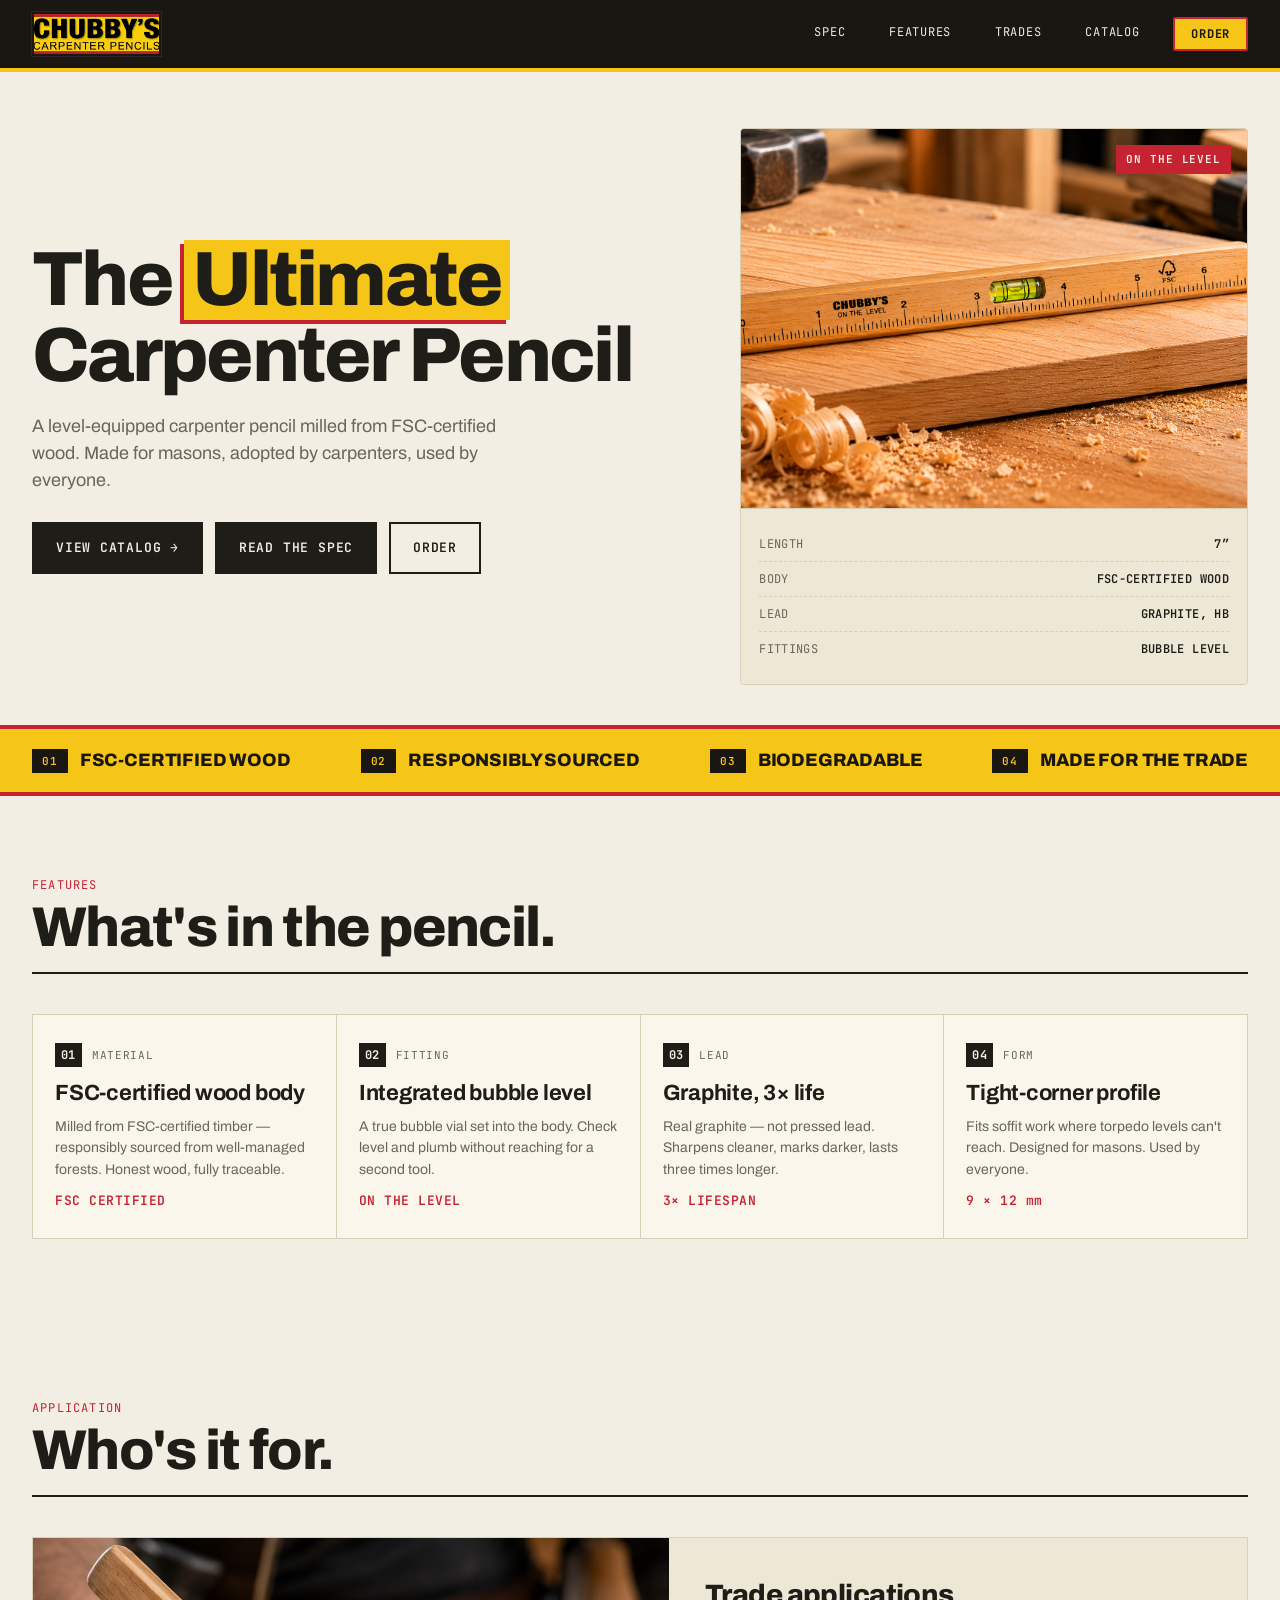
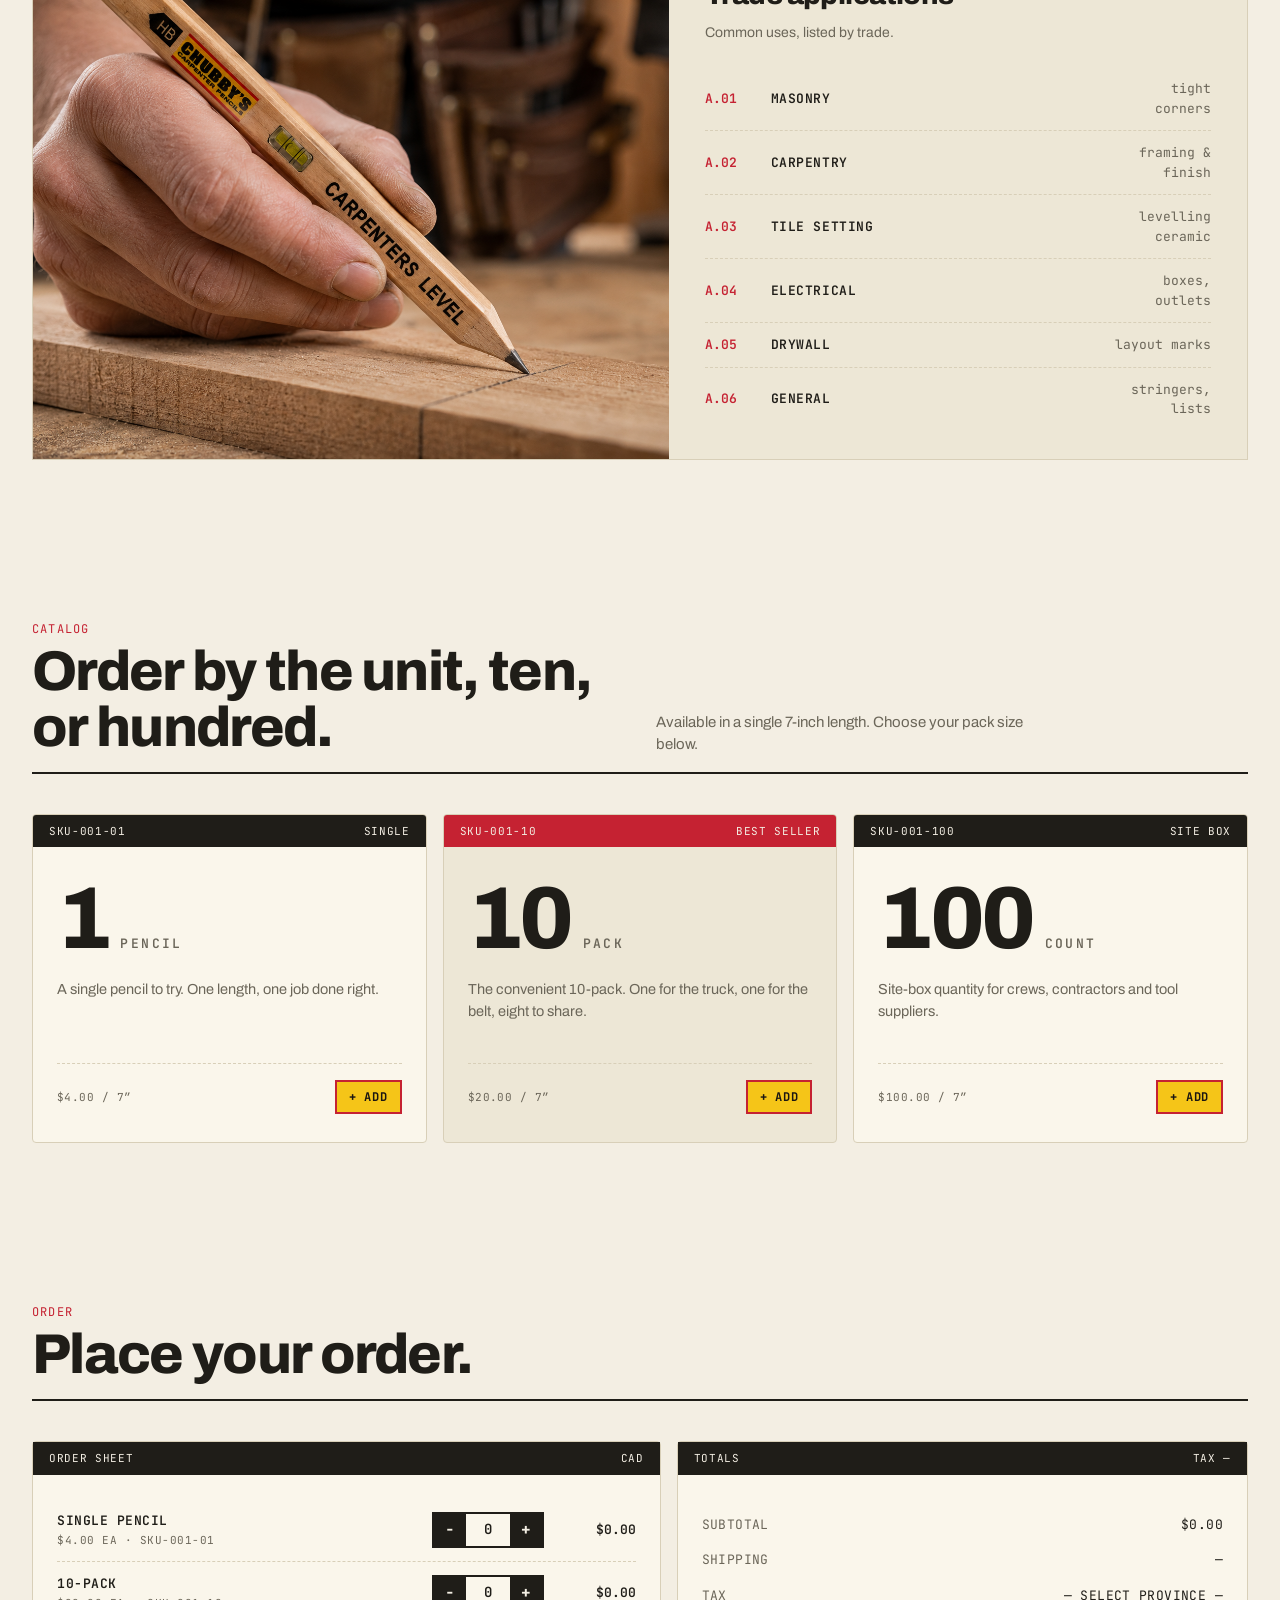
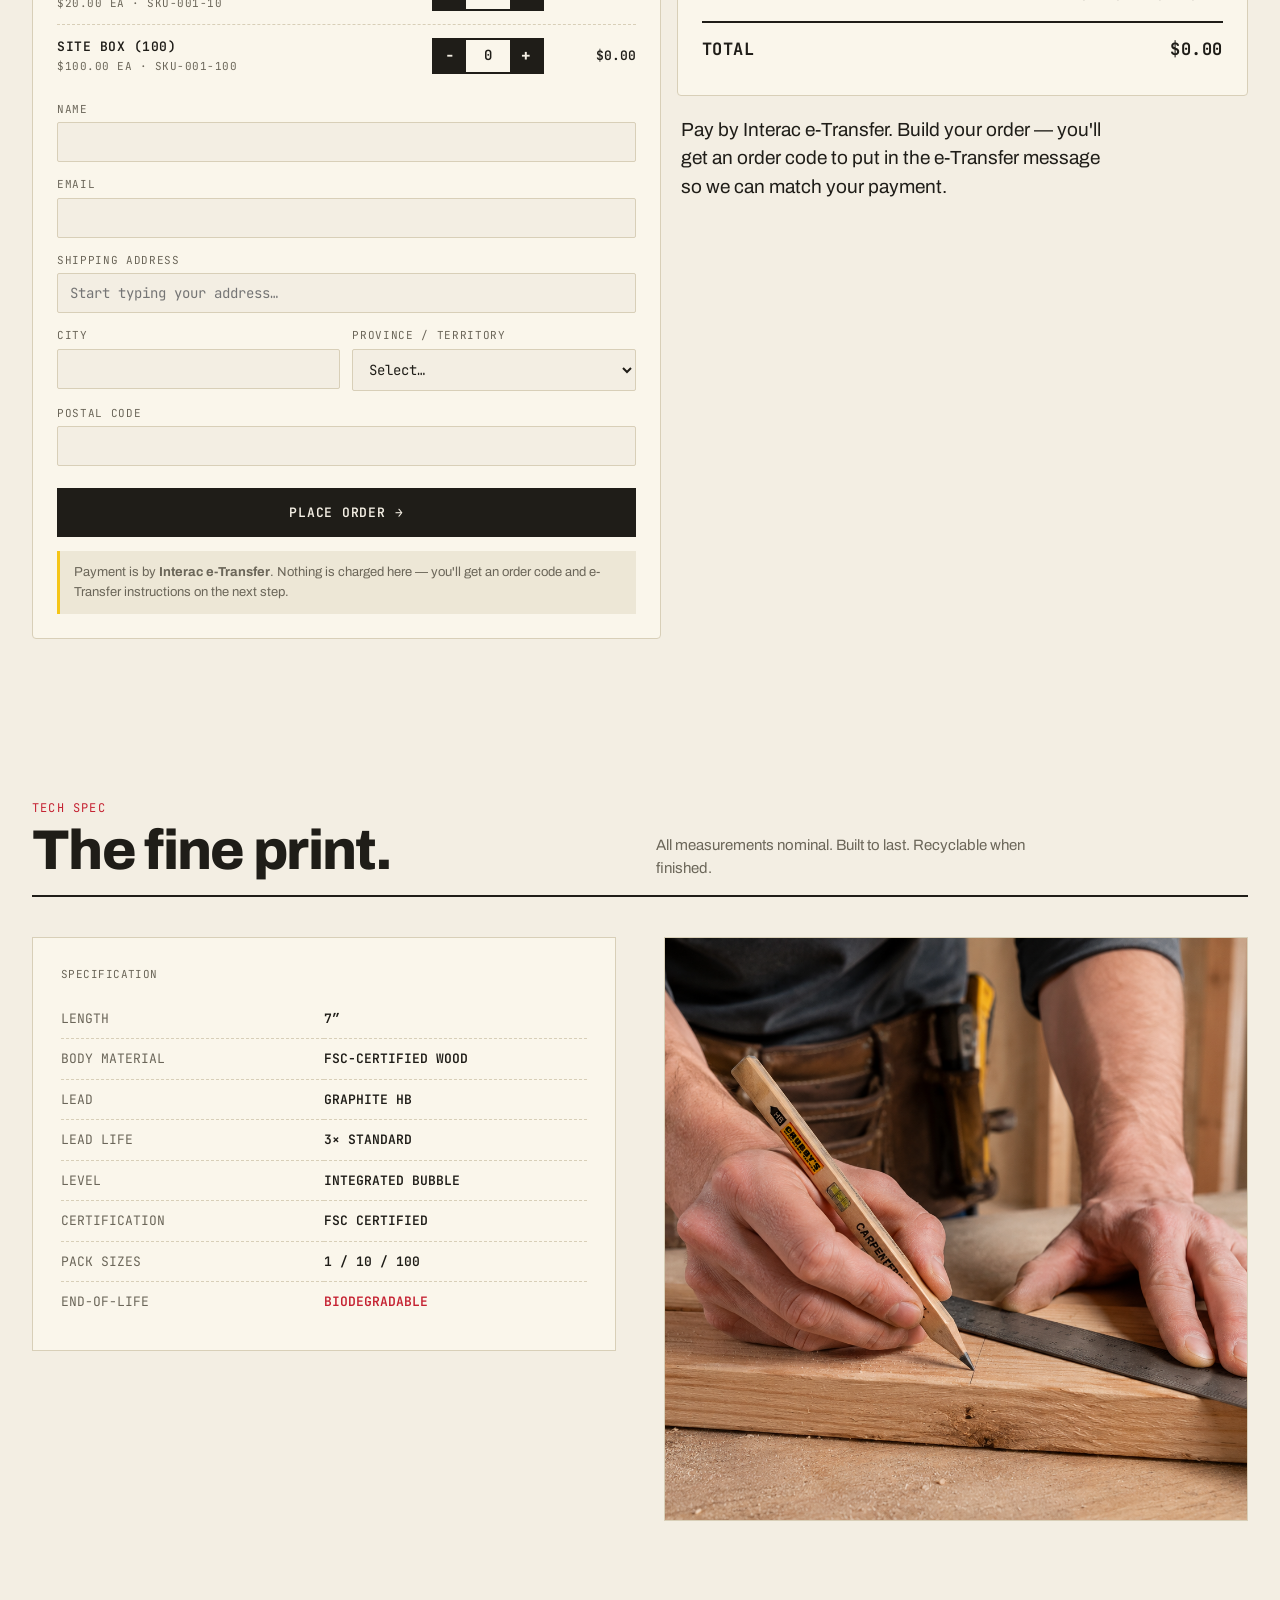
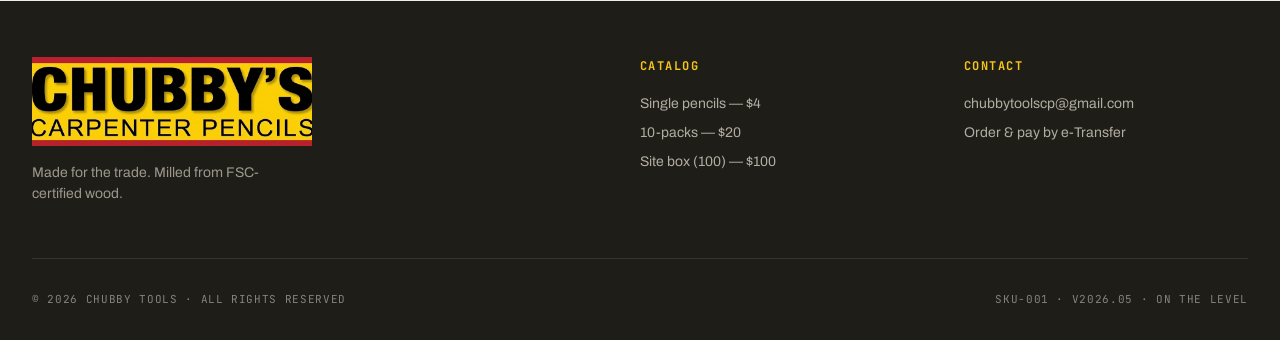
<file: index.html>
<!doctype html>
<html lang="en">
<head>
<meta charset="utf-8" />
<title>Chubby's Carpenter Pencils — The Ultimate Carpenter Pencil</title>
<meta name="viewport" content="width=device-width, initial-scale=1" />
<meta name="description" content="Chubby's Carpenter Pencils — FSC-certified wood, integrated bubble level, 3× graphite life. Made for the trade." />
<link rel="preconnect" href="https://fonts.googleapis.com" />
<link rel="preconnect" href="https://fonts.gstatic.com" crossorigin />
<link href="https://fonts.googleapis.com/css2?family=Archivo:wght@400;500;600;700;800&family=JetBrains+Mono:wght@400;500;600&display=swap" rel="stylesheet" />
<style>
  :root {
    --bg: #f3eee3;
    --paper: #faf6eb;
    --card: #ede7d6;
    --ink: #1f1d18;
    --ink-soft: #6b6659;
    --rule: #d8cfb8;
    --red: #c52232;
    --yellow: #f5c518;
    --yellow-soft: #fce58a;
    --tag-stitch: #1f1d18;
  }
  * { box-sizing: border-box; }
  html, body { margin: 0; padding: 0; }
  body {
    font-family: 'Archivo', system-ui, sans-serif;
    background: var(--bg); color: var(--ink);
    -webkit-font-smoothing: antialiased;
    line-height: 1.5;
  }
  .wrap { max-width: 1280px; margin: 0 auto; padding: 0 32px; }
  .mono { font-family: 'JetBrains Mono', monospace; }
  .micro {
    font-family: 'JetBrains Mono', monospace;
    font-size: 11px; letter-spacing: .04em; text-transform: uppercase;
    color: var(--ink-soft);
  }

  /* Header — always dark bg, always light text */
  header {
    background: #1a1612; color: #f0eadb;
    border-bottom: 4px solid var(--yellow);
    position: sticky; top: 0; z-index: 30;
  }
  .nav { display: grid; grid-template-columns: auto 1fr; gap: 32px; align-items: center; padding-top: 12px; padding-bottom: 12px; }
  .brand { display: flex; align-items: center; gap: 12px; color: #f0eadb; text-decoration: none; }
  .brand img.logo {
    display: block; height: 44px; width: auto;
    border: 2px solid #1a1612;
    box-shadow: 0 0 0 1px rgba(255,255,255,.08);
  }
  /* Footer-only inline brand tag (kept for the footer copy) */
  .brand-tag {
    display: flex; align-items: stretch; height: 36px;
    border: 2px solid var(--red); background: var(--yellow);
    color: #1a1612; font-family: 'Archivo', sans-serif; font-weight: 800;
    overflow: hidden;
  }
  .brand-tag .a { padding: 0 10px; display: grid; place-items: center; font-size: 17px; letter-spacing: -0.02em; }
  .brand-tag .b { padding: 0 8px; display: grid; place-items: center; font-size: 9px; line-height: 1.05; text-align: left; border-left: 2px solid var(--red); }
  nav.links { display: flex; gap: 24px; justify-content: flex-end; }
  nav.links a {
    color: #f0eadb; text-decoration: none;
    font-family: 'JetBrains Mono', monospace; font-size: 12px;
    letter-spacing: .06em; text-transform: uppercase;
    padding: 6px 10px; border-radius: 2px;
  }
  nav.links a:hover { background: rgba(255,255,255,.08); color: #fff; }
  nav.links a.order-btn {
    background: var(--yellow); color: #1a1612; font-weight: 700;
    border: 2px solid var(--red); border-radius: 2px; padding: 6px 16px;
  }
  nav.links a.order-btn:hover { background: var(--red); color: #fff; border-color: var(--red); }

  /* Hero */
  .hero { padding: 56px 0 40px; }
  .hero-grid { display: grid; grid-template-columns: 1.3fr 1fr; gap: 48px; align-items: center; }
  .hero h1 {
    font-family: 'Archivo', sans-serif; font-weight: 800;
    font-size: clamp(48px, 6vw, 84px); line-height: .95;
    letter-spacing: -0.035em; margin: 0 0 20px;
    text-wrap: balance; text-transform: none;
  }
  .hero h1 span.hi {
    background: var(--yellow); padding: 0 8px; box-shadow: -4px 4px 0 var(--red);
    display: inline-block; line-height: 1.05;
  }
  .hero p.lede { font-size: 18px; color: var(--ink-soft); max-width: 50ch; margin: 0 0 28px; }
  .cta-row { display: flex; gap: 12px; align-items: center; flex-wrap: wrap; }
  .btn {
    display: inline-flex; align-items: center; gap: 10px;
    padding: 14px 22px; border: 2px solid var(--ink); background: var(--ink); color: var(--bg);
    font-family: 'JetBrains Mono', monospace; font-weight: 600; font-size: 13px;
    letter-spacing: .06em; text-transform: uppercase; text-decoration: none;
    transition: background .15s, color .15s;
  }
  .btn:hover { background: var(--red); border-color: var(--red); color: #fff; }
  .btn.ghost { background: transparent; color: var(--ink); }
  .btn.ghost:hover { background: var(--ink); color: var(--bg); }
  .btn.ghost.order:hover { background: var(--yellow); border-color: var(--ink); color: var(--ink); }

  /* Hero image with spec callouts */
  .product-card {
    background: var(--paper); border: 1px solid var(--rule); border-radius: 4px;
    padding: 0; position: relative; overflow: hidden;
  }
  .product-photo { aspect-ratio: 4/3; overflow: hidden; position: relative; }
  .product-photo img { width: 100%; height: 100%; object-fit: cover; display: block; }
  .product-photo .stamp {
    position: absolute; top: 16px; right: 16px;
    background: var(--red); color: var(--paper);
    padding: 6px 10px;
    font-family: 'JetBrains Mono', monospace; font-size: 11px;
    letter-spacing: .08em; text-transform: uppercase; font-weight: 600;
  }
  .product-spec {
    padding: 18px; border-top: 1px solid var(--rule);
    background: var(--card);
  }
  .product-spec-row {
    display: flex; justify-content: space-between; padding: 8px 0;
    font-family: 'JetBrains Mono', monospace; font-size: 12px;
    letter-spacing: .03em; text-transform: uppercase;
    border-bottom: 1px dashed var(--rule);
  }
  .product-spec-row:last-child { border-bottom: none; }
  .product-spec-row .k { color: var(--ink-soft); }
  .product-spec-row .v { color: var(--ink); font-weight: 600; }

  /* Sustain Strip */
  .sus-band {
    background: var(--yellow); color: #1a1612;
    border-top: 4px solid var(--red); border-bottom: 4px solid var(--red);
    padding: 18px 0;
  }
  .sus-row {
    display: flex; gap: 32px; flex-wrap: wrap;
    font-family: 'Archivo', sans-serif; font-weight: 800;
    font-size: 18px; letter-spacing: -0.01em;
    justify-content: space-between; align-items: center;
  }
  .sus-row .item { display: inline-flex; align-items: center; gap: 12px; }
  .sus-row .pill {
    background: #1a1612; color: var(--yellow);
    padding: 4px 10px; font-family: 'JetBrains Mono', monospace;
    font-size: 11px; letter-spacing: .08em; text-transform: uppercase;
    font-weight: 600;
  }

  /* Section */
  section { padding: 80px 0; }
  .sec-head {
    display: grid; grid-template-columns: 1fr 1fr; gap: 32px;
    align-items: end; margin-bottom: 40px;
    padding-bottom: 16px; border-bottom: 2px solid var(--ink);
  }
  .sec-head .left .label { font-family: 'JetBrains Mono', monospace; font-size: 12px; letter-spacing: .1em; text-transform: uppercase; color: var(--red); margin-bottom: 6px; }
  .sec-head h2 {
    font-family: 'Archivo', sans-serif; font-weight: 800;
    font-size: clamp(34px, 4.4vw, 56px); line-height: 1; letter-spacing: -0.03em; margin: 0;
  }
  .sec-head .right { color: var(--ink-soft); font-size: 15px; max-width: 44ch; }

  /* Feature grid */
  .feature-grid {
    display: grid; grid-template-columns: repeat(4, 1fr); gap: 0;
    border: 1px solid var(--rule); background: var(--rule);
    gap: 1px;
  }
  .feature {
    background: var(--paper); padding: 28px 22px;
    display: flex; flex-direction: column; gap: 10px;
    min-height: 200px;
  }
  .feature .head {
    display: flex; align-items: center; gap: 10px;
    margin-bottom: 4px;
  }
  .feature .head .num {
    background: var(--ink); color: var(--bg);
    font-family: 'JetBrains Mono', monospace; font-weight: 700;
    font-size: 12px; padding: 3px 6px; letter-spacing: .04em;
  }
  .feature .head .tag {
    font-family: 'JetBrains Mono', monospace; font-size: 11px;
    letter-spacing: .06em; text-transform: uppercase; color: var(--ink-soft);
  }
  .feature h3 {
    font-family: 'Archivo', sans-serif; font-weight: 700;
    font-size: 22px; letter-spacing: -0.01em; margin: 0; line-height: 1.1;
  }
  .feature p { color: var(--ink-soft); font-size: 14px; margin: 0; line-height: 1.55; }
  .feature .val {
    margin-top: auto;
    font-family: 'JetBrains Mono', monospace; font-size: 13px;
    color: var(--red); letter-spacing: .04em; font-weight: 600;
  }

  /* Trades two-col */
  .trades-block {
    background: var(--card);
    margin-top: 32px; padding: 0;
    border: 1px solid var(--rule);
  }
  .trades-grid { display: grid; grid-template-columns: 1.1fr 1fr; align-items: stretch; }
  .trades-photo img { width: 100%; height: 100%; object-fit: cover; display: block; }
  .trades-list { padding: 36px 36px 28px; }
  .trades-list h3 { font-family: 'Archivo', sans-serif; font-weight: 800; font-size: 28px; margin: 0 0 6px; letter-spacing: -0.02em; }
  .trades-list .sub { color: var(--ink-soft); font-size: 14px; margin-bottom: 24px; }
  .trades-list ol { list-style: none; padding: 0; margin: 0; }
  .trades-list ol li {
    display: grid; grid-template-columns: 50px 1fr 100px;
    align-items: center; gap: 16px;
    padding: 12px 0; border-bottom: 1px dashed var(--rule);
    font-family: 'JetBrains Mono', monospace; font-size: 13px;
  }
  .trades-list ol li:last-child { border-bottom: none; }
  .trades-list ol li .idx { color: var(--red); font-weight: 600; }
  .trades-list ol li .who { color: var(--ink); font-weight: 600; text-transform: uppercase; letter-spacing: .04em; }
  .trades-list ol li .use { color: var(--ink-soft); text-align: right; }

  /* Catalog */
  .catalog-grid { display: grid; grid-template-columns: repeat(3, 1fr); gap: 16px; }
  .sku-card {
    background: var(--paper); border: 1px solid var(--rule); border-radius: 4px;
    position: relative; overflow: hidden;
    transition: transform .15s ease, border-color .15s ease;
  }
  .sku-card:hover { transform: translateY(-3px); border-color: var(--red); }
  .sku-card .tag-band {
    background: var(--ink); color: var(--bg);
    padding: 8px 16px; display: flex; justify-content: space-between;
    font-family: 'JetBrains Mono', monospace; font-size: 11px;
    letter-spacing: .06em; text-transform: uppercase;
  }
  .sku-card .body { padding: 28px 24px; }
  .sku-card .qty {
    font-family: 'Archivo', sans-serif; font-weight: 800;
    font-size: 88px; line-height: 1; letter-spacing: -0.04em; color: var(--ink);
    display: flex; align-items: baseline; gap: 12px;
  }
  .sku-card .qty .unit {
    font-family: 'JetBrains Mono', monospace;
    font-size: 13px; color: var(--ink-soft); font-weight: 600;
    letter-spacing: .18em; text-transform: uppercase;
  }
  .sku-card .desc { font-size: 14.5px; color: var(--ink-soft); margin: 16px 0 24px; min-height: 60px; }
  .sku-card .row { display: flex; justify-content: space-between; align-items: center; padding-top: 16px; border-top: 1px dashed var(--rule); }
  .sku-card .row .sku-no { font-family: 'JetBrains Mono', monospace; font-size: 11px; letter-spacing: .04em; color: var(--ink-soft); text-transform: uppercase; }
  .sku-card .row .add {
    background: var(--yellow); color: #1a1612;
    border: 2px solid var(--red); padding: 6px 12px;
    font-family: 'JetBrains Mono', monospace; font-size: 12px;
    font-weight: 700; letter-spacing: .06em; text-transform: uppercase;
    text-decoration: none;
  }
  .sku-card.featured { background: var(--card); }
  .sku-card.featured .tag-band { background: var(--red); }

  /* Order / checkout */
  .order-grid { display: grid; grid-template-columns: 1.1fr 1fr; gap: 16px; align-items: start; }
  .order-panel { background: var(--paper); border: 1px solid var(--rule); border-radius: 4px; }
  .order-panel .panel-band {
    background: var(--ink); color: var(--bg);
    padding: 8px 16px; display: flex; justify-content: space-between;
    font-family: 'JetBrains Mono', monospace; font-size: 11px;
    letter-spacing: .06em; text-transform: uppercase;
  }
  .order-panel .panel-body { padding: 24px; }
  .order-line {
    display: grid; grid-template-columns: 1fr auto auto; gap: 16px; align-items: center;
    padding: 12px 0; border-bottom: 1px dashed var(--rule);
    font-family: 'JetBrains Mono', monospace; font-size: 13px;
  }
  .order-line .name { text-transform: uppercase; letter-spacing: .04em; font-weight: 600; }
  .order-line .name .ea { display: block; color: var(--ink-soft); font-weight: 400; font-size: 11px; margin-top: 2px; }
  .order-line .amt { font-weight: 600; min-width: 76px; text-align: right; }
  .stepper { display: inline-flex; align-items: center; border: 2px solid var(--ink); }
  .stepper button {
    width: 32px; height: 32px; border: none; background: var(--ink); color: var(--bg);
    font-family: 'JetBrains Mono', monospace; font-size: 16px; font-weight: 700; cursor: pointer;
  }
  .stepper button:hover { background: var(--red); }
  .stepper .n { width: 44px; text-align: center; font-family: 'JetBrains Mono', monospace; font-weight: 600; font-size: 14px; }
  .totals { margin-top: 8px; }
  .totals .t-row {
    display: flex; justify-content: space-between; padding: 8px 0;
    font-family: 'JetBrains Mono', monospace; font-size: 13px;
    letter-spacing: .03em; text-transform: uppercase;
  }
  .totals .t-row .k { color: var(--ink-soft); }
  .totals .t-row.grand {
    border-top: 2px solid var(--ink); margin-top: 8px; padding-top: 14px;
    font-size: 17px; font-weight: 700;
  }
  .order-form label {
    display: block; font-family: 'JetBrains Mono', monospace; font-size: 11px;
    letter-spacing: .06em; text-transform: uppercase; color: var(--ink-soft);
    margin: 14px 0 5px;
  }
  .order-form input, .order-form select, .order-form textarea {
    width: 100%; padding: 10px 12px;
    border: 1px solid var(--rule); border-radius: 2px; background: var(--bg);
    font-family: 'JetBrains Mono', monospace; font-size: 14px; color: var(--ink);
  }
  .order-form input:focus, .order-form select:focus, .order-form textarea:focus {
    outline: 2px solid var(--yellow); border-color: var(--ink);
  }
  .order-form .two { display: grid; grid-template-columns: 1fr 1fr; gap: 12px; }
  .order-form button.btn { width: 100%; justify-content: center; margin-top: 22px; cursor: pointer; }
  .order-form button.btn:disabled { opacity: .5; cursor: not-allowed; }
  .order-note {
    margin-top: 14px; padding: 12px 14px; background: var(--card);
    border-left: 3px solid var(--yellow);
    font-size: 13px; color: var(--ink-soft); line-height: 1.5;
  }
  .addr-wrap { position: relative; }
  .addr-suggest {
    position: absolute; top: 100%; left: 0; right: 0; z-index: 20;
    background: var(--paper); border: 2px solid var(--ink); border-top: none;
    max-height: 240px; overflow-y: auto;
    box-shadow: 0 8px 16px rgba(0,0,0,.12);
  }
  .addr-suggest .opt {
    padding: 10px 12px; cursor: pointer;
    font-family: 'JetBrains Mono', monospace; font-size: 13px;
    border-bottom: 1px dashed var(--rule);
  }
  .addr-suggest .opt:last-child { border-bottom: none; }
  .addr-suggest .opt:hover, .addr-suggest .opt.active { background: var(--yellow); }
  .addr-suggest .opt .sub { display: block; font-size: 11px; color: var(--ink-soft); margin-top: 2px; }
  .order-intro {
    margin: 20px 4px 0; font-size: 19px; line-height: 1.5;
    color: var(--ink); max-width: 40ch;
  }
  /* Confirmation */
  .confirm-panel { display: none; }
  .confirm-panel.show { display: block; }
  .order-code-box {
    background: var(--yellow); border: 2px solid var(--red);
    padding: 18px; text-align: center; margin: 18px 0;
  }
  .order-code-box .lbl { font-family: 'JetBrains Mono', monospace; font-size: 11px; letter-spacing: .1em; text-transform: uppercase; color: #1a1612; }
  .order-code-box .code {
    font-family: 'Archivo', sans-serif; font-weight: 800; font-size: 42px;
    letter-spacing: .04em; color: #1a1612; line-height: 1.1;
  }
  .etransfer-steps { list-style: none; padding: 0; margin: 16px 0 0; }
  .etransfer-steps li {
    display: grid; grid-template-columns: 34px 1fr; gap: 12px; align-items: start;
    padding: 10px 0; border-bottom: 1px dashed var(--rule); font-size: 14px;
  }
  .etransfer-steps li:last-child { border-bottom: none; }
  .etransfer-steps li .stp {
    background: var(--ink); color: var(--bg); font-family: 'JetBrains Mono', monospace;
    font-size: 12px; font-weight: 700; padding: 3px 0; text-align: center;
  }
  .etransfer-steps li strong.mono { font-family: 'JetBrains Mono', monospace; }

  /* Footer */
  footer {
    background: var(--ink); color: var(--paper);
    padding: 56px 0 32px;
  }
  .foot-grid { display: grid; grid-template-columns: 2fr 1fr 1fr; gap: 40px; }
  .foot-grid h4 { font-family: 'JetBrains Mono', monospace; font-size: 12px; letter-spacing: .12em; text-transform: uppercase; color: var(--yellow); margin: 0 0 14px; }
  .foot-grid a { display: block; color: rgba(240,234,219,.7); text-decoration: none; padding: 4px 0; font-size: 14px; }
  .foot-grid a:hover { color: var(--paper); }
  .foot-bottom { display: flex; justify-content: space-between; padding-top: 32px; margin-top: 40px; border-top: 1px solid rgba(255,255,255,.1); font-family: 'JetBrains Mono', monospace; font-size: 11px; letter-spacing: .06em; text-transform: uppercase; color: rgba(240,234,219,.5); }

  @media (max-width: 900px) {
    .hero-grid { grid-template-columns: 1fr; }
    .order-grid { grid-template-columns: 1fr; }
    .feature-grid { grid-template-columns: 1fr; }
    .trades-grid { grid-template-columns: 1fr; }
    .catalog-grid { grid-template-columns: 1fr; }
    .sec-head { grid-template-columns: 1fr; }
    .foot-grid { grid-template-columns: 1fr 1fr; }
    nav.links { display: none; }
    .nav { grid-template-columns: 1fr; }
  }
</style>
</head>
<body>

<header>
  <div class="wrap nav">
    <a href="#" class="brand" aria-label="Chubby's Carpenter Pencils">
      <img class="logo" src="assets/logo.jpg" alt="Chubby's Carpenter Pencils" />
    </a>
    <nav class="links">
      <a href="#spec">Spec</a>
      <a href="#features">Features</a>
      <a href="#trades">Trades</a>
      <a href="#catalog">Catalog</a>
      <a href="#order" class="order-btn">Order</a>
    </nav>
  </div>
</header>

<div class="wrap">

  <section class="hero">
    <div class="hero-grid">
      <div>
        <h1>The <span class="hi">Ultimate</span> Carpenter Pencil</h1>
        <p class="lede">A level-equipped carpenter pencil milled from FSC-certified wood. Made for masons, adopted by carpenters, used by everyone.</p>
        <div class="cta-row">
          <a class="btn" href="#catalog">View catalog →</a>
          <a class="btn" href="#spec">Read the spec</a>
          <a class="btn ghost order" href="#order">Order</a>
        </div>
      </div>
      <div class="product-card">
        <div class="product-photo">
          <span class="stamp">On the Level</span>
          <img src="assets/pencil-hero.png" alt="Chubby's carpenter pencil with level and ruler" />
        </div>
        <div class="product-spec">
          <div class="product-spec-row"><span class="k">Length</span><span class="v">7&Prime;</span></div>
          <div class="product-spec-row"><span class="k">Body</span><span class="v">FSC-CERTIFIED WOOD</span></div>
          <div class="product-spec-row"><span class="k">Lead</span><span class="v">GRAPHITE, HB</span></div>
          <div class="product-spec-row"><span class="k">Fittings</span><span class="v">BUBBLE LEVEL</span></div>
        </div>
      </div>
    </div>
  </section>

</div>

<div class="sus-band">
  <div class="wrap sus-row">
    <div class="item"><span class="pill">01</span> FSC-CERTIFIED WOOD</div>
    <div class="item"><span class="pill">02</span> RESPONSIBLY SOURCED</div>
    <div class="item"><span class="pill">03</span> BIODEGRADABLE</div>
    <div class="item"><span class="pill">04</span> MADE FOR THE TRADE</div>
  </div>
</div>

<div class="wrap">
  <section id="features">
    <div class="sec-head">
      <div class="left">
        <div class="label">Features</div>
        <h2>What's in the pencil.</h2>
      </div>
    </div>

    <div class="feature-grid">
      <div class="feature">
        <div class="head"><span class="num">01</span><span class="tag">Material</span></div>
        <h3>FSC-certified wood body</h3>
        <p>Milled from FSC-certified timber — responsibly sourced from well-managed forests. Honest wood, fully traceable.</p>
        <div class="val">FSC CERTIFIED</div>
      </div>
      <div class="feature">
        <div class="head"><span class="num">02</span><span class="tag">Fitting</span></div>
        <h3>Integrated bubble level</h3>
        <p>A true bubble vial set into the body. Check level and plumb without reaching for a second tool.</p>
        <div class="val">ON THE LEVEL</div>
      </div>
      <div class="feature">
        <div class="head"><span class="num">03</span><span class="tag">Lead</span></div>
        <h3>Graphite, 3× life</h3>
        <p>Real graphite — not pressed lead. Sharpens cleaner, marks darker, lasts three times longer.</p>
        <div class="val">3× LIFESPAN</div>
      </div>
      <div class="feature">
        <div class="head"><span class="num">04</span><span class="tag">Form</span></div>
        <h3>Tight-corner profile</h3>
        <p>Fits soffit work where torpedo levels can't reach. Designed for masons. Used by everyone.</p>
        <div class="val">9 × 12 mm</div>
      </div>
    </div>
  </section>

  <section id="trades">
    <div class="sec-head">
      <div class="left">
        <div class="label">Application</div>
        <h2>Who's it for.</h2>
      </div>
    </div>

    <div class="trades-block">
      <div class="trades-grid">
        <div class="trades-photo">
          <img src="assets/pencil-hand.png" alt="Hand marking timber with Chubby's pencil" />
        </div>
        <div class="trades-list">
          <h3>Trade applications</h3>
          <div class="sub">Common uses, listed by trade.</div>
          <ol>
            <li><span class="idx">A.01</span><span class="who">Masonry</span><span class="use">tight corners</span></li>
            <li><span class="idx">A.02</span><span class="who">Carpentry</span><span class="use">framing &amp; finish</span></li>
            <li><span class="idx">A.03</span><span class="who">Tile setting</span><span class="use">levelling ceramic</span></li>
            <li><span class="idx">A.04</span><span class="who">Electrical</span><span class="use">boxes, outlets</span></li>
            <li><span class="idx">A.05</span><span class="who">Drywall</span><span class="use">layout marks</span></li>
            <li><span class="idx">A.06</span><span class="who">General</span><span class="use">stringers, lists</span></li>
          </ol>
        </div>
      </div>
    </div>
  </section>

  <section id="catalog">
    <div class="sec-head">
      <div class="left">
        <div class="label">Catalog</div>
        <h2>Order by the unit, ten, or hundred.</h2>
      </div>
      <div class="right">Available in a single 7-inch length. Choose your pack size below.</div>
    </div>

    <div class="catalog-grid">
      <div class="sku-card">
        <div class="tag-band"><span>SKU-001-01</span><span>SINGLE</span></div>
        <div class="body">
          <div class="qty">1<span class="unit">pencil</span></div>
          <p class="desc">A single pencil to try. One length, one job done right.</p>
          <div class="row"><span class="sku-no">$4.00 / 7&Prime;</span><a class="add" href="#order" data-add="single">+ ADD</a></div>
        </div>
      </div>
      <div class="sku-card featured">
        <div class="tag-band"><span>SKU-001-10</span><span>BEST SELLER</span></div>
        <div class="body">
          <div class="qty">10<span class="unit">pack</span></div>
          <p class="desc">The convenient 10-pack. One for the truck, one for the belt, eight to share.</p>
          <div class="row"><span class="sku-no">$20.00 / 7&Prime;</span><a class="add" href="#order" data-add="ten">+ ADD</a></div>
        </div>
      </div>
      <div class="sku-card">
        <div class="tag-band"><span>SKU-001-100</span><span>SITE BOX</span></div>
        <div class="body">
          <div class="qty">100<span class="unit">count</span></div>
          <p class="desc">Site-box quantity for crews, contractors and tool suppliers.</p>
          <div class="row"><span class="sku-no">$100.00 / 7&Prime;</span><a class="add" href="#order" data-add="hundred">+ ADD</a></div>
        </div>
      </div>
    </div>
  </section>

  <section id="order">
    <div class="sec-head">
      <div class="left">
        <div class="label">Order</div>
        <h2>Place your order.</h2>
      </div>
    </div>

    <div class="order-grid">
      <!-- Left: cart + customer details -->
      <div class="order-panel" id="order-build">
        <div class="panel-band"><span>ORDER SHEET</span><span>CAD</span></div>
        <div class="panel-body">
          <div class="order-line">
            <span class="name">Single pencil<span class="ea">$4.00 ea · SKU-001-01</span></span>
            <span class="stepper"><button type="button" data-step="single" data-dir="-1" aria-label="Fewer singles">−</button><span class="n" id="qty-single">0</span><button type="button" data-step="single" data-dir="1" aria-label="More singles">+</button></span>
            <span class="amt" id="amt-single">$0.00</span>
          </div>
          <div class="order-line">
            <span class="name">10-pack<span class="ea">$20.00 ea · SKU-001-10</span></span>
            <span class="stepper"><button type="button" data-step="ten" data-dir="-1" aria-label="Fewer 10-packs">−</button><span class="n" id="qty-ten">0</span><button type="button" data-step="ten" data-dir="1" aria-label="More 10-packs">+</button></span>
            <span class="amt" id="amt-ten">$0.00</span>
          </div>
          <div class="order-line" style="border-bottom:none;">
            <span class="name">Site box (100)<span class="ea">$100.00 ea · SKU-001-100</span></span>
            <span class="stepper"><button type="button" data-step="hundred" data-dir="-1" aria-label="Fewer site boxes">−</button><span class="n" id="qty-hundred">0</span><button type="button" data-step="hundred" data-dir="1" aria-label="More site boxes">+</button></span>
            <span class="amt" id="amt-hundred">$0.00</span>
          </div>

          <form class="order-form" id="order-form" novalidate>
            <label for="of-name">Name</label>
            <input id="of-name" name="name" type="text" autocomplete="name" required />
            <label for="of-email">Email</label>
            <input id="of-email" name="email" type="email" autocomplete="email" required />
            <label for="of-address">Shipping address</label>
            <div class="addr-wrap">
              <input id="of-address" name="address" type="text" autocomplete="street-address" placeholder="Start typing your address…" required />
              <div class="addr-suggest" id="addr-suggest" hidden></div>
            </div>
            <div class="two">
              <div>
                <label for="of-city">City</label>
                <input id="of-city" name="city" type="text" autocomplete="address-level2" required />
              </div>
              <div>
                <label for="of-province">Province / Territory</label>
                <select id="of-province" name="province" required>
                  <option value="" selected disabled>Select…</option>
                  <option value="AB">Alberta</option>
                  <option value="BC">British Columbia</option>
                  <option value="MB">Manitoba</option>
                  <option value="NB">New Brunswick</option>
                  <option value="NL">Newfoundland and Labrador</option>
                  <option value="NS">Nova Scotia</option>
                  <option value="NT">Northwest Territories</option>
                  <option value="NU">Nunavut</option>
                  <option value="ON">Ontario</option>
                  <option value="PE">Prince Edward Island</option>
                  <option value="QC">Quebec</option>
                  <option value="SK">Saskatchewan</option>
                  <option value="YT">Yukon</option>
                </select>
              </div>
            </div>
            <label for="of-postal">Postal code</label>
            <input id="of-postal" name="postal" type="text" autocomplete="postal-code" required />
            <button class="btn" type="submit" id="place-order">Place order →</button>
            <div class="order-note">Payment is by <strong>Interac e-Transfer</strong>. Nothing is charged here — you'll get an order code and e-Transfer instructions on the next step.</div>
          </form>
        </div>
      </div>

      <!-- Right: totals, then confirmation after ordering -->
      <div>
        <div class="order-panel">
          <div class="panel-band"><span>TOTALS</span><span id="tax-label">TAX —</span></div>
          <div class="panel-body totals">
            <div class="t-row"><span class="k">Subtotal</span><span id="t-sub">$0.00</span></div>
            <div class="t-row"><span class="k">Shipping</span><span id="t-ship">—</span></div>
            <div class="t-row"><span class="k" id="t-tax-k">Tax</span><span id="t-tax">—</span></div>
            <div class="t-row grand"><span>Total</span><span id="t-total">$0.00</span></div>
          </div>
        </div>

        <div class="order-panel confirm-panel" id="confirm" style="margin-top:16px;">
          <div class="panel-band" style="background: var(--red);"><span>ORDER PLACED</span><span>PAY BY E-TRANSFER</span></div>
          <div class="panel-body">
            <div class="order-code-box">
              <div class="lbl">Your order code</div>
              <div class="code" id="confirm-code">CHB-00000</div>
            </div>
            <ol class="etransfer-steps">
              <li><span class="stp">1</span><span>Open your banking app and send an <strong>Interac e-Transfer</strong> for <strong class="mono" id="confirm-total">$0.00</strong> to <strong class="mono">chubbytoolscp@gmail.com</strong></span></li>
              <li><span class="stp">2</span><span>Put your order code <strong class="mono" id="confirm-code2">CHB-00000</strong> in the e-Transfer <strong>message</strong> — that's how we match your payment to your order.</span></li>
              <li><span class="stp">3</span><span>We ship within 48h of payment and confirm to your email.</span></li>
            </ol>
            <div class="order-note" id="confirm-note">Your order details have been sent to us.</div>
          </div>
        </div>

        <p class="order-intro">Pay by Interac e-Transfer. Build your order — you'll get an order code to put in the e-Transfer message so we can match your payment.</p>
      </div>
    </div>
  </section>

  <section id="spec">
    <div class="sec-head">
      <div class="left">
        <div class="label">Tech Spec</div>
        <h2>The fine print.</h2>
      </div>
      <div class="right">All measurements nominal. Built to last. Recyclable when finished.</div>
    </div>

    <div style="display:grid; grid-template-columns: 1fr 1fr; gap: 48px; align-items: start;">
      <div style="background: var(--paper); border: 1px solid var(--rule); padding: 28px;">
        <div class="micro" style="margin-bottom: 16px;">Specification</div>
        <table style="width:100%; border-collapse: collapse; font-family: 'JetBrains Mono', monospace; font-size: 13px;">
          <tr><td style="padding: 10px 0; color:var(--ink-soft); width: 50%;">LENGTH</td><td style="padding: 10px 0; font-weight:600;">7&Prime;</td></tr>
          <tr><td style="padding: 10px 0; color:var(--ink-soft); border-top: 1px dashed var(--rule);">BODY MATERIAL</td><td style="padding: 10px 0; font-weight:600; border-top: 1px dashed var(--rule);">FSC-CERTIFIED WOOD</td></tr>
          <tr><td style="padding: 10px 0; color:var(--ink-soft); border-top: 1px dashed var(--rule);">LEAD</td><td style="padding: 10px 0; font-weight:600; border-top: 1px dashed var(--rule);">GRAPHITE HB</td></tr>
          <tr><td style="padding: 10px 0; color:var(--ink-soft); border-top: 1px dashed var(--rule);">LEAD LIFE</td><td style="padding: 10px 0; font-weight:600; border-top: 1px dashed var(--rule);">3× STANDARD</td></tr>
          <tr><td style="padding: 10px 0; color:var(--ink-soft); border-top: 1px dashed var(--rule);">LEVEL</td><td style="padding: 10px 0; font-weight:600; border-top: 1px dashed var(--rule);">INTEGRATED BUBBLE</td></tr>
          <tr><td style="padding: 10px 0; color:var(--ink-soft); border-top: 1px dashed var(--rule);">CERTIFICATION</td><td style="padding: 10px 0; font-weight:600; border-top: 1px dashed var(--rule);">FSC CERTIFIED</td></tr>
          <tr><td style="padding: 10px 0; color:var(--ink-soft); border-top: 1px dashed var(--rule);">PACK SIZES</td><td style="padding: 10px 0; font-weight:600; border-top: 1px dashed var(--rule);">1 / 10 / 100</td></tr>
          <tr><td style="padding: 10px 0; color:var(--ink-soft); border-top: 1px dashed var(--rule);">END-OF-LIFE</td><td style="padding: 10px 0; font-weight:600; color: var(--red); border-top: 1px dashed var(--rule);">BIODEGRADABLE</td></tr>
        </table>
      </div>
      <div style="aspect-ratio: 1/1; overflow: hidden; border: 1px solid var(--rule);">
        <img src="assets/pencil-square.png" alt="Chubby's pencil with steel square" style="width:100%; height:100%; object-fit:cover;" />
      </div>
    </div>
  </section>

</div>

<footer id="contact">
  <div class="wrap">
    <div class="foot-grid">
      <div>
        <img src="assets/logo.jpg" alt="Chubby's Carpenter Pencils" style="display:block; width:100%; max-width:280px; height:auto; margin-bottom:16px;" />
        <p style="color: rgba(240,234,219,.6); font-size: 14px; margin-top: 16px; max-width: 32ch;">Made for the trade. Milled from FSC-certified wood.</p>
      </div>
      <div>
        <h4>Catalog</h4>
        <a href="#catalog">Single pencils — $4</a>
        <a href="#catalog">10-packs — $20</a>
        <a href="#catalog">Site box (100) — $100</a>
      </div>
      <div>
        <h4>Contact</h4>
        <a href="mailto:chubbytoolscp@gmail.com">chubbytoolscp@gmail.com</a>
        <a href="#order">Order &amp; pay by e-Transfer</a>
      </div>
    </div>
    <div class="foot-bottom">
      <span>© 2026 CHUBBY TOOLS · ALL RIGHTS RESERVED</span>
      <span>SKU-001 · v2026.05 · ON THE LEVEL</span>
    </div>
  </div>
</footer>

<script src="main.js" defer></script>
</body>
</html>
</file>
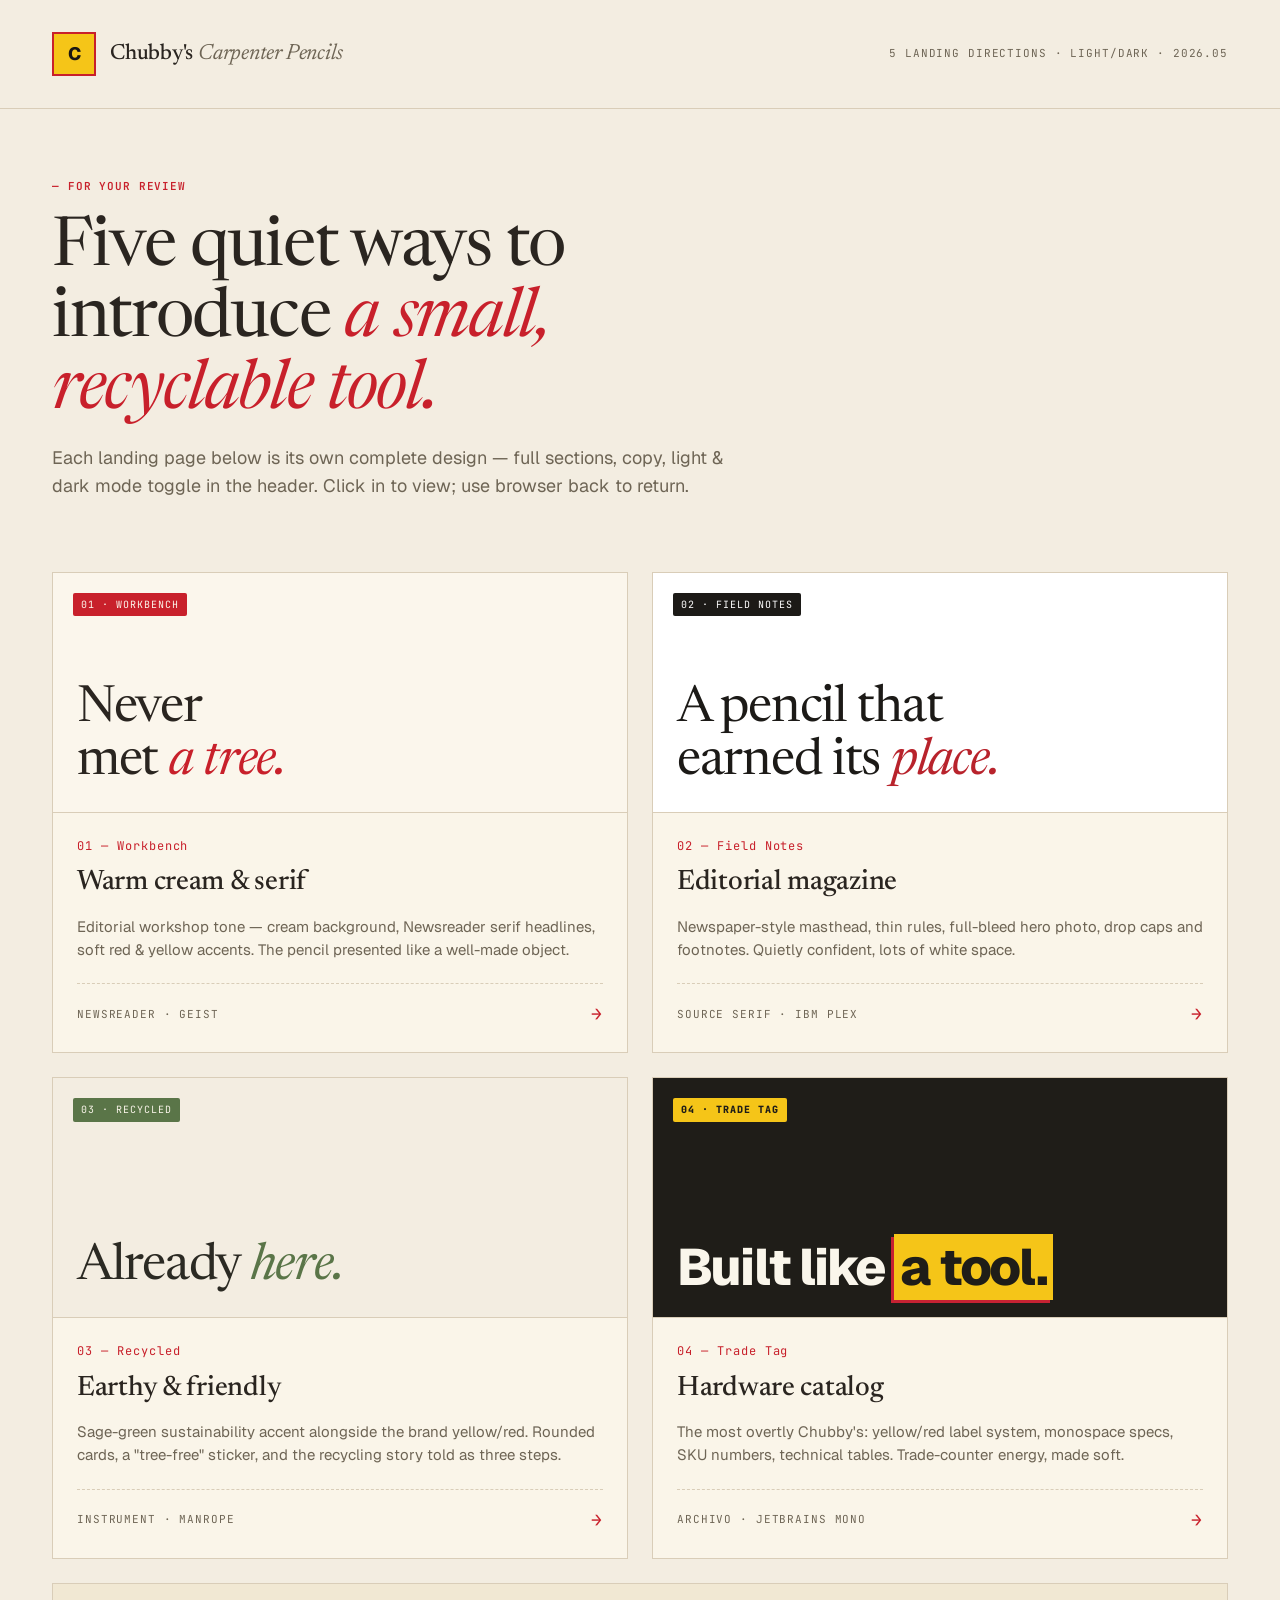
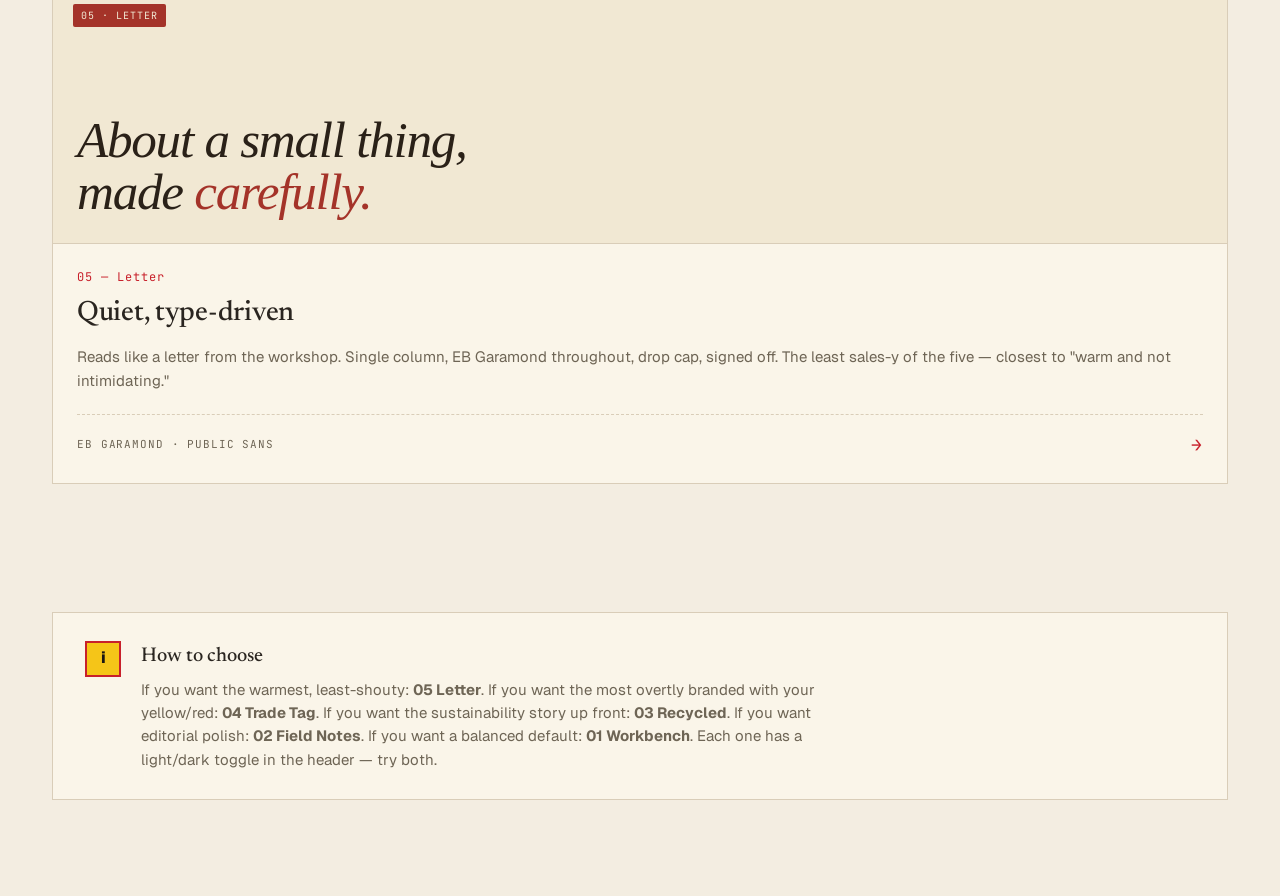
<file: project/index.html>
<!doctype html>
<html lang="en">
<head>
<meta charset="utf-8" />
<title>Chubby's — Five Landing Page Directions</title>
<meta name="viewport" content="width=device-width, initial-scale=1" />
<link rel="preconnect" href="https://fonts.googleapis.com" />
<link rel="preconnect" href="https://fonts.gstatic.com" crossorigin />
<link href="https://fonts.googleapis.com/css2?family=Newsreader:opsz,wght@6..72,400;6..72,500&family=Geist:wght@400;500;600;700&family=JetBrains+Mono:wght@400;500&display=swap" rel="stylesheet" />
<style>
  :root {
    --bg: #f3ede1;
    --paper: #faf5e9;
    --ink: #2a2520;
    --ink-soft: #6e6555;
    --rule: #d9cdb8;
    --red: #c8202b;
    --yellow: #f5c518;
  }
  * { box-sizing: border-box; }
  html, body { margin: 0; padding: 0; }
  body {
    font-family: 'Geist', system-ui, sans-serif;
    background: var(--bg); color: var(--ink);
    -webkit-font-smoothing: antialiased;
    line-height: 1.55;
  }
  .wrap { max-width: 1240px; margin: 0 auto; padding: 0 32px; }
  .mono { font-family: 'JetBrains Mono', monospace; font-size: 11px; letter-spacing: .08em; text-transform: uppercase; color: var(--ink-soft); }

  header {
    padding: 32px 0;
    border-bottom: 1px solid var(--rule);
  }
  .head-row { display: flex; align-items: center; justify-content: space-between; gap: 24px; flex-wrap: wrap; }
  .brand { display: flex; align-items: center; gap: 14px; }
  .brand-mark {
    width: 44px; height: 44px;
    background: var(--yellow); border: 2px solid var(--red);
    display: grid; place-items: center; font-weight: 800;
    font-size: 18px; color: #1a1612;
  }
  .brand-name { font-family: 'Newsreader', serif; font-size: 22px; font-weight: 500; letter-spacing: -0.01em; }
  .brand-name em { font-style: italic; color: var(--ink-soft); font-weight: 400; }

  .intro { padding: 64px 0 48px; }
  .intro h1 {
    font-family: 'Newsreader', serif; font-weight: 400;
    font-size: clamp(40px, 5.5vw, 68px); line-height: 1.05; letter-spacing: -0.02em;
    margin: 16px 0 16px; text-wrap: balance; max-width: 18ch;
  }
  .intro h1 em { font-style: italic; color: var(--red); }
  .intro p {
    font-size: 18px; color: var(--ink-soft);
    max-width: 56ch; margin: 0;
  }

  .grid {
    display: grid; grid-template-columns: repeat(2, 1fr);
    gap: 24px; padding: 24px 0 96px;
  }

  .card {
    background: var(--paper); border: 1px solid var(--rule);
    text-decoration: none; color: var(--ink);
    display: flex; flex-direction: column;
    transition: transform .2s ease, border-color .2s ease, box-shadow .2s ease;
    overflow: hidden;
    position: relative;
  }
  .card:hover {
    transform: translateY(-4px);
    border-color: var(--red);
    box-shadow: 0 30px 50px -30px rgba(60,40,20,.3);
  }
  .card .preview {
    height: 240px; padding: 24px;
    display: flex; align-items: end; justify-content: space-between; gap: 16px;
    border-bottom: 1px solid var(--rule);
    position: relative; overflow: hidden;
  }
  .card .preview .preview-title {
    font-size: clamp(36px, 4vw, 52px); line-height: 1.02; letter-spacing: -0.025em;
    max-width: 11ch; text-wrap: balance;
  }
  .card .preview .preview-tag {
    font-family: 'JetBrains Mono', monospace; font-size: 10px;
    letter-spacing: .1em; text-transform: uppercase;
    padding: 4px 8px; border-radius: 2px;
    align-self: flex-start; position: absolute; top: 20px; left: 20px;
  }
  .card .body { padding: 24px; display: flex; flex-direction: column; gap: 6px; flex: 1; }
  .card .body .num { font-family: 'JetBrains Mono', monospace; font-size: 12px; letter-spacing: .08em; color: var(--red); }
  .card .body h3 { font-family: 'Newsreader', serif; font-weight: 500; font-size: 28px; letter-spacing: -0.01em; margin: 0; }
  .card .body p { font-size: 15px; color: var(--ink-soft); margin: 4px 0 0; }
  .card .body .meta {
    margin-top: 16px; padding-top: 16px;
    border-top: 1px dashed var(--rule);
    display: flex; justify-content: space-between; align-items: center;
    font-family: 'JetBrains Mono', monospace; font-size: 11px;
    letter-spacing: .08em; text-transform: uppercase; color: var(--ink-soft);
  }
  .card .body .meta .arrow { color: var(--red); font-size: 18px; }

  /* Per-card preview themes */
  .card.c1 .preview { background: #fbf6ec; color: #2a2520; font-family: 'Newsreader', serif; }
  .card.c1 .preview-title em { font-style: italic; color: #c8202b; }
  .card.c1 .preview .preview-tag { background: #c8202b; color: #fbf6ec; }

  .card.c2 .preview { background: #ffffff; color: #1c1a17; font-family: 'Newsreader', serif; }
  .card.c2 .preview-title em { font-style: italic; color: #b8232c; }
  .card.c2 .preview .preview-tag { background: #1c1a17; color: #fff; }

  .card.c3 .preview { background: #f3ede1; color: #2b2a23; font-family: 'Newsreader', serif; }
  .card.c3 .preview-title em { font-style: italic; color: #5a7548; }
  .card.c3 .preview .preview-tag { background: #5a7548; color: #faf5ea; }

  .card.c4 .preview { background: #1f1d18; color: #faf6eb; font-family: 'Geist', sans-serif; font-weight: 800; }
  .card.c4 .preview-title { letter-spacing: -0.035em; }
  .card.c4 .preview-title em { font-style: normal; background: #f5c518; color: #1f1d18; padding: 0 6px; box-shadow: -3px 3px 0 #c52232; }
  .card.c4 .preview .preview-tag { background: #f5c518; color: #1f1d18; }

  .card.c5 .preview { background: #f1e8d3; color: #2a2118; font-family: 'EB Garamond', serif; font-style: italic; }
  .card.c5 .preview-title em { color: #a43329; }
  .card.c5 .preview .preview-tag { background: #a43329; color: #f1e8d3; font-style: normal; }

  /* Notes */
  .notes {
    margin: 32px 0 96px;
    padding: 28px 32px;
    background: var(--paper); border: 1px solid var(--rule);
    display: grid; grid-template-columns: auto 1fr; gap: 20px; align-items: start;
  }
  .notes .icon {
    width: 36px; height: 36px;
    background: var(--yellow); border: 2px solid var(--red);
    display: grid; place-items: center; font-weight: 800; color: #1a1612;
    flex-shrink: 0;
  }
  .notes h4 { font-family: 'Newsreader', serif; font-weight: 500; font-size: 20px; margin: 0 0 6px; }
  .notes p { color: var(--ink-soft); font-size: 15px; margin: 0; max-width: 70ch; }

  @media (max-width: 800px) {
    .grid { grid-template-columns: 1fr; }
    .card .preview { height: 200px; }
  }
</style>
</head>
<body>

<header>
  <div class="wrap head-row">
    <div class="brand">
      <span class="brand-mark">C</span>
      <span class="brand-name">Chubby's <em>Carpenter Pencils</em></span>
    </div>
    <span class="mono">5 Landing Directions · Light/Dark · 2026.05</span>
  </div>
</header>

<div class="wrap">

  <section class="intro">
    <span class="mono" style="color: var(--red); font-weight: 600;">— For your review</span>
    <h1>Five quiet ways to introduce <em>a small, recyclable tool.</em></h1>
    <p>Each landing page below is its own complete design — full sections, copy, light &amp; dark mode toggle in the header. Click in to view; use browser back to return.</p>
  </section>

  <div class="grid">

    <a class="card c1" href="01-workbench.html">
      <div class="preview">
        <span class="preview-tag">01 · Workbench</span>
        <span class="preview-title">Never met <em>a tree.</em></span>
      </div>
      <div class="body">
        <span class="num">01 — Workbench</span>
        <h3>Warm cream &amp; serif</h3>
        <p>Editorial workshop tone — cream background, Newsreader serif headlines, soft red &amp; yellow accents. The pencil presented like a well-made object.</p>
        <div class="meta"><span>Newsreader · Geist</span><span class="arrow">→</span></div>
      </div>
    </a>

    <a class="card c2" href="02-field-notes.html">
      <div class="preview">
        <span class="preview-tag">02 · Field Notes</span>
        <span class="preview-title">A pencil that earned its <em>place.</em></span>
      </div>
      <div class="body">
        <span class="num">02 — Field Notes</span>
        <h3>Editorial magazine</h3>
        <p>Newspaper-style masthead, thin rules, full-bleed hero photo, drop caps and footnotes. Quietly confident, lots of white space.</p>
        <div class="meta"><span>Source Serif · IBM Plex</span><span class="arrow">→</span></div>
      </div>
    </a>

    <a class="card c3" href="03-recycled.html">
      <div class="preview">
        <span class="preview-tag">03 · Recycled</span>
        <span class="preview-title">Already <em>here.</em></span>
      </div>
      <div class="body">
        <span class="num">03 — Recycled</span>
        <h3>Earthy &amp; friendly</h3>
        <p>Sage-green sustainability accent alongside the brand yellow/red. Rounded cards, a "tree-free" sticker, and the recycling story told as three steps.</p>
        <div class="meta"><span>Instrument · Manrope</span><span class="arrow">→</span></div>
      </div>
    </a>

    <a class="card c4" href="04-trade-tag.html">
      <div class="preview">
        <span class="preview-tag">04 · Trade Tag</span>
        <span class="preview-title">Built like <em>a tool.</em></span>
      </div>
      <div class="body">
        <span class="num">04 — Trade Tag</span>
        <h3>Hardware catalog</h3>
        <p>The most overtly Chubby's: yellow/red label system, monospace specs, SKU numbers, technical tables. Trade-counter energy, made soft.</p>
        <div class="meta"><span>Archivo · JetBrains Mono</span><span class="arrow">→</span></div>
      </div>
    </a>

    <a class="card c5" href="05-letter.html" style="grid-column: span 2;">
      <div class="preview" style="height: 260px;">
        <span class="preview-tag">05 · Letter</span>
        <span class="preview-title" style="max-width: 24ch;">About a small thing, made <em>carefully.</em></span>
      </div>
      <div class="body">
        <span class="num">05 — Letter</span>
        <h3>Quiet, type-driven</h3>
        <p>Reads like a letter from the workshop. Single column, EB Garamond throughout, drop cap, signed off. The least sales-y of the five — closest to "warm and not intimidating."</p>
        <div class="meta"><span>EB Garamond · Public Sans</span><span class="arrow">→</span></div>
      </div>
    </a>

  </div>

  <div class="notes">
    <div class="icon">i</div>
    <div>
      <h4>How to choose</h4>
      <p>If you want the warmest, least-shouty: <strong>05 Letter</strong>. If you want the most overtly branded with your yellow/red: <strong>04 Trade Tag</strong>. If you want the sustainability story up front: <strong>03 Recycled</strong>. If you want editorial polish: <strong>02 Field Notes</strong>. If you want a balanced default: <strong>01 Workbench</strong>. Each one has a light/dark toggle in the header — try both.</p>
    </div>
  </div>

</div>

</body>
</html>
</file>
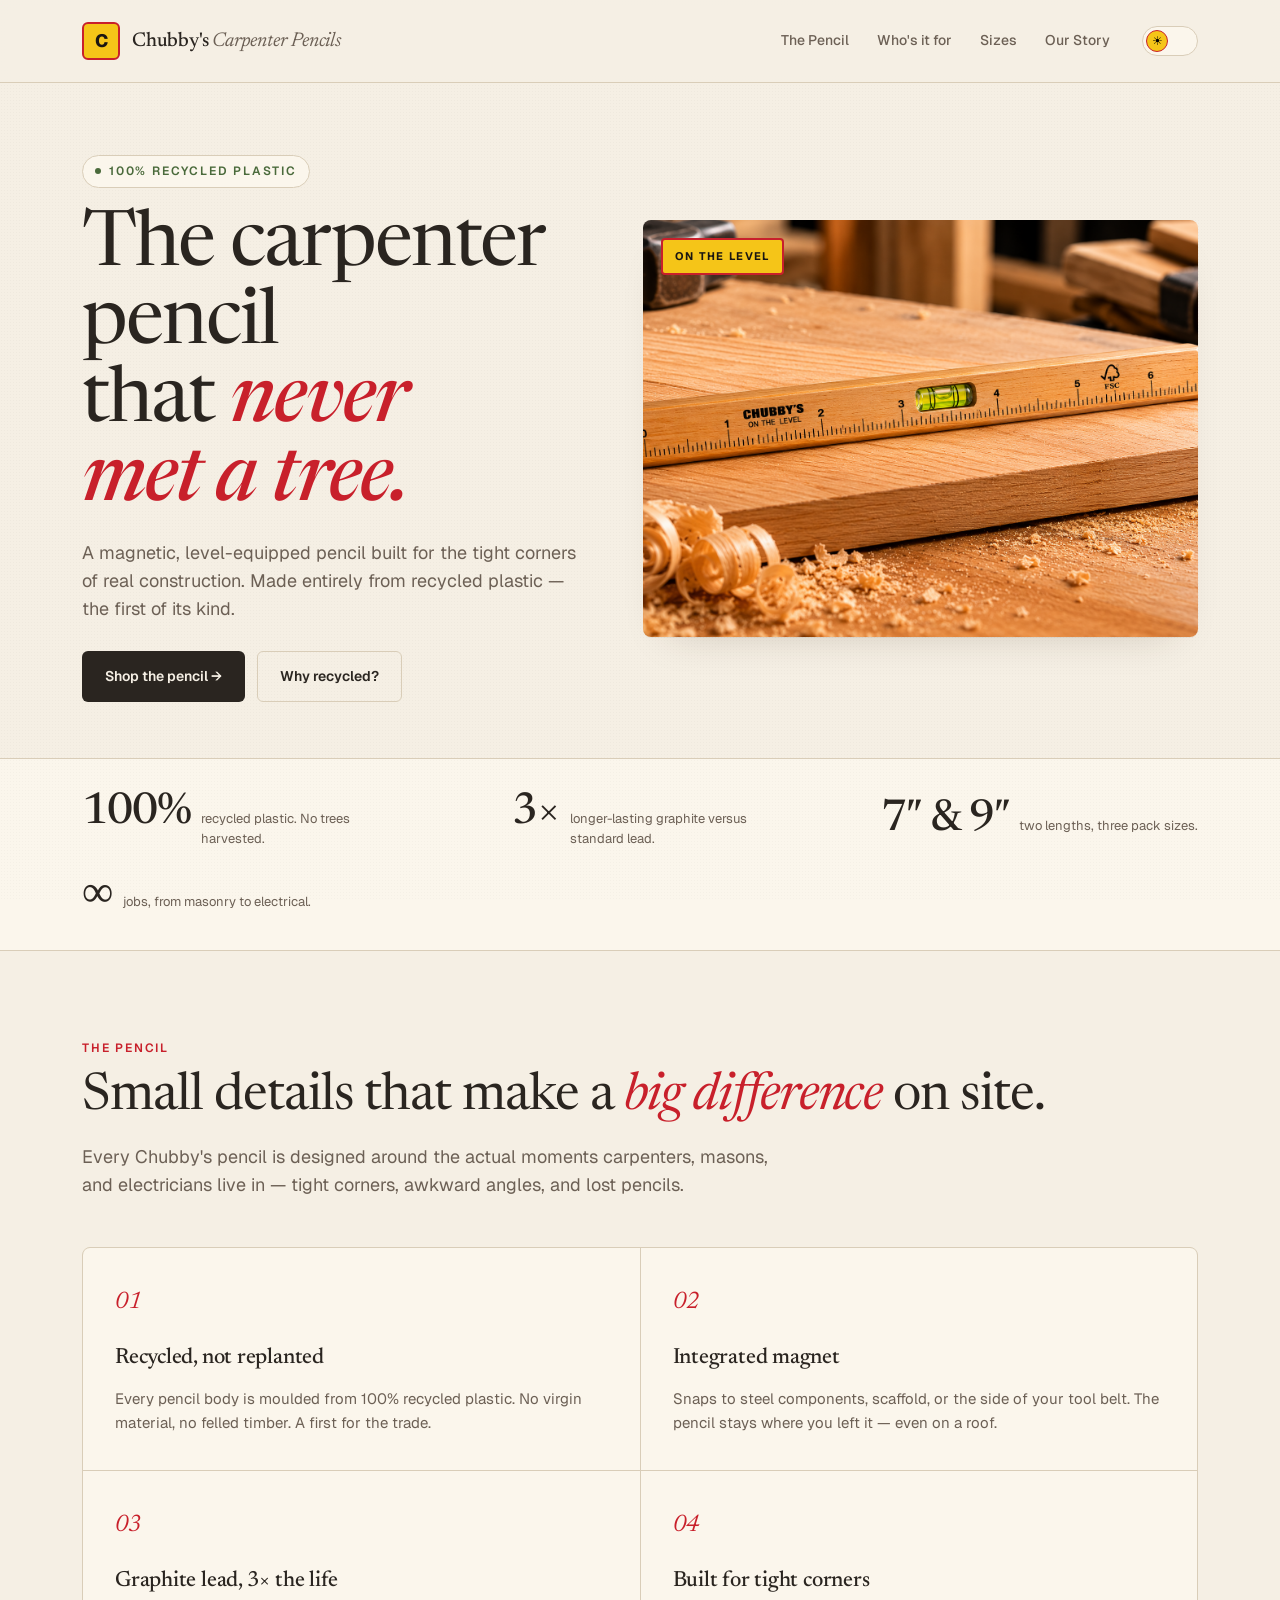
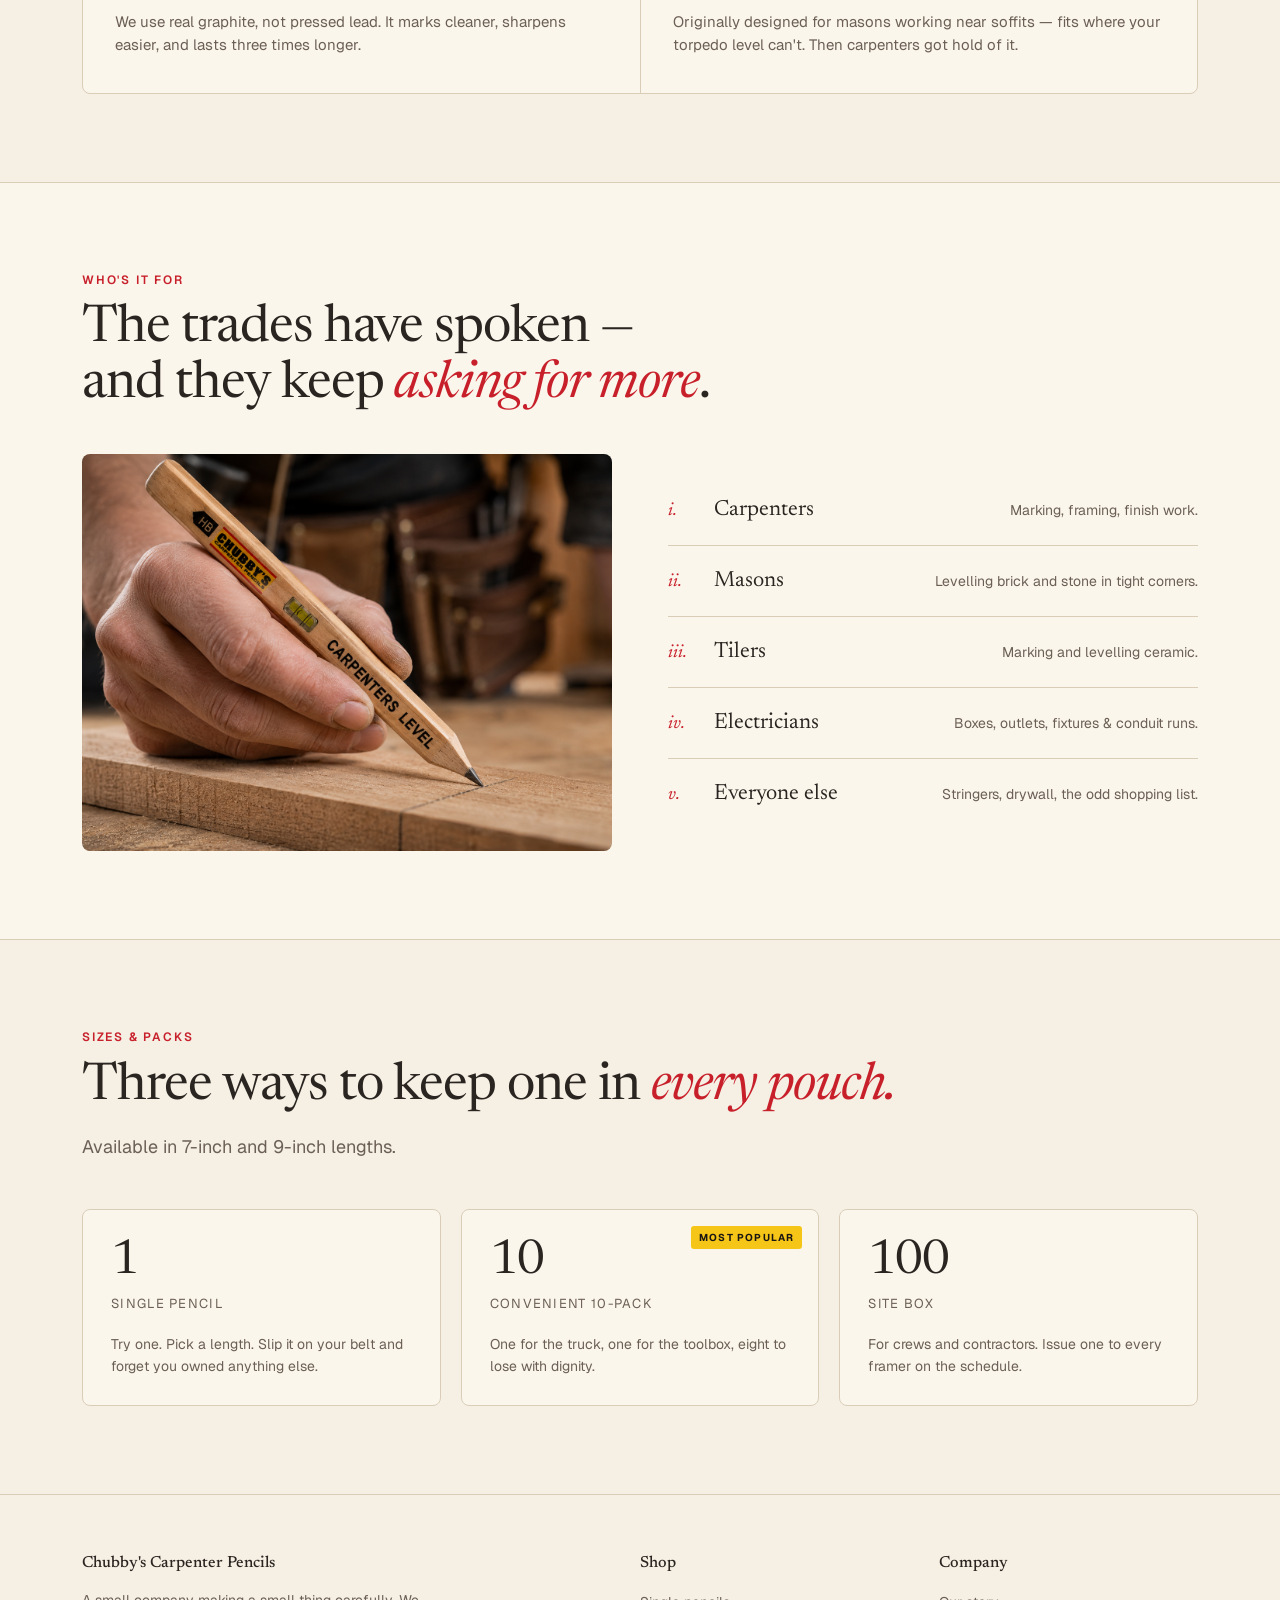
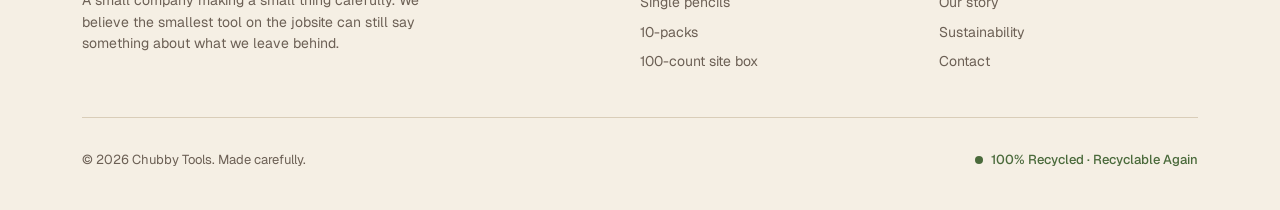
<file: project/01-workbench.html>
<!doctype html>
<html lang="en" data-theme="light">
<head>
<meta charset="utf-8" />
<title>Chubby's Carpenter Pencils — On the Level</title>
<meta name="viewport" content="width=device-width, initial-scale=1" />
<link rel="preconnect" href="https://fonts.googleapis.com" />
<link rel="preconnect" href="https://fonts.gstatic.com" crossorigin />
<link href="https://fonts.googleapis.com/css2?family=Newsreader:opsz,wght@6..72,300;6..72,400;6..72,500;6..72,600;6..72,700&family=Geist:wght@400;500;600;700&display=swap" rel="stylesheet" />
<style>
  :root {
    --bg: #f5efe4;
    --surface: #fbf6ec;
    --ink: #2a2520;
    --ink-soft: #6c6055;
    --rule: #d9cdb8;
    --red: #c8202b;
    --yellow: #f5c518;
    --green: #4a6a3b;
    --shadow: 0 1px 0 rgba(0,0,0,.04), 0 20px 40px -28px rgba(60,40,20,.25);
  }
  [data-theme="dark"] {
    --bg: #1a1612;
    --surface: #221d18;
    --ink: #f1ead9;
    --ink-soft: #b8ad99;
    --rule: #3a322a;
    --red: #e8434d;
    --yellow: #f5c518;
    --green: #8ab07a;
    --shadow: 0 1px 0 rgba(255,255,255,.02), 0 20px 40px -20px rgba(0,0,0,.6);
  }
  * { box-sizing: border-box; }
  html, body { margin: 0; padding: 0; }
  body {
    font-family: 'Geist', system-ui, sans-serif;
    background: var(--bg);
    color: var(--ink);
    line-height: 1.55;
    -webkit-font-smoothing: antialiased;
    transition: background .35s ease, color .35s ease;
  }
  body::before {
    content: "";
    position: fixed; inset: 0;
    background-image: radial-gradient(rgba(0,0,0,.025) 1px, transparent 1px);
    background-size: 3px 3px;
    pointer-events: none;
    z-index: 0;
  }
  [data-theme="dark"] body::before,
  [data-theme="dark"] ::before {
    background-image: radial-gradient(rgba(255,255,255,.02) 1px, transparent 1px) !important;
  }

  .wrap { max-width: 1180px; margin: 0 auto; padding: 0 32px; position: relative; z-index: 1; }

  /* Header */
  header {
    padding: 22px 0;
    border-bottom: 1px solid var(--rule);
    position: sticky; top: 0;
    background: color-mix(in srgb, var(--bg) 92%, transparent);
    backdrop-filter: blur(8px);
    z-index: 20;
  }
  .nav { display: flex; align-items: center; gap: 32px; }
  .brand { display: flex; align-items: center; gap: 12px; text-decoration: none; color: var(--ink); }
  .brand-mark {
    width: 38px; height: 38px;
    border-radius: 6px;
    background: var(--yellow);
    border: 2px solid var(--red);
    display: grid; place-items: center;
    font-family: 'Geist', sans-serif; font-weight: 800; font-size: 18px; color: #1a1612;
    letter-spacing: -0.02em;
  }
  .brand-name { font-family: 'Newsreader', serif; font-weight: 500; font-size: 20px; letter-spacing: -0.01em; }
  .brand-name em { font-style: italic; color: var(--ink-soft); font-weight: 400; }
  nav.links { display: flex; gap: 28px; margin-left: auto; }
  nav.links a {
    color: var(--ink-soft); text-decoration: none;
    font-size: 14px; font-weight: 500;
    transition: color .15s ease;
  }
  nav.links a:hover { color: var(--ink); }

  /* Theme toggle */
  .theme-toggle {
    width: 56px; height: 30px; border-radius: 999px;
    background: var(--surface); border: 1px solid var(--rule);
    position: relative; cursor: pointer; padding: 0;
    transition: background .25s ease;
  }
  .theme-toggle .knob {
    position: absolute; top: 3px; left: 3px;
    width: 22px; height: 22px; border-radius: 999px;
    background: var(--yellow); border: 1px solid var(--red);
    transition: transform .3s cubic-bezier(.4,1.4,.6,1);
    display: grid; place-items: center;
    font-size: 12px;
  }
  [data-theme="dark"] .theme-toggle .knob { transform: translateX(26px); background: var(--ink); border-color: var(--rule); color: var(--yellow); }

  /* Hero */
  .hero { padding: 72px 0 56px; display: grid; grid-template-columns: 1fr 1.1fr; gap: 56px; align-items: center; }
  .hero-eyebrow {
    display: inline-flex; align-items: center; gap: 8px;
    font-size: 12px; letter-spacing: .15em; text-transform: uppercase;
    color: var(--green); font-weight: 600;
    padding: 6px 12px; border: 1px solid var(--rule); border-radius: 999px;
    background: var(--surface);
  }
  .hero-eyebrow .dot { width: 6px; height: 6px; border-radius: 50%; background: var(--green); }
  .hero h1 {
    font-family: 'Newsreader', serif;
    font-weight: 400;
    font-size: clamp(44px, 6vw, 78px);
    line-height: 1.02;
    letter-spacing: -0.025em;
    margin: 20px 0 18px;
    text-wrap: balance;
  }
  .hero h1 em { font-style: italic; color: var(--red); font-weight: 500; }
  .hero p.lede {
    font-size: 18px; color: var(--ink-soft); max-width: 46ch; margin: 0 0 28px;
  }
  .cta-row { display: flex; gap: 12px; align-items: center; }
  .btn {
    display: inline-flex; align-items: center; gap: 8px;
    padding: 14px 22px; border-radius: 6px;
    font-family: 'Geist', sans-serif; font-weight: 600; font-size: 14px;
    text-decoration: none; border: 1px solid transparent;
    transition: transform .15s ease, background .15s ease;
  }
  .btn-primary { background: var(--ink); color: var(--bg); }
  .btn-primary:hover { transform: translateY(-1px); }
  .btn-ghost { background: transparent; color: var(--ink); border-color: var(--rule); }
  .hero-image {
    position: relative;
    border-radius: 8px; overflow: hidden;
    box-shadow: var(--shadow);
    aspect-ratio: 4/3;
  }
  .hero-image img { width: 100%; height: 100%; object-fit: cover; display: block; }
  .hero-image .badge {
    position: absolute; top: 18px; left: 18px;
    background: var(--yellow); color: #1a1612;
    padding: 8px 12px; border-radius: 4px;
    font-family: 'Geist'; font-weight: 700; font-size: 11px; letter-spacing: .12em; text-transform: uppercase;
    border: 2px solid var(--red);
  }

  /* Pledge band */
  .pledge {
    border-top: 1px solid var(--rule);
    border-bottom: 1px solid var(--rule);
    padding: 32px 0;
    background: var(--surface);
  }
  .pledge-row { display: flex; align-items: center; gap: 24px; justify-content: space-between; flex-wrap: wrap; }
  .pledge-stat { display: flex; align-items: baseline; gap: 10px; }
  .pledge-stat .num {
    font-family: 'Newsreader', serif; font-weight: 500;
    font-size: 44px; line-height: 1; letter-spacing: -0.02em; color: var(--ink);
  }
  .pledge-stat .lbl { font-size: 13px; color: var(--ink-soft); max-width: 22ch; }

  /* Section heading */
  section { padding: 88px 0; }
  .eyebrow {
    font-size: 12px; letter-spacing: .15em; text-transform: uppercase;
    color: var(--red); font-weight: 600; margin-bottom: 12px;
  }
  h2 {
    font-family: 'Newsreader', serif; font-weight: 400;
    font-size: clamp(34px, 4.4vw, 52px); line-height: 1.08;
    letter-spacing: -0.02em; margin: 0 0 16px;
    text-wrap: balance;
  }
  h2 em { font-style: italic; color: var(--red); }
  .section-lede { font-size: 18px; color: var(--ink-soft); max-width: 60ch; }

  /* Features */
  .features-grid {
    display: grid; grid-template-columns: repeat(2, 1fr);
    gap: 1px; background: var(--rule);
    margin-top: 48px; border: 1px solid var(--rule);
    border-radius: 8px; overflow: hidden;
  }
  .feature {
    background: var(--surface); padding: 36px 32px;
    display: flex; flex-direction: column; gap: 8px;
  }
  .feature .num {
    font-family: 'Newsreader', serif; font-style: italic;
    font-size: 24px; color: var(--red); margin-bottom: 12px;
  }
  .feature h3 {
    font-family: 'Newsreader', serif; font-weight: 500;
    font-size: 22px; letter-spacing: -0.01em; margin: 0;
  }
  .feature p { color: var(--ink-soft); font-size: 15px; margin: 4px 0 0; }

  /* Trades */
  .trades { background: var(--surface); border-top: 1px solid var(--rule); border-bottom: 1px solid var(--rule); }
  .trades-list {
    display: grid; grid-template-columns: 1fr 1fr; gap: 56px; margin-top: 40px; align-items: center;
  }
  .trades-image { aspect-ratio: 4/3; border-radius: 8px; overflow: hidden; }
  .trades-image img { width: 100%; height: 100%; object-fit: cover; }
  .trades ol { list-style: none; padding: 0; margin: 0; }
  .trades ol li {
    display: flex; gap: 18px; align-items: baseline;
    padding: 18px 0; border-bottom: 1px solid var(--rule);
  }
  .trades ol li:last-child { border-bottom: none; }
  .trades ol li .idx {
    font-family: 'Newsreader', serif; font-style: italic;
    color: var(--red); font-size: 18px; width: 28px;
  }
  .trades ol li .name { font-family: 'Newsreader', serif; font-size: 22px; }
  .trades ol li .desc { color: var(--ink-soft); font-size: 14px; margin-left: auto; max-width: 30ch; text-align: right; }

  /* Sizes */
  .sizes-grid { display: grid; grid-template-columns: repeat(3, 1fr); gap: 20px; margin-top: 48px; }
  .size-card {
    background: var(--surface); border: 1px solid var(--rule); border-radius: 8px;
    padding: 28px; display: flex; flex-direction: column; gap: 8px;
    position: relative; overflow: hidden;
    transition: transform .2s ease, border-color .2s ease;
  }
  .size-card:hover { transform: translateY(-3px); border-color: var(--red); }
  .size-card .qty { font-family: 'Newsreader', serif; font-size: 48px; line-height: 1; letter-spacing: -0.02em; }
  .size-card .qty-sub { font-size: 13px; color: var(--ink-soft); text-transform: uppercase; letter-spacing: .1em; }
  .size-card .desc { color: var(--ink-soft); font-size: 14px; margin-top: 12px; }
  .size-card .tag {
    position: absolute; top: 16px; right: 16px;
    background: var(--yellow); color: #1a1612;
    padding: 4px 8px; border-radius: 3px;
    font-size: 10px; font-weight: 700; letter-spacing: .12em; text-transform: uppercase;
  }

  /* Footer */
  footer { padding: 56px 0 40px; border-top: 1px solid var(--rule); }
  .foot-grid { display: grid; grid-template-columns: 2fr 1fr 1fr; gap: 40px; }
  .foot-grid h4 { font-family: 'Newsreader', serif; font-weight: 500; font-size: 16px; margin: 0 0 12px; }
  .foot-grid a { display: block; color: var(--ink-soft); text-decoration: none; padding: 4px 0; font-size: 14px; }
  .foot-grid a:hover { color: var(--ink); }
  .foot-bottom { display: flex; justify-content: space-between; align-items: center; padding-top: 32px; margin-top: 40px; border-top: 1px solid var(--rule); font-size: 13px; color: var(--ink-soft); }
  .foot-bottom .eco { display: inline-flex; align-items: center; gap: 8px; color: var(--green); font-weight: 500; }
  .foot-bottom .eco .leaf { width: 8px; height: 8px; border-radius: 50%; background: var(--green); }

  @media (max-width: 860px) {
    .hero { grid-template-columns: 1fr; gap: 36px; padding: 48px 0; }
    .features-grid { grid-template-columns: 1fr; }
    .trades-list { grid-template-columns: 1fr; }
    .sizes-grid { grid-template-columns: 1fr; }
    .foot-grid { grid-template-columns: 1fr; }
    nav.links { display: none; }
  }
</style>
</head>
<body>

<header>
  <div class="wrap nav">
    <a href="#" class="brand">
      <span class="brand-mark">C</span>
      <span class="brand-name">Chubby's <em>Carpenter Pencils</em></span>
    </a>
    <nav class="links">
      <a href="#product">The Pencil</a>
      <a href="#trades">Who's it for</a>
      <a href="#sizes">Sizes</a>
      <a href="#story">Our Story</a>
    </nav>
    <button class="theme-toggle" id="themeToggle" aria-label="Toggle theme">
      <span class="knob">☀</span>
    </button>
  </div>
</header>

<div class="wrap">

  <section class="hero">
    <div>
      <span class="hero-eyebrow"><span class="dot"></span>100% Recycled Plastic</span>
      <h1>The carpenter pencil that <em>never met a tree.</em></h1>
      <p class="lede">A magnetic, level-equipped pencil built for the tight corners of real construction. Made entirely from recycled plastic — the first of its kind.</p>
      <div class="cta-row">
        <a class="btn btn-primary" href="#sizes">Shop the pencil →</a>
        <a class="btn btn-ghost" href="#story">Why recycled?</a>
      </div>
    </div>
    <div class="hero-image">
      <span class="badge">On the Level</span>
      <img src="assets/pencil-hero.png" alt="Chubby's carpenter pencil with integrated level on a workbench" />
    </div>
  </section>

</div>

<div class="pledge">
  <div class="wrap pledge-row">
    <div class="pledge-stat"><div class="num">100%</div><div class="lbl">recycled plastic. No trees harvested.</div></div>
    <div class="pledge-stat"><div class="num">3×</div><div class="lbl">longer-lasting graphite versus standard lead.</div></div>
    <div class="pledge-stat"><div class="num">7″ &amp; 9″</div><div class="lbl">two lengths, three pack sizes.</div></div>
    <div class="pledge-stat"><div class="num">∞</div><div class="lbl">jobs, from masonry to electrical.</div></div>
  </div>
</div>

<div class="wrap">
  <section id="product">
    <div class="eyebrow">The Pencil</div>
    <h2>Small details that make a <em>big difference</em> on site.</h2>
    <p class="section-lede">Every Chubby's pencil is designed around the actual moments carpenters, masons, and electricians live in — tight corners, awkward angles, and lost pencils.</p>

    <div class="features-grid">
      <div class="feature">
        <div class="num">01</div>
        <h3>Recycled, not replanted</h3>
        <p>Every pencil body is moulded from 100% recycled plastic. No virgin material, no felled timber. A first for the trade.</p>
      </div>
      <div class="feature">
        <div class="num">02</div>
        <h3>Integrated magnet</h3>
        <p>Snaps to steel components, scaffold, or the side of your tool belt. The pencil stays where you left it — even on a roof.</p>
      </div>
      <div class="feature">
        <div class="num">03</div>
        <h3>Graphite lead, 3× the life</h3>
        <p>We use real graphite, not pressed lead. It marks cleaner, sharpens easier, and lasts three times longer.</p>
      </div>
      <div class="feature">
        <div class="num">04</div>
        <h3>Built for tight corners</h3>
        <p>Originally designed for masons working near soffits — fits where your torpedo level can't. Then carpenters got hold of it.</p>
      </div>
    </div>
  </section>
</div>

<section class="trades" id="trades">
  <div class="wrap">
    <div class="eyebrow">Who's it for</div>
    <h2>The trades have spoken — and they keep <em>asking for more</em>.</h2>

    <div class="trades-list">
      <div class="trades-image"><img src="assets/pencil-hand.png" alt="Carpenter marking timber with Chubby's pencil" /></div>
      <ol>
        <li><span class="idx">i.</span><span class="name">Carpenters</span><span class="desc">Marking, framing, finish work.</span></li>
        <li><span class="idx">ii.</span><span class="name">Masons</span><span class="desc">Levelling brick and stone in tight corners.</span></li>
        <li><span class="idx">iii.</span><span class="name">Tilers</span><span class="desc">Marking and levelling ceramic.</span></li>
        <li><span class="idx">iv.</span><span class="name">Electricians</span><span class="desc">Boxes, outlets, fixtures &amp; conduit runs.</span></li>
        <li><span class="idx">v.</span><span class="name">Everyone else</span><span class="desc">Stringers, drywall, the odd shopping list.</span></li>
      </ol>
    </div>
  </div>
</section>

<div class="wrap">
  <section id="sizes">
    <div class="eyebrow">Sizes &amp; Packs</div>
    <h2>Three ways to keep one in <em>every pouch.</em></h2>
    <p class="section-lede">Available in 7-inch and 9-inch lengths.</p>

    <div class="sizes-grid">
      <div class="size-card">
        <div class="qty">1</div>
        <div class="qty-sub">Single Pencil</div>
        <div class="desc">Try one. Pick a length. Slip it on your belt and forget you owned anything else.</div>
      </div>
      <div class="size-card">
        <span class="tag">Most Popular</span>
        <div class="qty">10</div>
        <div class="qty-sub">Convenient 10-pack</div>
        <div class="desc">One for the truck, one for the toolbox, eight to lose with dignity.</div>
      </div>
      <div class="size-card">
        <div class="qty">100</div>
        <div class="qty-sub">Site Box</div>
        <div class="desc">For crews and contractors. Issue one to every framer on the schedule.</div>
      </div>
    </div>
  </section>
</div>

<footer id="story">
  <div class="wrap">
    <div class="foot-grid">
      <div>
        <h4>Chubby's Carpenter Pencils</h4>
        <p style="color: var(--ink-soft); font-size: 14px; max-width: 38ch;">A small company making a small thing carefully. We believe the smallest tool on the jobsite can still say something about what we leave behind.</p>
      </div>
      <div>
        <h4>Shop</h4>
        <a href="#">Single pencils</a>
        <a href="#">10-packs</a>
        <a href="#">100-count site box</a>
      </div>
      <div>
        <h4>Company</h4>
        <a href="#">Our story</a>
        <a href="#">Sustainability</a>
        <a href="#">Contact</a>
      </div>
    </div>
    <div class="foot-bottom">
      <div>© 2026 Chubby Tools. Made carefully.</div>
      <div class="eco"><span class="leaf"></span>100% Recycled · Recyclable Again</div>
    </div>
  </div>
</footer>

<script>
  const root = document.documentElement;
  const saved = localStorage.getItem('chubby-theme-01');
  if (saved) root.setAttribute('data-theme', saved);
  const knob = document.querySelector('.theme-toggle .knob');
  const sync = () => { knob.textContent = root.getAttribute('data-theme') === 'dark' ? '☾' : '☀'; };
  sync();
  document.getElementById('themeToggle').addEventListener('click', () => {
    const next = root.getAttribute('data-theme') === 'dark' ? 'light' : 'dark';
    root.setAttribute('data-theme', next);
    localStorage.setItem('chubby-theme-01', next);
    sync();
  });
</script>

</body>
</html>
</file>
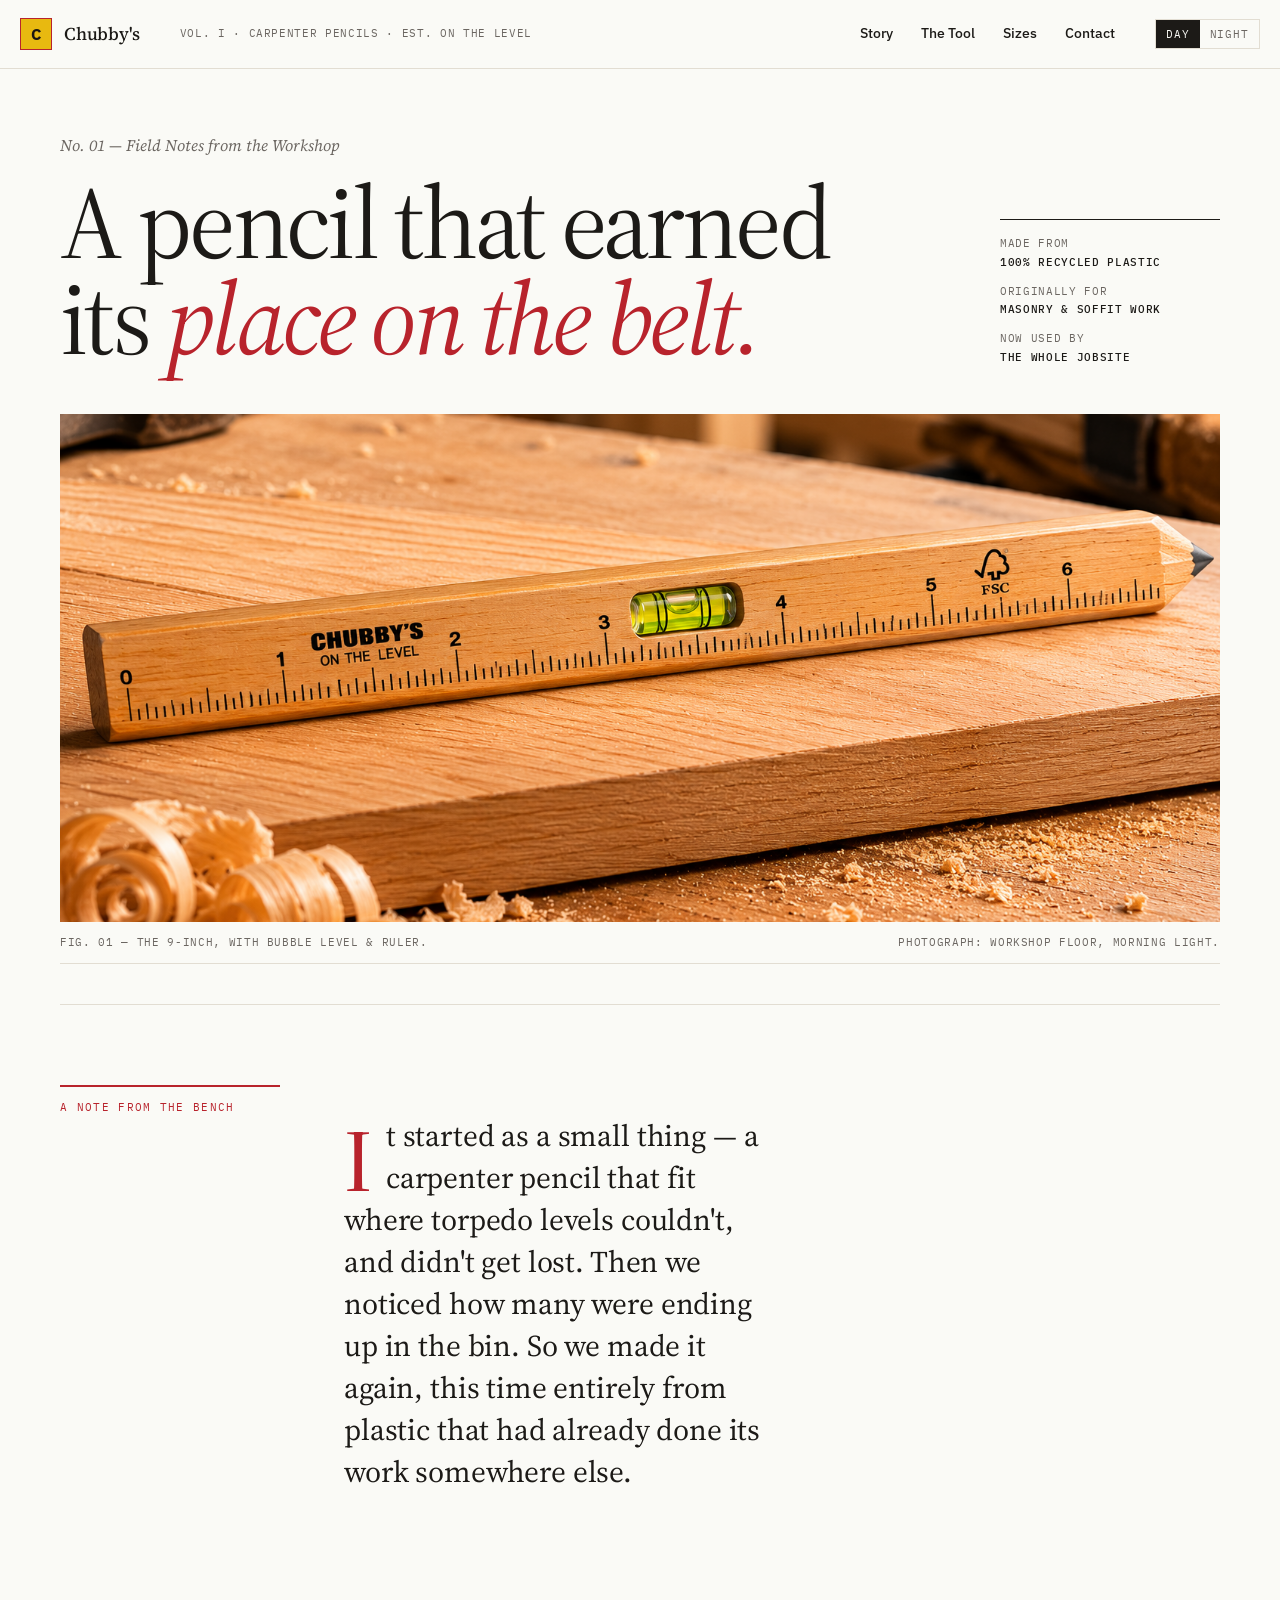
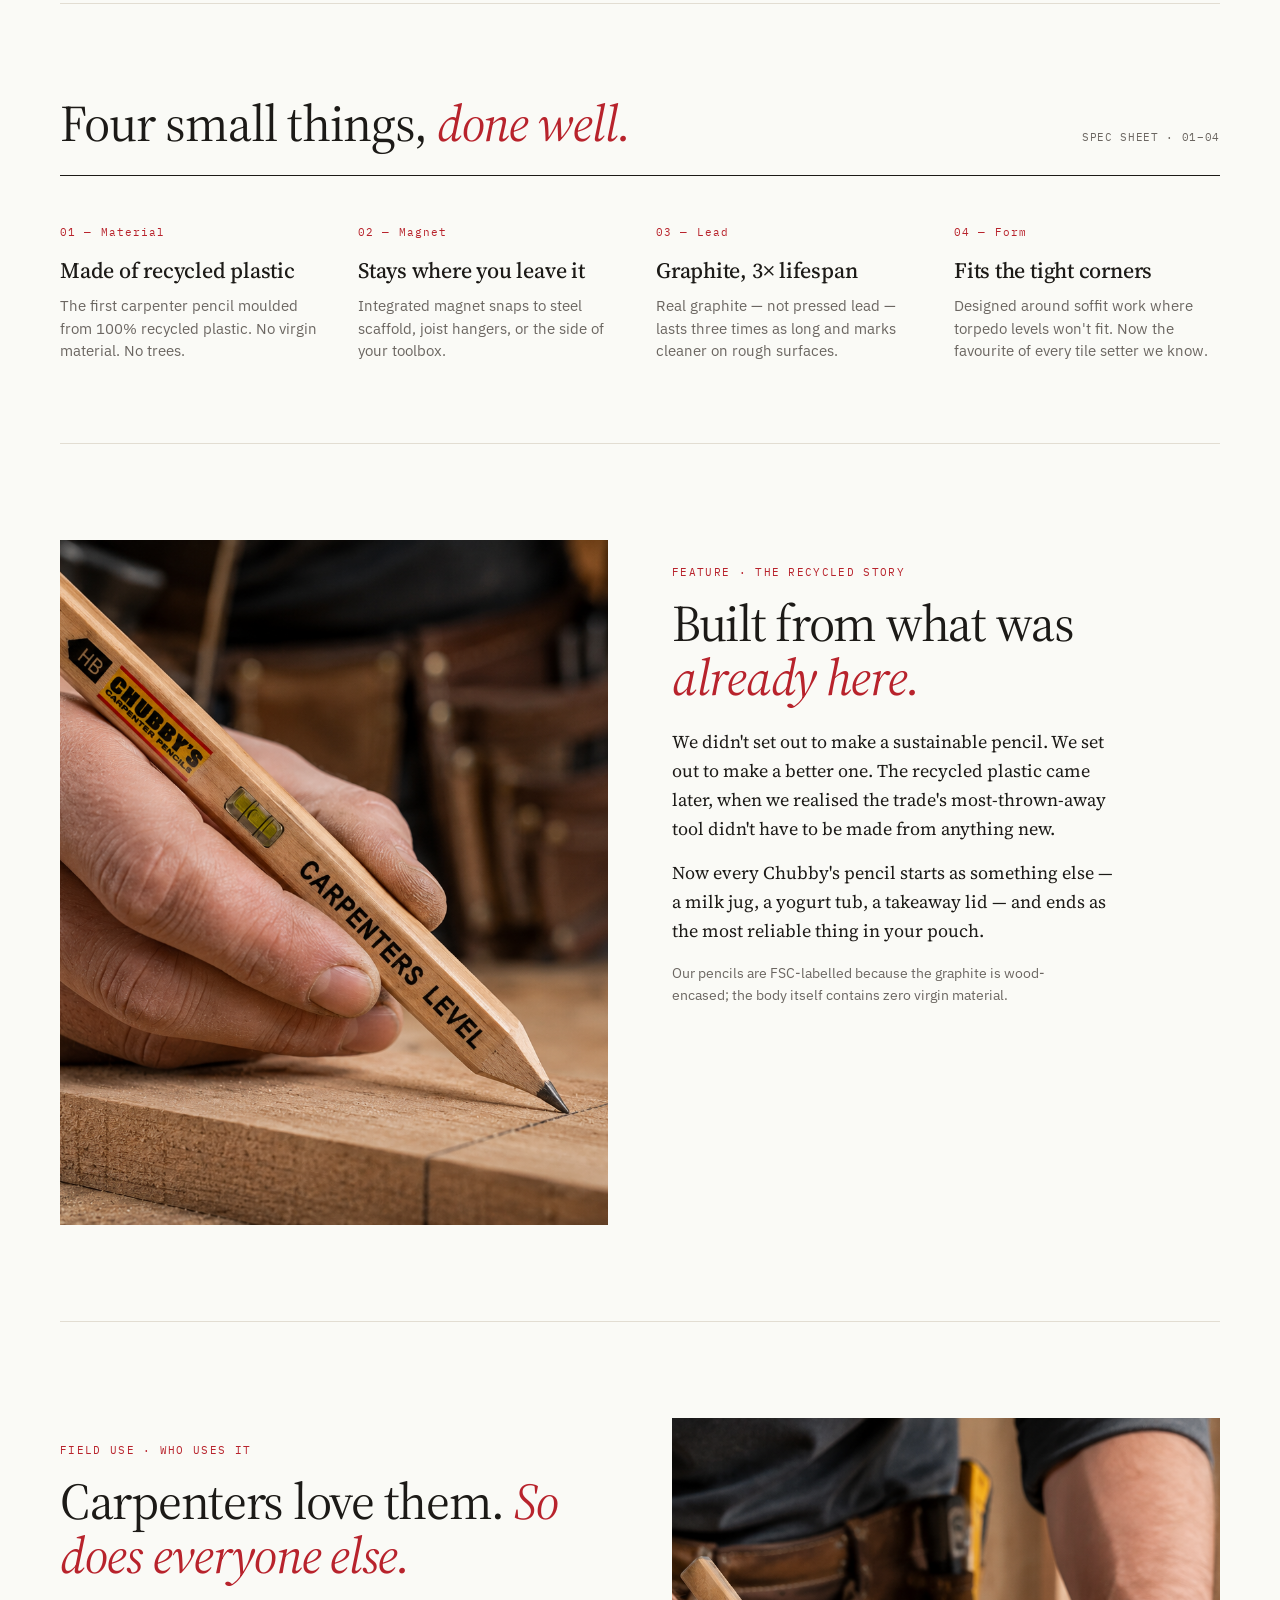
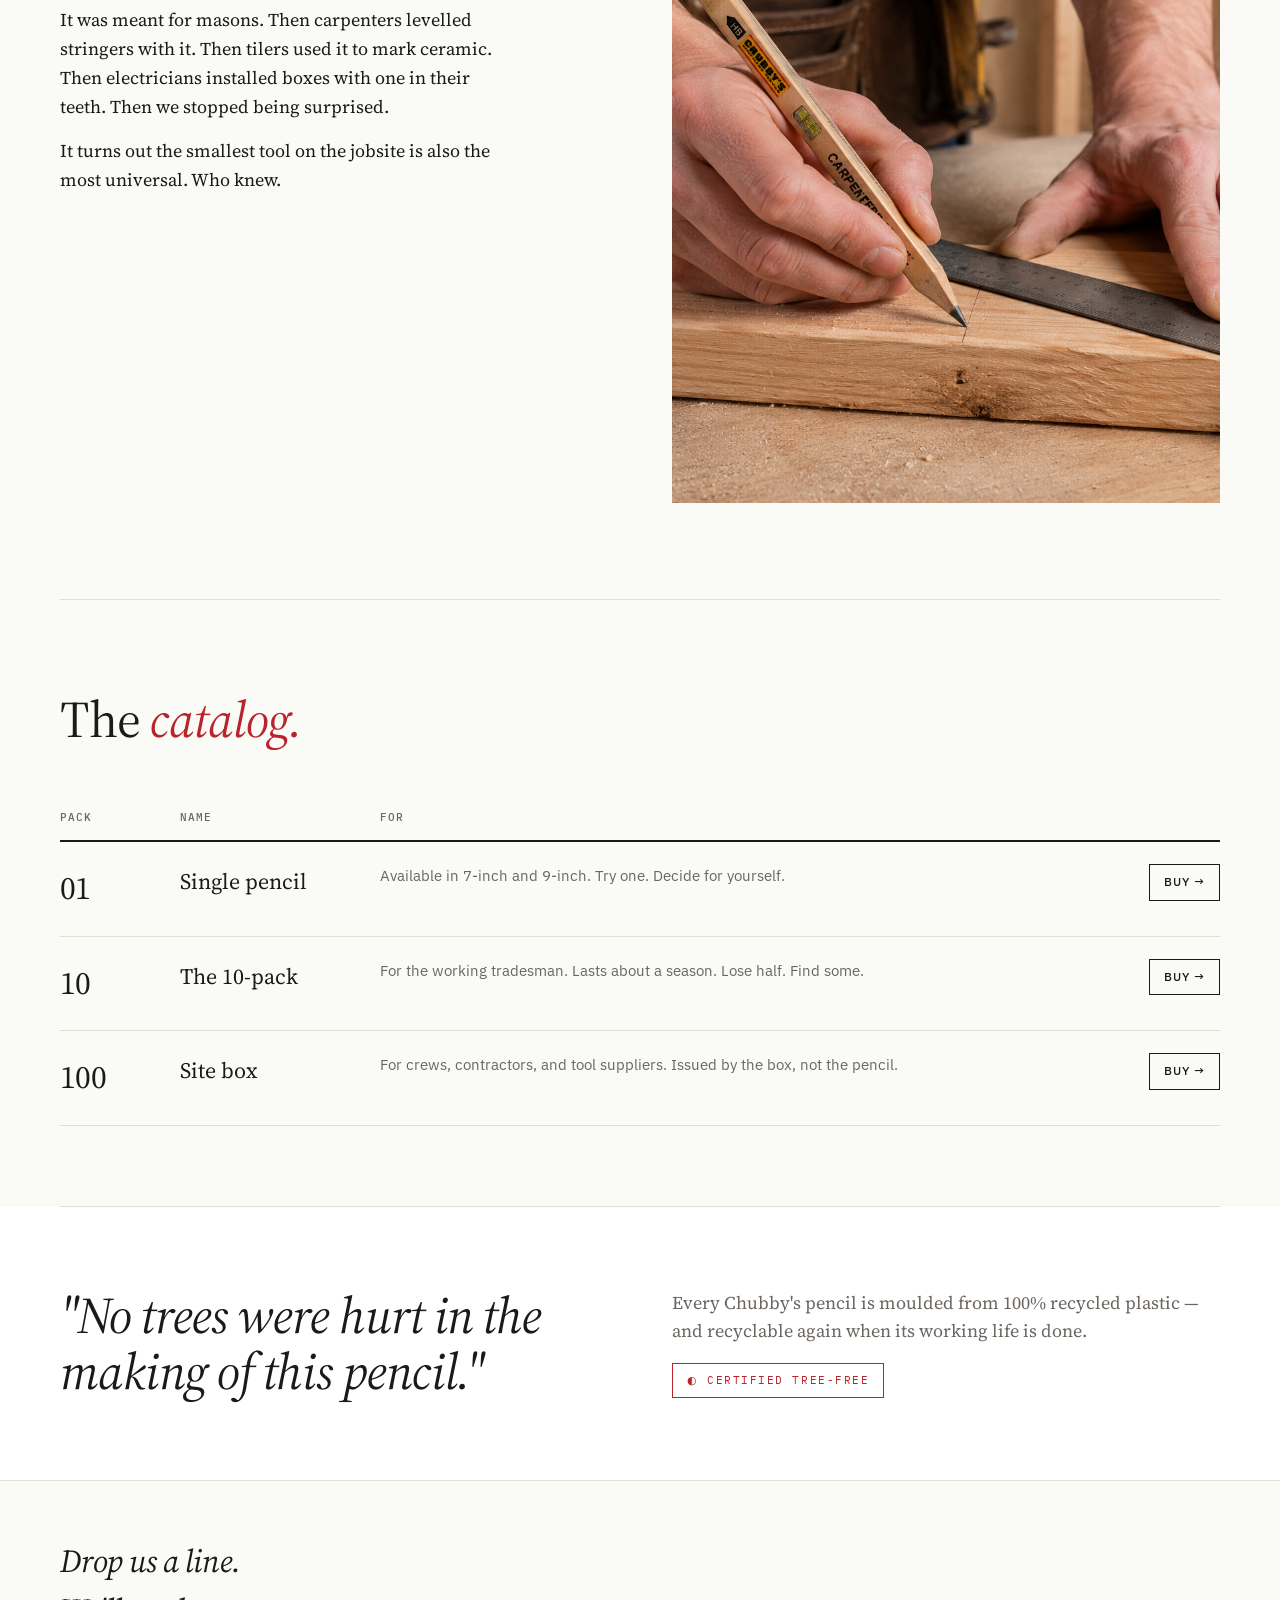
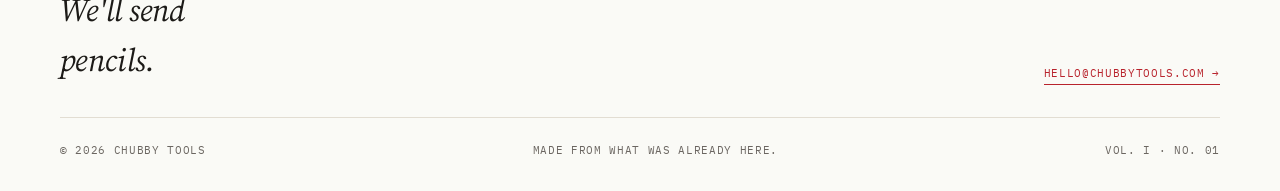
<file: project/02-field-notes.html>
<!doctype html>
<html lang="en" data-theme="light">
<head>
<meta charset="utf-8" />
<title>Chubby's — Field Notes</title>
<meta name="viewport" content="width=device-width, initial-scale=1" />
<link rel="preconnect" href="https://fonts.googleapis.com" />
<link rel="preconnect" href="https://fonts.gstatic.com" crossorigin />
<link href="https://fonts.googleapis.com/css2?family=Source+Serif+4:ital,opsz,wght@0,8..60,300;0,8..60,400;0,8..60,500;0,8..60,600;1,8..60,400&family=IBM+Plex+Sans:wght@400;500;600&family=IBM+Plex+Mono:wght@400;500&display=swap" rel="stylesheet" />
<style>
  :root {
    --bg: #fafaf6;
    --paper: #ffffff;
    --ink: #1c1a17;
    --ink-soft: #6b6661;
    --rule: #e2ddd2;
    --red: #b8232c;
    --yellow: #e8b910;
    --accent-warm: #c47a4a;
  }
  [data-theme="dark"] {
    --bg: #14130f;
    --paper: #1c1a17;
    --ink: #f1ede4;
    --ink-soft: #a39e95;
    --rule: #322f29;
    --red: #e8434d;
    --yellow: #f5c518;
    --accent-warm: #d99466;
  }
  * { box-sizing: border-box; }
  html, body { margin: 0; padding: 0; }
  body {
    font-family: 'IBM Plex Sans', system-ui, sans-serif;
    background: var(--bg); color: var(--ink);
    -webkit-font-smoothing: antialiased;
    line-height: 1.55;
    transition: background .35s ease, color .35s ease;
  }
  .wrap { max-width: 1240px; margin: 0 auto; padding: 0 40px; }
  .mono { font-family: 'IBM Plex Mono', monospace; font-size: 11px; letter-spacing: .06em; text-transform: uppercase; }

  /* Header */
  header {
    border-bottom: 1px solid var(--rule);
    background: var(--bg);
    position: sticky; top: 0; z-index: 20;
  }
  .nav {
    display: grid; grid-template-columns: auto 1fr auto auto;
    align-items: center; gap: 40px; padding: 18px 0;
  }
  .brand { display: flex; align-items: center; gap: 12px; text-decoration: none; color: var(--ink); }
  .brand-mark {
    width: 32px; height: 32px; background: var(--yellow);
    display: grid; place-items: center;
    font-weight: 700; font-size: 16px; color: #1a1612;
    border: 1.5px solid var(--red);
  }
  .brand-name {
    font-family: 'Source Serif 4', serif; font-size: 18px; font-weight: 500; letter-spacing: -0.01em;
  }
  .nav-meta { color: var(--ink-soft); font-family: 'IBM Plex Mono', monospace; font-size: 11px; letter-spacing: .06em; text-transform: uppercase; }
  nav.links { display: flex; gap: 28px; }
  nav.links a { color: var(--ink); text-decoration: none; font-size: 14px; font-weight: 500; }
  nav.links a:hover { color: var(--red); }

  /* Theme toggle */
  .theme-toggle {
    display: inline-flex; gap: 0; border: 1px solid var(--rule); border-radius: 0;
    padding: 0; background: transparent;
  }
  .theme-toggle button {
    background: transparent; border: none; color: var(--ink-soft);
    font-family: 'IBM Plex Mono', monospace; font-size: 11px; letter-spacing: .08em;
    padding: 7px 10px; cursor: pointer; text-transform: uppercase;
  }
  .theme-toggle button.active { background: var(--ink); color: var(--bg); }

  /* Masthead */
  .masthead { padding: 64px 0 40px; border-bottom: 1px solid var(--rule); }
  .masthead-grid { display: grid; grid-template-columns: 1fr 220px; gap: 56px; align-items: end; }
  .issue {
    font-family: 'Source Serif 4', serif; font-style: italic;
    font-size: 16px; color: var(--ink-soft); margin-bottom: 16px;
  }
  .masthead h1 {
    font-family: 'Source Serif 4', serif; font-weight: 400;
    font-size: clamp(56px, 8vw, 116px); line-height: .94;
    letter-spacing: -0.035em; margin: 0;
    text-wrap: balance;
  }
  .masthead h1 em { font-style: italic; color: var(--red); }
  .masthead-meta {
    border-top: 1px solid var(--ink); padding-top: 14px;
    font-family: 'IBM Plex Mono', monospace; font-size: 11px;
    letter-spacing: .06em; text-transform: uppercase; line-height: 1.7;
  }
  .masthead-meta span { display: block; color: var(--ink-soft); }
  .masthead-meta strong { color: var(--ink); font-weight: 500; }

  /* Hero photo */
  .hero-photo {
    margin-top: 48px;
    aspect-ratio: 16/7;
    border-radius: 0; overflow: hidden;
    position: relative;
  }
  .hero-photo img { width: 100%; height: 100%; object-fit: cover; display: block; }
  .hero-caption {
    display: flex; justify-content: space-between; align-items: baseline;
    padding-top: 12px; font-family: 'IBM Plex Mono', monospace;
    font-size: 11px; letter-spacing: .06em; text-transform: uppercase; color: var(--ink-soft);
    border-bottom: 1px solid var(--rule); padding-bottom: 12px;
  }

  /* Lede paragraph */
  .lede-section {
    padding: 80px 0; border-bottom: 1px solid var(--rule);
  }
  .lede-grid { display: grid; grid-template-columns: 220px 1fr; gap: 64px; }
  .lede-label {
    font-family: 'IBM Plex Mono', monospace; font-size: 11px;
    letter-spacing: .12em; text-transform: uppercase; color: var(--red);
    border-top: 2px solid var(--red); padding-top: 12px;
  }
  .lede-body {
    font-family: 'Source Serif 4', serif;
    font-size: clamp(22px, 2.4vw, 30px); line-height: 1.4;
    letter-spacing: -0.005em;
    color: var(--ink);
    max-width: 28ch;
  }
  .lede-body::first-letter {
    font-family: 'Source Serif 4', serif;
    font-size: 88px; line-height: .85; float: left;
    padding: 8px 14px 0 0; color: var(--red); font-weight: 500;
  }

  /* Three-column features (newspaper style) */
  .features { padding: 80px 0; border-bottom: 1px solid var(--rule); }
  .features-head { display: flex; justify-content: space-between; align-items: baseline; margin-bottom: 48px; border-bottom: 1px solid var(--ink); padding-bottom: 12px; }
  .features-head h2 {
    font-family: 'Source Serif 4', serif; font-weight: 400;
    font-size: clamp(36px, 4vw, 52px); letter-spacing: -0.02em; margin: 0;
  }
  .features-head h2 em { font-style: italic; color: var(--red); }
  .features-grid { display: grid; grid-template-columns: repeat(4, 1fr); gap: 32px; }
  .feature h3 {
    font-family: 'Source Serif 4', serif; font-weight: 500;
    font-size: 22px; letter-spacing: -0.01em; margin: 12px 0 8px;
  }
  .feature p { font-size: 14.5px; color: var(--ink-soft); margin: 0; line-height: 1.55; }
  .feature .num {
    font-family: 'IBM Plex Mono', monospace; font-size: 11px;
    color: var(--red); letter-spacing: .1em;
  }

  /* Long-form double column */
  .article { padding: 96px 0; border-bottom: 1px solid var(--rule); }
  .article-grid { display: grid; grid-template-columns: 1fr 1fr; gap: 64px; align-items: start; }
  .article-photo { aspect-ratio: 4/5; overflow: hidden; }
  .article-photo img { width: 100%; height: 100%; object-fit: cover; }
  .article-text { padding-top: 24px; }
  .article-text .kicker {
    font-family: 'IBM Plex Mono', monospace; font-size: 11px;
    letter-spacing: .12em; text-transform: uppercase; color: var(--red);
    margin-bottom: 16px;
  }
  .article-text h2 {
    font-family: 'Source Serif 4', serif; font-weight: 400;
    font-size: clamp(36px, 4vw, 52px); line-height: 1.05;
    letter-spacing: -0.025em; margin: 0 0 24px;
  }
  .article-text h2 em { font-style: italic; color: var(--red); }
  .article-text p { font-family: 'Source Serif 4', serif; font-size: 18px; line-height: 1.6; color: var(--ink); margin: 0 0 16px; max-width: 50ch; }
  .article-text p.small { font-size: 14px; color: var(--ink-soft); font-family: 'IBM Plex Sans', sans-serif; }

  /* Sizes catalog */
  .catalog { padding: 80px 0; border-bottom: 1px solid var(--rule); }
  .catalog h2 {
    font-family: 'Source Serif 4', serif; font-weight: 400;
    font-size: clamp(36px, 4vw, 52px); letter-spacing: -0.02em; margin: 0 0 36px;
  }
  .catalog h2 em { font-style: italic; color: var(--red); }
  table.catalog-table { width: 100%; border-collapse: collapse; font-family: 'IBM Plex Sans', sans-serif; }
  table.catalog-table th {
    text-align: left; font-family: 'IBM Plex Mono', monospace;
    font-size: 11px; letter-spacing: .08em; text-transform: uppercase;
    color: var(--ink-soft); font-weight: 500;
    padding: 14px 0; border-bottom: 2px solid var(--ink);
  }
  table.catalog-table td {
    padding: 22px 0; border-bottom: 1px solid var(--rule); vertical-align: top;
  }
  table.catalog-table td.qty { font-family: 'Source Serif 4', serif; font-size: 32px; letter-spacing: -0.02em; width: 120px; }
  table.catalog-table td.name { font-family: 'Source Serif 4', serif; font-size: 22px; width: 200px; }
  table.catalog-table td.desc { color: var(--ink-soft); font-size: 15px; }
  table.catalog-table td.cta { text-align: right; width: 140px; }
  table.catalog-table td.cta a {
    display: inline-block; padding: 8px 14px;
    border: 1px solid var(--ink); color: var(--ink); text-decoration: none;
    font-size: 12px; font-weight: 500; text-transform: uppercase; letter-spacing: .08em;
  }
  table.catalog-table td.cta a:hover { background: var(--ink); color: var(--bg); }

  /* Pledge */
  .pledge {
    padding: 80px 0;
    background: var(--paper);
    border-bottom: 1px solid var(--rule);
  }
  .pledge-inner { display: grid; grid-template-columns: 1fr 1fr; gap: 64px; align-items: center; }
  .pledge h2 {
    font-family: 'Source Serif 4', serif; font-weight: 400; font-style: italic;
    font-size: clamp(34px, 4vw, 52px); line-height: 1.1; letter-spacing: -0.02em; margin: 0;
  }
  .pledge p { font-family: 'Source Serif 4', serif; font-size: 18px; color: var(--ink-soft); margin: 0; }
  .pledge .stamp {
    display: inline-flex; align-items: center; gap: 10px;
    margin-top: 18px; padding: 8px 14px;
    border: 1.5px solid var(--red); color: var(--red);
    font-family: 'IBM Plex Mono', monospace; font-size: 11px; letter-spacing: .14em; text-transform: uppercase;
  }

  /* Footer */
  footer { padding: 56px 0 32px; }
  .foot-top { display: flex; justify-content: space-between; align-items: end; padding-bottom: 32px; border-bottom: 1px solid var(--rule); }
  .foot-top h3 { font-family: 'Source Serif 4', serif; font-style: italic; font-weight: 400; font-size: 32px; letter-spacing: -0.02em; margin: 0; max-width: 14ch; }
  .foot-bottom { display: flex; justify-content: space-between; padding-top: 24px; font-family: 'IBM Plex Mono', monospace; font-size: 11px; letter-spacing: .06em; text-transform: uppercase; color: var(--ink-soft); }

  @media (max-width: 900px) {
    .masthead-grid { grid-template-columns: 1fr; }
    .lede-grid { grid-template-columns: 1fr; gap: 24px; }
    .features-grid { grid-template-columns: 1fr 1fr; }
    .article-grid { grid-template-columns: 1fr; }
    .pledge-inner { grid-template-columns: 1fr; gap: 24px; }
    nav.links, .nav-meta { display: none; }
    table.catalog-table td.qty { font-size: 22px; width: 60px; }
  }
</style>
</head>
<body>

<header>
  <div class="wrap nav">
    <a href="#" class="brand">
      <span class="brand-mark">C</span>
      <span class="brand-name">Chubby's</span>
    </a>
    <div class="nav-meta">Vol. I · Carpenter Pencils · Est. on the level</div>
    <nav class="links">
      <a href="#story">Story</a>
      <a href="#tools">The Tool</a>
      <a href="#sizes">Sizes</a>
      <a href="#contact">Contact</a>
    </nav>
    <div class="theme-toggle" role="group" aria-label="Theme">
      <button data-mode="light" class="active">Day</button>
      <button data-mode="dark">Night</button>
    </div>
  </div>
</header>

<div class="wrap">

  <section class="masthead">
    <div class="masthead-grid">
      <div>
        <div class="issue">No. 01 — Field Notes from the Workshop</div>
        <h1>A pencil that earned its <em>place on the belt.</em></h1>
      </div>
      <div class="masthead-meta">
        <span>Made from</span><strong>100% recycled plastic</strong>
        <span style="margin-top:10px; display:block;">Originally for</span><strong>Masonry &amp; soffit work</strong>
        <span style="margin-top:10px; display:block;">Now used by</span><strong>The whole jobsite</strong>
      </div>
    </div>

    <div class="hero-photo">
      <img src="assets/pencil-hero.png" alt="Chubby's carpenter pencil with integrated level on a wooden surface" />
    </div>
    <div class="hero-caption">
      <span>Fig. 01 — The 9-inch, with bubble level &amp; ruler.</span>
      <span>Photograph: workshop floor, morning light.</span>
    </div>
  </section>

  <section class="lede-section">
    <div class="lede-grid">
      <div class="lede-label">A Note from the Bench</div>
      <p class="lede-body">It started as a small thing — a carpenter pencil that fit where torpedo levels couldn't, and didn't get lost. Then we noticed how many were ending up in the bin. So we made it again, this time entirely from plastic that had already done its work somewhere else.</p>
    </div>
  </section>

  <section class="features" id="tools">
    <div class="features-head">
      <h2>Four small things, <em>done well.</em></h2>
      <span class="mono" style="color:var(--ink-soft)">Spec sheet · 01–04</span>
    </div>
    <div class="features-grid">
      <div class="feature">
        <div class="num">01 — Material</div>
        <h3>Made of recycled plastic</h3>
        <p>The first carpenter pencil moulded from 100% recycled plastic. No virgin material. No trees.</p>
      </div>
      <div class="feature">
        <div class="num">02 — Magnet</div>
        <h3>Stays where you leave it</h3>
        <p>Integrated magnet snaps to steel scaffold, joist hangers, or the side of your toolbox.</p>
      </div>
      <div class="feature">
        <div class="num">03 — Lead</div>
        <h3>Graphite, 3× lifespan</h3>
        <p>Real graphite — not pressed lead — lasts three times as long and marks cleaner on rough surfaces.</p>
      </div>
      <div class="feature">
        <div class="num">04 — Form</div>
        <h3>Fits the tight corners</h3>
        <p>Designed around soffit work where torpedo levels won't fit. Now the favourite of every tile setter we know.</p>
      </div>
    </div>
  </section>

  <section class="article" id="story">
    <div class="article-grid">
      <div class="article-photo">
        <img src="assets/pencil-hand.png" alt="A carpenter marking timber with a Chubby's pencil" />
      </div>
      <div class="article-text">
        <div class="kicker">Feature · The Recycled Story</div>
        <h2>Built from what was <em>already here.</em></h2>
        <p>We didn't set out to make a sustainable pencil. We set out to make a better one. The recycled plastic came later, when we realised the trade's most-thrown-away tool didn't have to be made from anything new.</p>
        <p>Now every Chubby's pencil starts as something else — a milk jug, a yogurt tub, a takeaway lid — and ends as the most reliable thing in your pouch.</p>
        <p class="small">Our pencils are FSC-labelled because the graphite is wood-encased; the body itself contains zero virgin material.</p>
      </div>
    </div>
  </section>

  <section class="article">
    <div class="article-grid">
      <div class="article-text" style="order:1">
        <div class="kicker">Field Use · Who uses it</div>
        <h2>Carpenters love them. <em>So does everyone else.</em></h2>
        <p>It was meant for masons. Then carpenters levelled stringers with it. Then tilers used it to mark ceramic. Then electricians installed boxes with one in their teeth. Then we stopped being surprised.</p>
        <p>It turns out the smallest tool on the jobsite is also the most universal. Who knew.</p>
      </div>
      <div class="article-photo" style="order:2">
        <img src="assets/pencil-square.png" alt="Marking timber with a carpenter pencil and steel square" />
      </div>
    </div>
  </section>

  <section class="catalog" id="sizes">
    <h2>The <em>catalog.</em></h2>
    <table class="catalog-table">
      <thead>
        <tr><th>Pack</th><th>Name</th><th>For</th><th></th></tr>
      </thead>
      <tbody>
        <tr>
          <td class="qty">01</td>
          <td class="name">Single pencil</td>
          <td class="desc">Available in 7-inch and 9-inch. Try one. Decide for yourself.</td>
          <td class="cta"><a href="#">Buy →</a></td>
        </tr>
        <tr>
          <td class="qty">10</td>
          <td class="name">The 10-pack</td>
          <td class="desc">For the working tradesman. Lasts about a season. Lose half. Find some.</td>
          <td class="cta"><a href="#">Buy →</a></td>
        </tr>
        <tr>
          <td class="qty">100</td>
          <td class="name">Site box</td>
          <td class="desc">For crews, contractors, and tool suppliers. Issued by the box, not the pencil.</td>
          <td class="cta"><a href="#">Buy →</a></td>
        </tr>
      </tbody>
    </table>
  </section>

</div>

<section class="pledge">
  <div class="wrap pledge-inner">
    <h2>"No trees were hurt in the making of this pencil."</h2>
    <div>
      <p>Every Chubby's pencil is moulded from 100% recycled plastic — and recyclable again when its working life is done.</p>
      <span class="stamp">◐ Certified Tree-Free</span>
    </div>
  </div>
</section>

<footer id="contact">
  <div class="wrap">
    <div class="foot-top">
      <h3>Drop us a line. We'll send pencils.</h3>
      <a href="#" class="mono" style="color:var(--red); text-decoration:none; border-bottom:1px solid var(--red); padding-bottom:2px;">hello@chubbytools.com →</a>
    </div>
    <div class="foot-bottom">
      <span>© 2026 Chubby Tools</span>
      <span>Made from what was already here.</span>
      <span>Vol. I · No. 01</span>
    </div>
  </div>
</footer>

<script>
  const root = document.documentElement;
  const saved = localStorage.getItem('chubby-theme-02');
  if (saved) root.setAttribute('data-theme', saved);
  const btns = document.querySelectorAll('.theme-toggle button');
  const sync = () => {
    const cur = root.getAttribute('data-theme') || 'light';
    btns.forEach(b => b.classList.toggle('active', b.dataset.mode === cur));
  };
  sync();
  btns.forEach(b => b.addEventListener('click', () => {
    root.setAttribute('data-theme', b.dataset.mode);
    localStorage.setItem('chubby-theme-02', b.dataset.mode);
    sync();
  }));
</script>

</body>
</html>
</file>
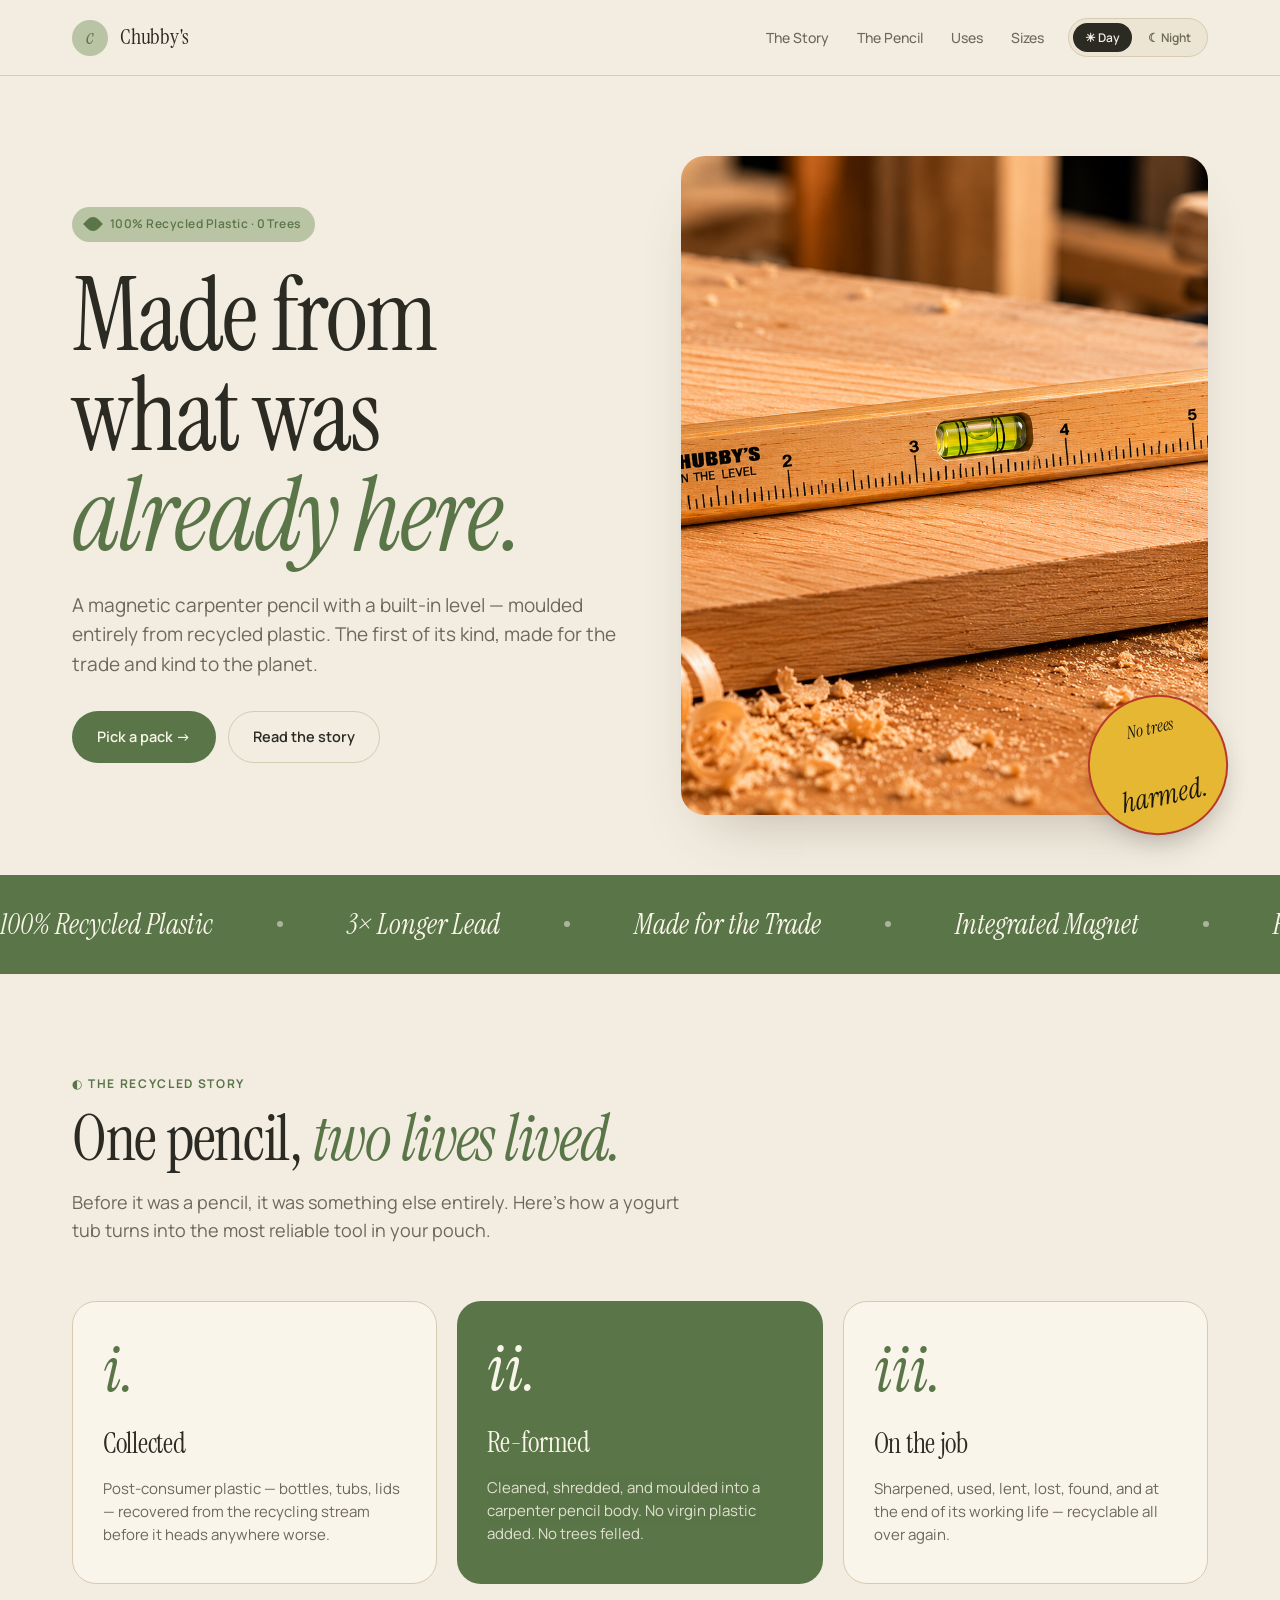
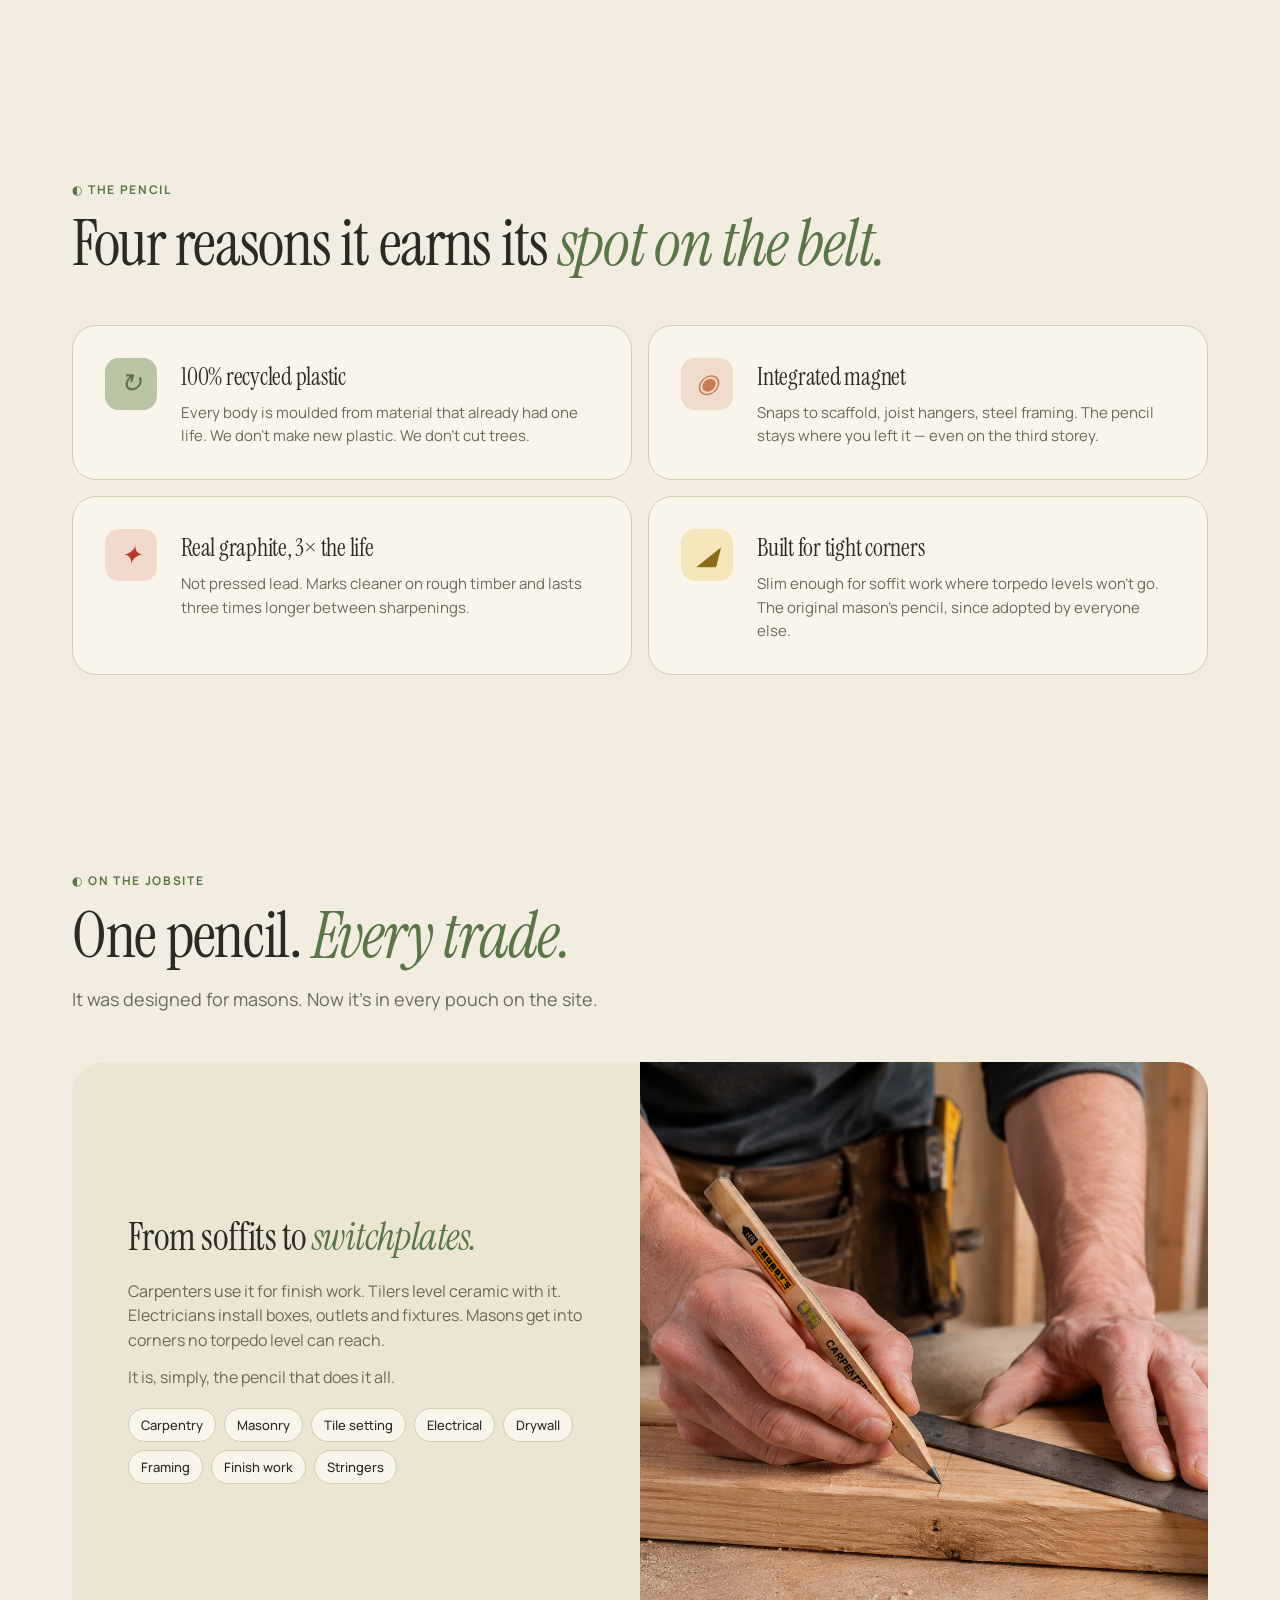
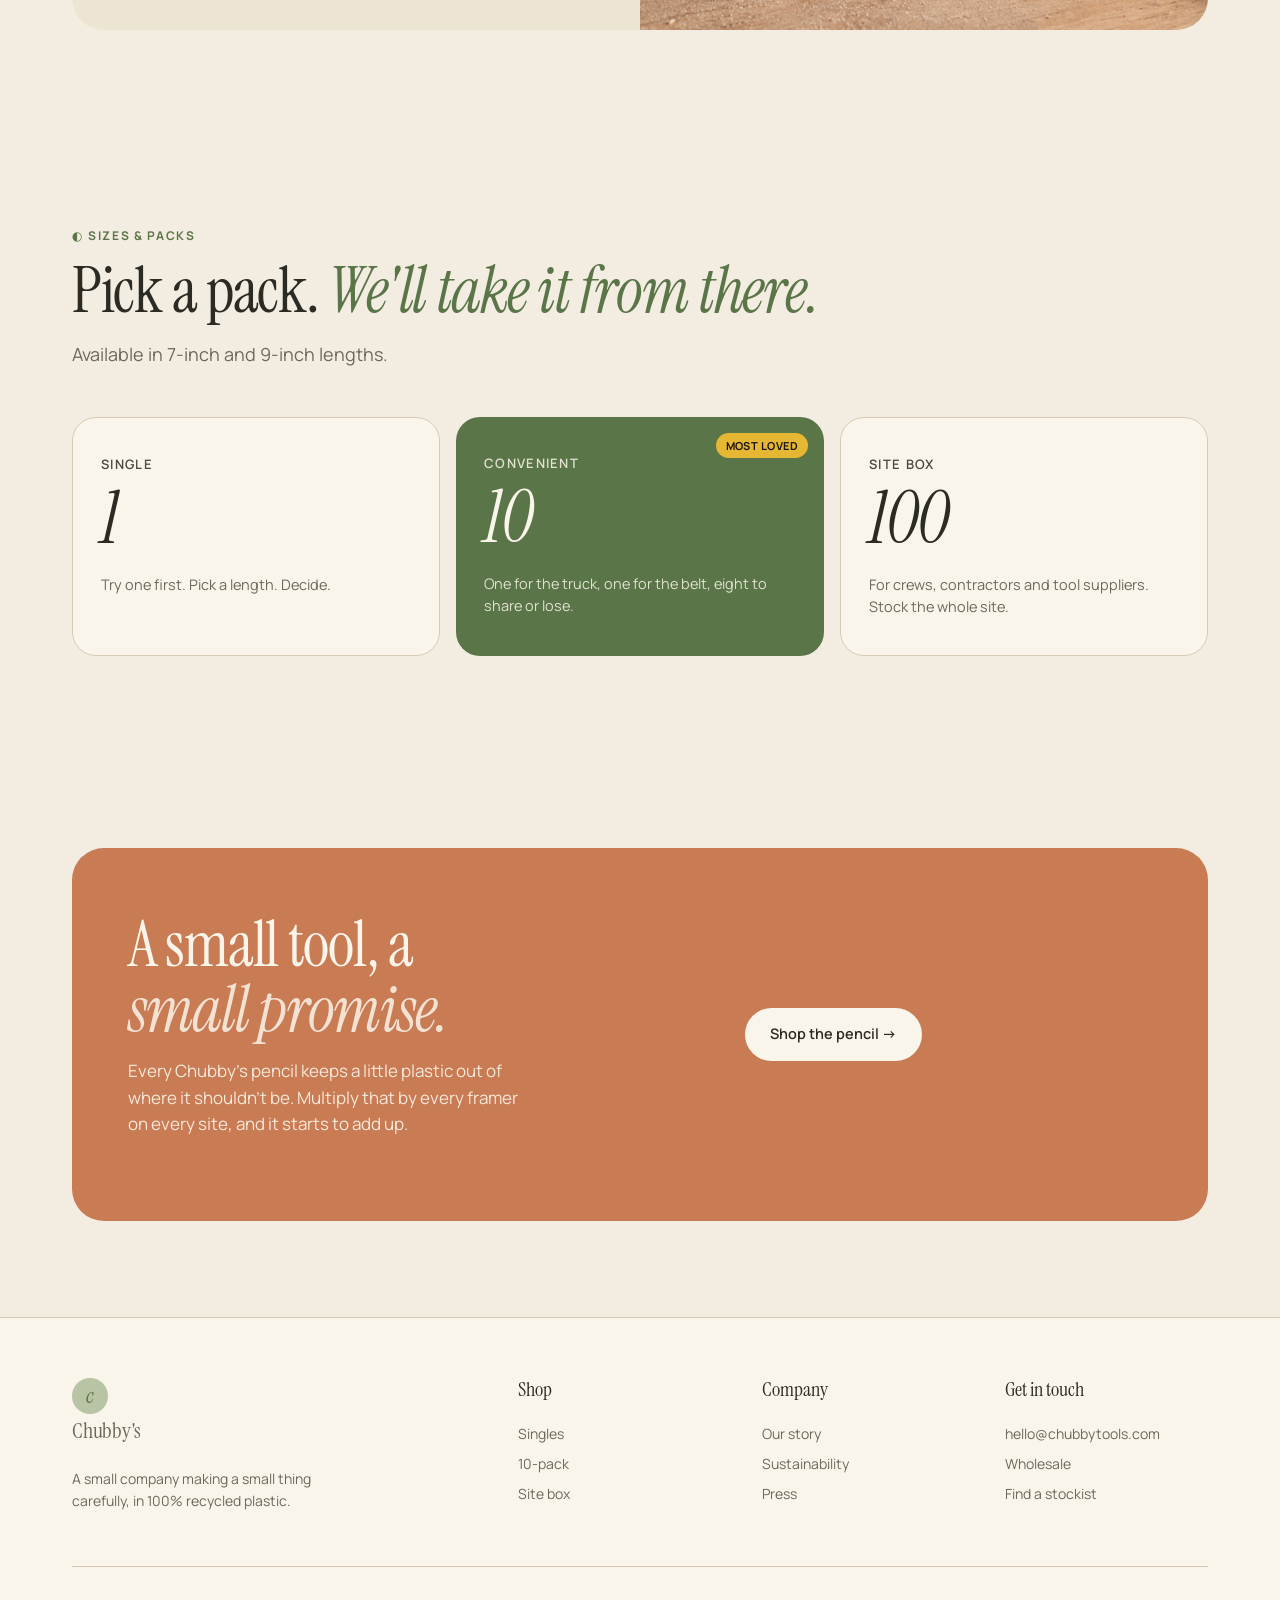
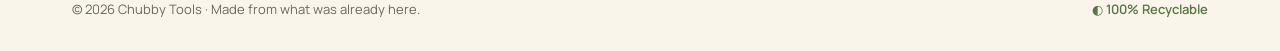
<file: project/03-recycled.html>
<!doctype html>
<html lang="en" data-theme="light">
<head>
<meta charset="utf-8" />
<title>Chubby's — Made of What Was Already Here</title>
<meta name="viewport" content="width=device-width, initial-scale=1" />
<link rel="preconnect" href="https://fonts.googleapis.com" />
<link rel="preconnect" href="https://fonts.gstatic.com" crossorigin />
<link href="https://fonts.googleapis.com/css2?family=Instrument+Serif:ital@0;1&family=Manrope:wght@400;500;600;700&display=swap" rel="stylesheet" />
<style>
  :root {
    --bg: #f3ede1;
    --paper: #faf5ea;
    --card: #ede5d3;
    --ink: #2b2a23;
    --ink-soft: #6c685c;
    --rule: #d6cbb2;
    --red: #b8392c;
    --yellow: #e6b733;
    --sage: #5a7548;
    --sage-soft: #b8c4a3;
    --terracotta: #c97b54;
  }
  [data-theme="dark"] {
    --bg: #181612;
    --paper: #211e18;
    --card: #2a261e;
    --ink: #efe9d8;
    --ink-soft: #a8a292;
    --rule: #3a3429;
    --red: #e0584d;
    --yellow: #e6b733;
    --sage: #9ab382;
    --sage-soft: #4a5a3a;
    --terracotta: #d9956d;
  }
  * { box-sizing: border-box; }
  html, body { margin: 0; padding: 0; }
  body {
    font-family: 'Manrope', system-ui, sans-serif;
    background: var(--bg); color: var(--ink);
    -webkit-font-smoothing: antialiased; line-height: 1.55;
    transition: background .35s ease, color .35s ease;
  }
  .wrap { max-width: 1200px; margin: 0 auto; padding: 0 32px; }

  /* Header */
  header {
    padding: 18px 0;
    background: var(--bg);
    position: sticky; top: 0; z-index: 30;
    border-bottom: 1px solid var(--rule);
  }
  .nav { display: flex; align-items: center; gap: 24px; }
  .brand { display: flex; align-items: center; gap: 12px; color: var(--ink); text-decoration: none; }
  .brand-mark {
    width: 36px; height: 36px; border-radius: 50%;
    background: var(--sage-soft);
    display: grid; place-items: center;
    font-family: 'Instrument Serif', serif; font-style: italic; font-size: 22px;
    color: var(--sage);
  }
  [data-theme="dark"] .brand-mark { color: #181612; }
  .brand-name {
    font-family: 'Instrument Serif', serif; font-size: 22px;
    font-weight: 400; letter-spacing: -0.01em;
  }
  nav.links { display: flex; gap: 28px; margin-left: auto; }
  nav.links a { color: var(--ink-soft); text-decoration: none; font-size: 14px; font-weight: 500; transition: color .15s; }
  nav.links a:hover { color: var(--ink); }
  .theme-toggle {
    display: inline-flex; gap: 4px; padding: 4px;
    background: var(--card); border-radius: 999px; border: 1px solid var(--rule);
  }
  .theme-toggle button {
    background: transparent; border: none; padding: 6px 12px;
    border-radius: 999px; cursor: pointer; color: var(--ink-soft);
    font-family: 'Manrope', sans-serif; font-weight: 600; font-size: 12px;
    display: inline-flex; align-items: center; gap: 4px;
  }
  .theme-toggle button.active { background: var(--ink); color: var(--bg); }

  /* Hero */
  .hero {
    padding: 80px 0 60px;
    position: relative;
  }
  .hero-eyebrow {
    display: inline-flex; align-items: center; gap: 10px;
    padding: 8px 14px; border-radius: 999px;
    background: var(--sage-soft); color: var(--sage);
    font-size: 12px; font-weight: 600; letter-spacing: .04em;
  }
  [data-theme="dark"] .hero-eyebrow { color: #181612; }
  .hero-eyebrow .leaf {
    width: 14px; height: 14px; border-radius: 50% 0;
    background: var(--sage); transform: rotate(45deg);
  }
  [data-theme="dark"] .hero-eyebrow .leaf { background: #181612; }
  .hero h1 {
    font-family: 'Instrument Serif', serif; font-weight: 400;
    font-size: clamp(56px, 8vw, 112px); line-height: .98;
    letter-spacing: -0.02em; margin: 24px 0 24px;
    text-wrap: balance; max-width: 14ch;
  }
  .hero h1 em { font-style: italic; color: var(--sage); }
  .hero p.lede {
    font-size: 19px; color: var(--ink-soft); max-width: 48ch; line-height: 1.55; margin: 0 0 32px;
  }
  .cta-row { display: flex; gap: 12px; align-items: center; flex-wrap: wrap; }
  .btn {
    display: inline-flex; align-items: center; gap: 10px;
    padding: 14px 24px; border-radius: 999px;
    font-weight: 600; font-size: 14.5px; text-decoration: none;
    transition: transform .15s ease, background .15s ease;
    border: 1.5px solid transparent;
  }
  .btn-primary { background: var(--sage); color: var(--paper); }
  [data-theme="dark"] .btn-primary { color: #181612; }
  .btn-primary:hover { transform: translateY(-2px); }
  .btn-ghost { background: transparent; color: var(--ink); border-color: var(--rule); }
  .btn-ghost:hover { border-color: var(--ink); }

  /* Hero composition */
  .hero-grid { display: grid; grid-template-columns: 1.05fr 1fr; gap: 56px; align-items: center; }
  .hero-collage {
    position: relative; aspect-ratio: 4/5;
  }
  .hero-collage .photo {
    position: absolute; inset: 0; border-radius: 24px; overflow: hidden;
    box-shadow: 0 30px 60px -30px rgba(60,40,20,.3);
  }
  .hero-collage .photo img { width: 100%; height: 100%; object-fit: cover; }
  .hero-collage .sticker {
    position: absolute; bottom: -20px; right: -20px;
    width: 140px; height: 140px; border-radius: 50%;
    background: var(--yellow); color: #1a1612;
    display: grid; place-items: center; text-align: center;
    font-family: 'Instrument Serif', serif; font-style: italic;
    font-size: 17px; line-height: 1.15;
    transform: rotate(-12deg);
    border: 2px solid var(--red);
    box-shadow: 0 14px 28px -10px rgba(0,0,0,.25);
    padding: 0 14px;
  }
  .hero-collage .sticker em { display: block; font-size: 28px; font-style: italic; }

  /* Sustainability strip */
  .strip {
    background: var(--sage); color: var(--paper);
    padding: 28px 0; overflow: hidden;
    position: relative;
  }
  [data-theme="dark"] .strip { color: #181612; }
  .strip-track {
    display: flex; gap: 64px; white-space: nowrap;
    animation: scroll 40s linear infinite;
    font-family: 'Instrument Serif', serif; font-style: italic;
    font-size: 28px; align-items: center;
  }
  .strip-track span { display: inline-flex; align-items: center; gap: 64px; }
  .strip-track .dot { width: 6px; height: 6px; border-radius: 50%; background: currentColor; opacity: .5; }
  @keyframes scroll { from { transform: translateX(0); } to { transform: translateX(-50%); } }

  /* Section */
  section { padding: 96px 0; }
  .eyebrow {
    display: inline-block;
    font-size: 12px; letter-spacing: .14em; text-transform: uppercase;
    color: var(--sage); font-weight: 700; margin-bottom: 12px;
  }
  h2 {
    font-family: 'Instrument Serif', serif; font-weight: 400;
    font-size: clamp(40px, 5vw, 64px); line-height: 1.02;
    letter-spacing: -0.02em; margin: 0 0 16px;
    text-wrap: balance;
  }
  h2 em { font-style: italic; color: var(--sage); }
  .section-lede { font-size: 18px; color: var(--ink-soft); max-width: 56ch; }

  /* Story (recycled cycle) */
  .story-grid {
    display: grid; grid-template-columns: repeat(3, 1fr); gap: 20px;
    margin-top: 56px;
  }
  .story-card {
    background: var(--paper); border-radius: 24px;
    padding: 36px 30px;
    display: flex; flex-direction: column; gap: 12px;
    border: 1px solid var(--rule);
    position: relative; overflow: hidden;
  }
  .story-card .step {
    font-family: 'Instrument Serif', serif; font-style: italic;
    font-size: 64px; line-height: 1; color: var(--sage);
    margin-bottom: 8px;
  }
  .story-card h3 {
    font-family: 'Instrument Serif', serif; font-weight: 400; font-size: 28px;
    margin: 0; letter-spacing: -0.01em;
  }
  .story-card p { color: var(--ink-soft); font-size: 15px; margin: 0; }
  .story-card.accent { background: var(--sage); color: var(--paper); border: none; }
  [data-theme="dark"] .story-card.accent { color: #181612; }
  .story-card.accent .step,
  .story-card.accent h3,
  .story-card.accent p { color: currentColor; }
  .story-card.accent p { opacity: .85; }

  /* Features (warmth grid) */
  .features-grid {
    display: grid; grid-template-columns: repeat(2, 1fr); gap: 16px;
    margin-top: 48px;
  }
  .feature-card {
    background: var(--paper); border-radius: 24px; padding: 32px;
    border: 1px solid var(--rule);
    display: flex; gap: 24px; align-items: flex-start;
  }
  .feature-card .icon {
    width: 52px; height: 52px; flex-shrink: 0;
    border-radius: 14px;
    display: grid; place-items: center;
    background: var(--sage-soft); color: var(--sage);
    font-family: 'Instrument Serif', serif; font-size: 26px; font-style: italic;
  }
  [data-theme="dark"] .feature-card .icon { color: #181612; }
  .feature-card.warm .icon { background: rgba(201,123,84,.2); color: var(--terracotta); }
  .feature-card.red .icon { background: rgba(184,57,44,.15); color: var(--red); }
  .feature-card.yellow .icon { background: rgba(230,183,51,.25); color: #8a6c12; }
  [data-theme="dark"] .feature-card.yellow .icon { color: var(--yellow); }
  .feature-card h3 { font-family: 'Instrument Serif', serif; font-weight: 400; font-size: 24px; margin: 0 0 6px; letter-spacing: -0.01em; }
  .feature-card p { color: var(--ink-soft); font-size: 15px; margin: 0; }

  /* Use photo split */
  .photo-block { background: var(--card); border-radius: 32px; padding: 0; overflow: hidden; margin-top: 48px; }
  .photo-block-inner { display: grid; grid-template-columns: 1fr 1fr; align-items: center; }
  .photo-block-text { padding: 48px 48px 48px 56px; }
  .photo-block-photo { aspect-ratio: 4/4; overflow: hidden; }
  .photo-block-photo img { width: 100%; height: 100%; object-fit: cover; }
  .photo-block h3 {
    font-family: 'Instrument Serif', serif; font-weight: 400; font-size: 38px;
    margin: 0 0 12px; letter-spacing: -0.015em;
  }
  .photo-block h3 em { font-style: italic; color: var(--sage); }
  .photo-block p { color: var(--ink-soft); font-size: 16px; margin: 0 0 12px; }
  .uses-list { display: flex; flex-wrap: wrap; gap: 8px; margin-top: 18px; }
  .uses-list span {
    padding: 6px 12px; background: var(--paper); border: 1px solid var(--rule);
    border-radius: 999px; font-size: 13px; color: var(--ink); font-weight: 500;
  }

  /* Sizes */
  .sizes-grid { display: grid; grid-template-columns: repeat(3, 1fr); gap: 16px; margin-top: 48px; }
  .size {
    background: var(--paper); border-radius: 24px;
    padding: 36px 28px; border: 1px solid var(--rule);
    display: flex; flex-direction: column; gap: 8px;
    transition: transform .2s ease;
  }
  .size:hover { transform: translateY(-3px); }
  .size.featured { background: var(--sage); color: var(--paper); border: none; position: relative; }
  [data-theme="dark"] .size.featured { color: #181612; }
  .size .qty {
    font-family: 'Instrument Serif', serif; font-style: italic; font-size: 72px; line-height: 1;
    letter-spacing: -0.02em;
  }
  .size .label { font-size: 13px; text-transform: uppercase; letter-spacing: .1em; font-weight: 600; opacity: .85; }
  .size .desc { font-size: 14.5px; color: var(--ink-soft); margin-top: 12px; }
  .size.featured .desc { color: currentColor; opacity: .85; }
  .size .pin {
    position: absolute; top: 16px; right: 16px;
    background: var(--yellow); color: #1a1612;
    padding: 4px 10px; border-radius: 999px;
    font-size: 11px; font-weight: 700; letter-spacing: .04em; text-transform: uppercase;
  }

  /* CTA card */
  .cta-card {
    background: var(--terracotta); color: var(--paper); border-radius: 32px;
    padding: 64px 56px; margin: 96px 0;
    display: grid; grid-template-columns: 1.4fr 1fr; gap: 48px; align-items: center;
  }
  [data-theme="dark"] .cta-card { color: #181612; }
  .cta-card h2 { color: currentColor; }
  .cta-card h2 em { color: currentColor; font-style: italic; opacity: .85; }
  .cta-card p { color: currentColor; opacity: .9; font-size: 17px; margin: 0 0 20px; max-width: 40ch; }
  .cta-card .btn-light { background: var(--paper); color: var(--ink); }

  /* Footer */
  footer { padding: 56px 0 32px; border-top: 1px solid var(--rule); background: var(--paper); }
  .foot-grid { display: grid; grid-template-columns: 2fr 1fr 1fr 1fr; gap: 40px; }
  .foot-grid h4 { font-family: 'Instrument Serif', serif; font-weight: 400; font-size: 20px; margin: 0 0 14px; }
  .foot-grid a { display: block; color: var(--ink-soft); text-decoration: none; padding: 4px 0; font-size: 14px; }
  .foot-grid a:hover { color: var(--ink); }
  .foot-bottom { display: flex; justify-content: space-between; align-items: center; padding-top: 32px; margin-top: 40px; border-top: 1px solid var(--rule); font-size: 13px; color: var(--ink-soft); }

  @media (max-width: 900px) {
    .hero-grid { grid-template-columns: 1fr; gap: 36px; }
    .story-grid { grid-template-columns: 1fr; }
    .features-grid { grid-template-columns: 1fr; }
    .photo-block-inner { grid-template-columns: 1fr; }
    .photo-block-text { padding: 36px; }
    .sizes-grid { grid-template-columns: 1fr; }
    .cta-card { grid-template-columns: 1fr; padding: 40px; }
    .foot-grid { grid-template-columns: 1fr 1fr; }
    nav.links { display: none; }
  }
</style>
</head>
<body>

<header>
  <div class="wrap nav">
    <a href="#" class="brand">
      <span class="brand-mark">c</span>
      <span class="brand-name">Chubby's</span>
    </a>
    <nav class="links">
      <a href="#story">The Story</a>
      <a href="#features">The Pencil</a>
      <a href="#uses">Uses</a>
      <a href="#sizes">Sizes</a>
    </nav>
    <div class="theme-toggle">
      <button data-mode="light" class="active">☀ Day</button>
      <button data-mode="dark">☾ Night</button>
    </div>
  </div>
</header>

<div class="wrap">
  <section class="hero">
    <div class="hero-grid">
      <div>
        <span class="hero-eyebrow"><span class="leaf"></span>100% Recycled Plastic · 0 Trees</span>
        <h1>Made from what was <em>already here.</em></h1>
        <p class="lede">A magnetic carpenter pencil with a built-in level — moulded entirely from recycled plastic. The first of its kind, made for the trade and kind to the planet.</p>
        <div class="cta-row">
          <a class="btn btn-primary" href="#sizes">Pick a pack →</a>
          <a class="btn btn-ghost" href="#story">Read the story</a>
        </div>
      </div>
      <div class="hero-collage">
        <div class="photo"><img src="assets/pencil-hero.png" alt="Chubby's carpenter pencil with level and ruler markings" /></div>
        <div class="sticker">No trees<br /><em>harmed.</em></div>
      </div>
    </div>
  </section>
</div>

<div class="strip">
  <div class="strip-track">
    <span><span>100% Recycled Plastic</span><span class="dot"></span><span>3× Longer Lead</span><span class="dot"></span><span>Made for the Trade</span><span class="dot"></span><span>Integrated Magnet</span><span class="dot"></span><span>Recyclable Again</span><span class="dot"></span></span>
    <span><span>100% Recycled Plastic</span><span class="dot"></span><span>3× Longer Lead</span><span class="dot"></span><span>Made for the Trade</span><span class="dot"></span><span>Integrated Magnet</span><span class="dot"></span><span>Recyclable Again</span><span class="dot"></span></span>
  </div>
</div>

<div class="wrap">

  <section id="story">
    <span class="eyebrow">◐ The Recycled Story</span>
    <h2>One pencil, <em>two lives lived.</em></h2>
    <p class="section-lede">Before it was a pencil, it was something else entirely. Here's how a yogurt tub turns into the most reliable tool in your pouch.</p>

    <div class="story-grid">
      <div class="story-card">
        <div class="step">i.</div>
        <h3>Collected</h3>
        <p>Post-consumer plastic — bottles, tubs, lids — recovered from the recycling stream before it heads anywhere worse.</p>
      </div>
      <div class="story-card accent">
        <div class="step">ii.</div>
        <h3>Re-formed</h3>
        <p>Cleaned, shredded, and moulded into a carpenter pencil body. No virgin plastic added. No trees felled.</p>
      </div>
      <div class="story-card">
        <div class="step">iii.</div>
        <h3>On the job</h3>
        <p>Sharpened, used, lent, lost, found, and at the end of its working life — recyclable all over again.</p>
      </div>
    </div>
  </section>

  <section id="features">
    <span class="eyebrow">◐ The Pencil</span>
    <h2>Four reasons it earns its <em>spot on the belt.</em></h2>

    <div class="features-grid">
      <div class="feature-card">
        <div class="icon">↻</div>
        <div>
          <h3>100% recycled plastic</h3>
          <p>Every body is moulded from material that already had one life. We don't make new plastic. We don't cut trees.</p>
        </div>
      </div>
      <div class="feature-card warm">
        <div class="icon">◉</div>
        <div>
          <h3>Integrated magnet</h3>
          <p>Snaps to scaffold, joist hangers, steel framing. The pencil stays where you left it — even on the third storey.</p>
        </div>
      </div>
      <div class="feature-card red">
        <div class="icon">✦</div>
        <div>
          <h3>Real graphite, 3× the life</h3>
          <p>Not pressed lead. Marks cleaner on rough timber and lasts three times longer between sharpenings.</p>
        </div>
      </div>
      <div class="feature-card yellow">
        <div class="icon">◢</div>
        <div>
          <h3>Built for tight corners</h3>
          <p>Slim enough for soffit work where torpedo levels won't go. The original mason's pencil, since adopted by everyone else.</p>
        </div>
      </div>
    </div>
  </section>

  <section id="uses">
    <span class="eyebrow">◐ On the Jobsite</span>
    <h2>One pencil. <em>Every trade.</em></h2>
    <p class="section-lede">It was designed for masons. Now it's in every pouch on the site.</p>

    <div class="photo-block">
      <div class="photo-block-inner">
        <div class="photo-block-text">
          <h3>From soffits to <em>switchplates.</em></h3>
          <p>Carpenters use it for finish work. Tilers level ceramic with it. Electricians install boxes, outlets and fixtures. Masons get into corners no torpedo level can reach.</p>
          <p>It is, simply, the pencil that does it all.</p>
          <div class="uses-list">
            <span>Carpentry</span>
            <span>Masonry</span>
            <span>Tile setting</span>
            <span>Electrical</span>
            <span>Drywall</span>
            <span>Framing</span>
            <span>Finish work</span>
            <span>Stringers</span>
          </div>
        </div>
        <div class="photo-block-photo">
          <img src="assets/pencil-square.png" alt="Carpenter using Chubby's pencil with a steel square" />
        </div>
      </div>
    </div>
  </section>

  <section id="sizes">
    <span class="eyebrow">◐ Sizes &amp; Packs</span>
    <h2>Pick a pack. <em>We'll take it from there.</em></h2>
    <p class="section-lede">Available in 7-inch and 9-inch lengths.</p>

    <div class="sizes-grid">
      <div class="size">
        <div class="label">Single</div>
        <div class="qty">1</div>
        <div class="desc">Try one first. Pick a length. Decide.</div>
      </div>
      <div class="size featured">
        <span class="pin">Most Loved</span>
        <div class="label">Convenient</div>
        <div class="qty">10</div>
        <div class="desc">One for the truck, one for the belt, eight to share or lose.</div>
      </div>
      <div class="size">
        <div class="label">Site Box</div>
        <div class="qty">100</div>
        <div class="desc">For crews, contractors and tool suppliers. Stock the whole site.</div>
      </div>
    </div>
  </section>

  <div class="cta-card">
    <div>
      <h2>A small tool, a <em>small promise.</em></h2>
      <p>Every Chubby's pencil keeps a little plastic out of where it shouldn't be. Multiply that by every framer on every site, and it starts to add up.</p>
    </div>
    <div>
      <a class="btn btn-light" href="#sizes">Shop the pencil →</a>
    </div>
  </div>

</div>

<footer>
  <div class="wrap">
    <div class="foot-grid">
      <div>
        <a href="#" class="brand" style="margin-bottom: 16px;">
          <span class="brand-mark">c</span>
          <span class="brand-name">Chubby's</span>
        </a>
        <p style="color:var(--ink-soft); font-size: 14px; margin-top: 16px; max-width: 32ch;">A small company making a small thing carefully, in 100% recycled plastic.</p>
      </div>
      <div>
        <h4>Shop</h4>
        <a href="#">Singles</a>
        <a href="#">10-pack</a>
        <a href="#">Site box</a>
      </div>
      <div>
        <h4>Company</h4>
        <a href="#">Our story</a>
        <a href="#">Sustainability</a>
        <a href="#">Press</a>
      </div>
      <div>
        <h4>Get in touch</h4>
        <a href="#">hello@chubbytools.com</a>
        <a href="#">Wholesale</a>
        <a href="#">Find a stockist</a>
      </div>
    </div>
    <div class="foot-bottom">
      <span>© 2026 Chubby Tools · Made from what was already here.</span>
      <span style="color: var(--sage); font-weight: 600;">◐ 100% Recyclable</span>
    </div>
  </div>
</footer>

<script>
  const root = document.documentElement;
  const saved = localStorage.getItem('chubby-theme-03');
  if (saved) root.setAttribute('data-theme', saved);
  const btns = document.querySelectorAll('.theme-toggle button');
  const sync = () => {
    const cur = root.getAttribute('data-theme') || 'light';
    btns.forEach(b => b.classList.toggle('active', b.dataset.mode === cur));
  };
  sync();
  btns.forEach(b => b.addEventListener('click', () => {
    root.setAttribute('data-theme', b.dataset.mode);
    localStorage.setItem('chubby-theme-03', b.dataset.mode);
    sync();
  }));
</script>

</body>
</html>
</file>
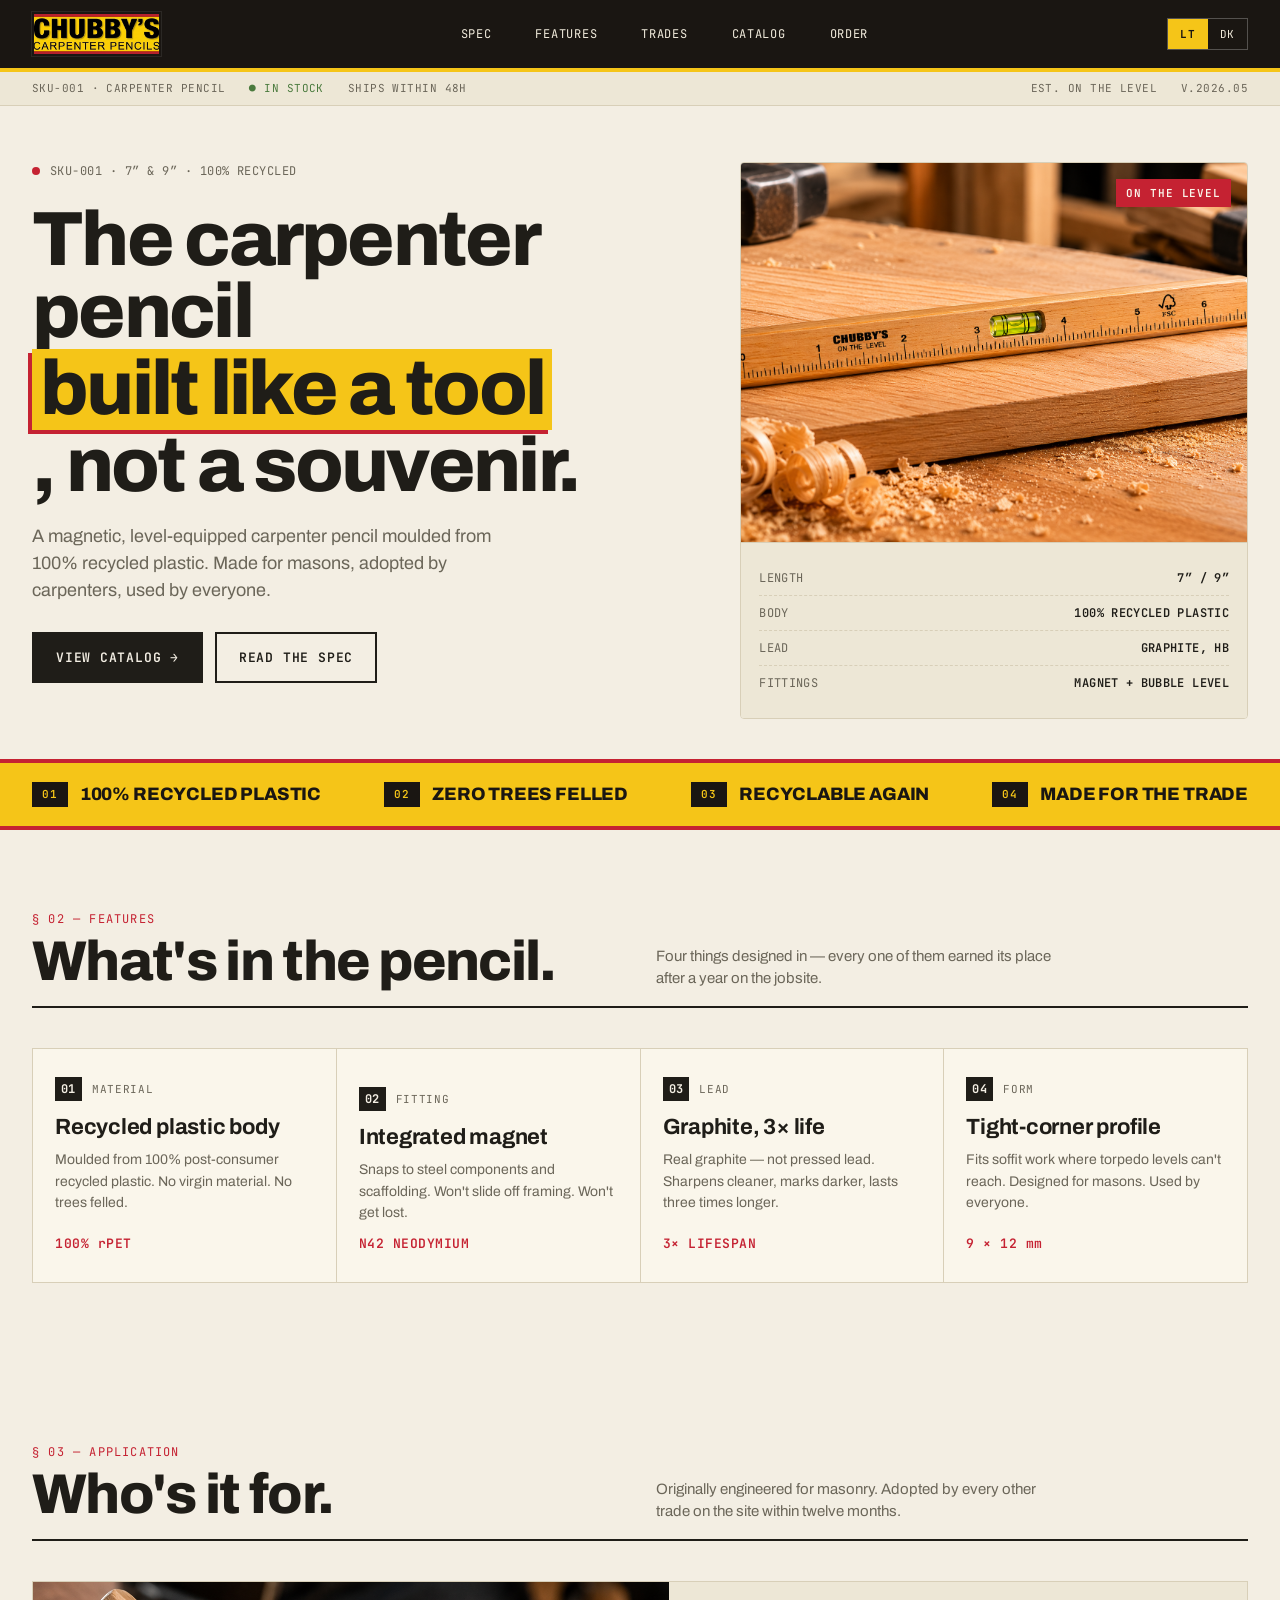
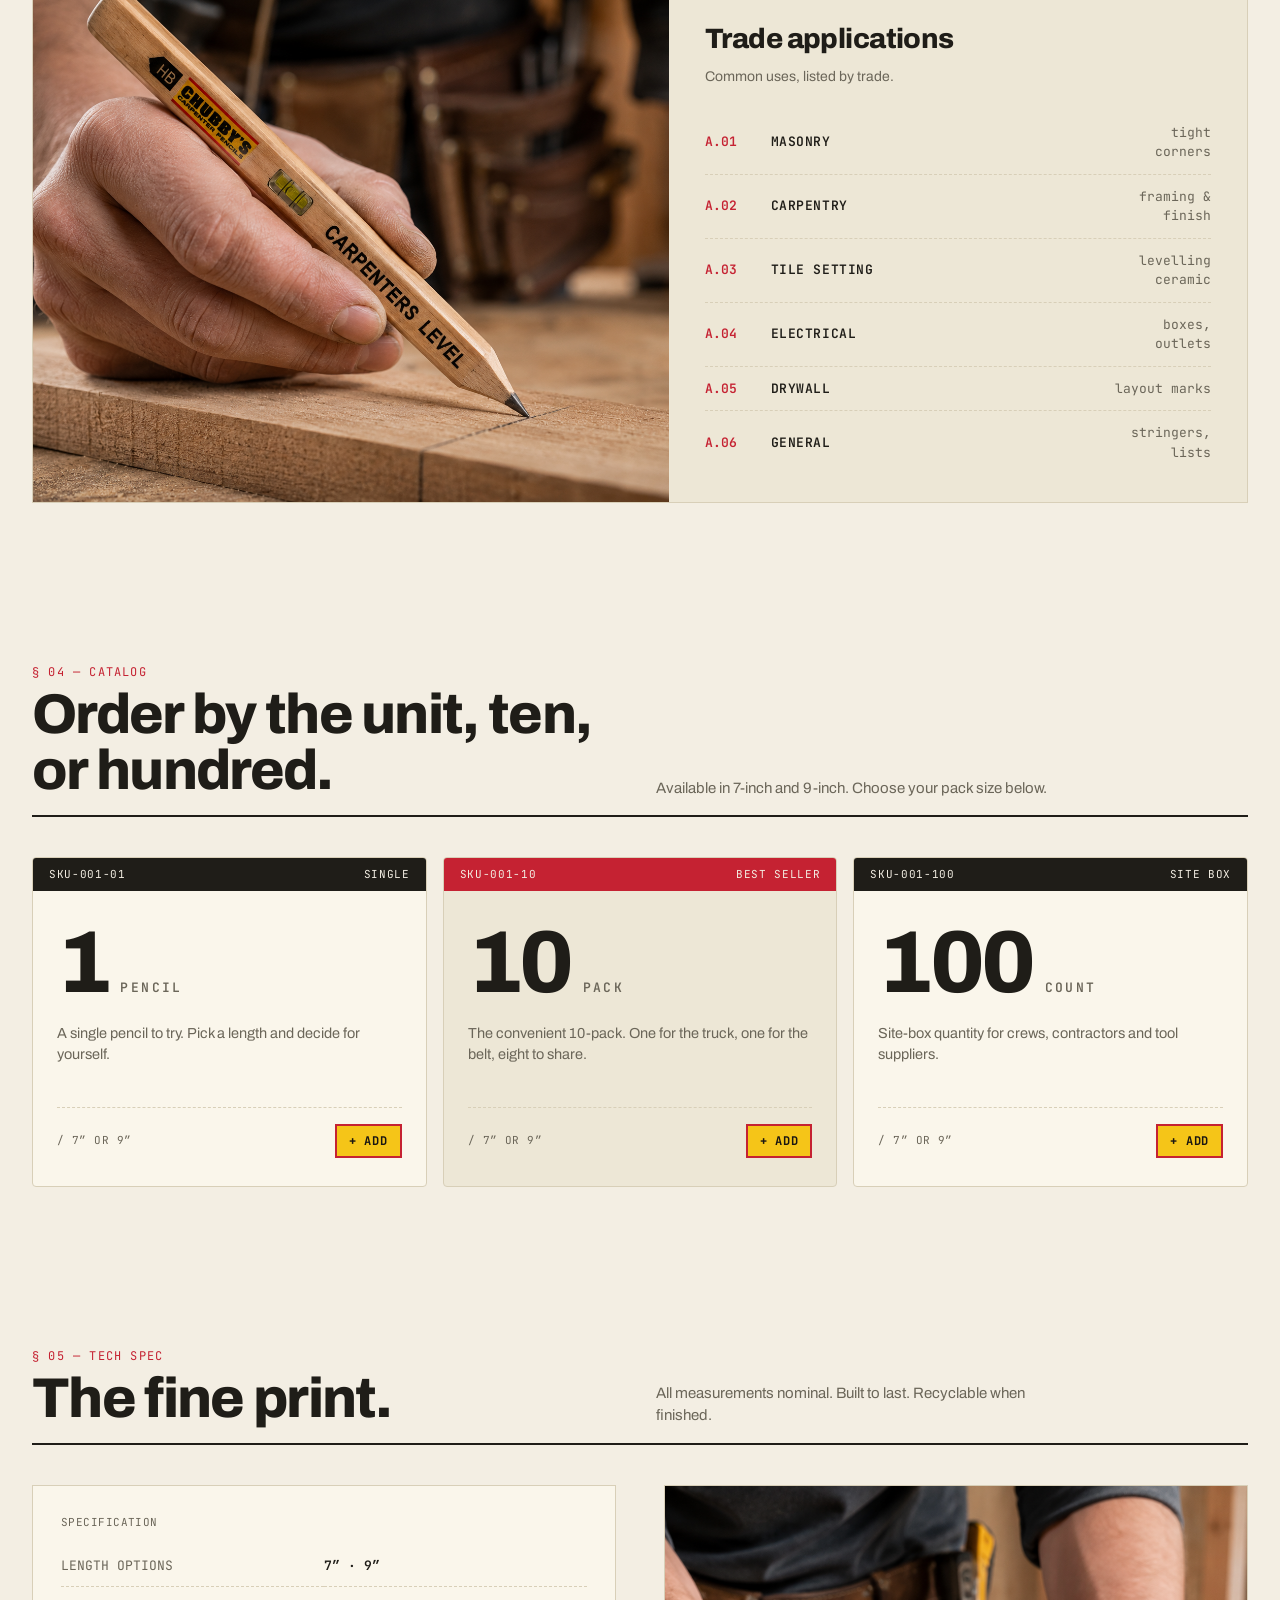
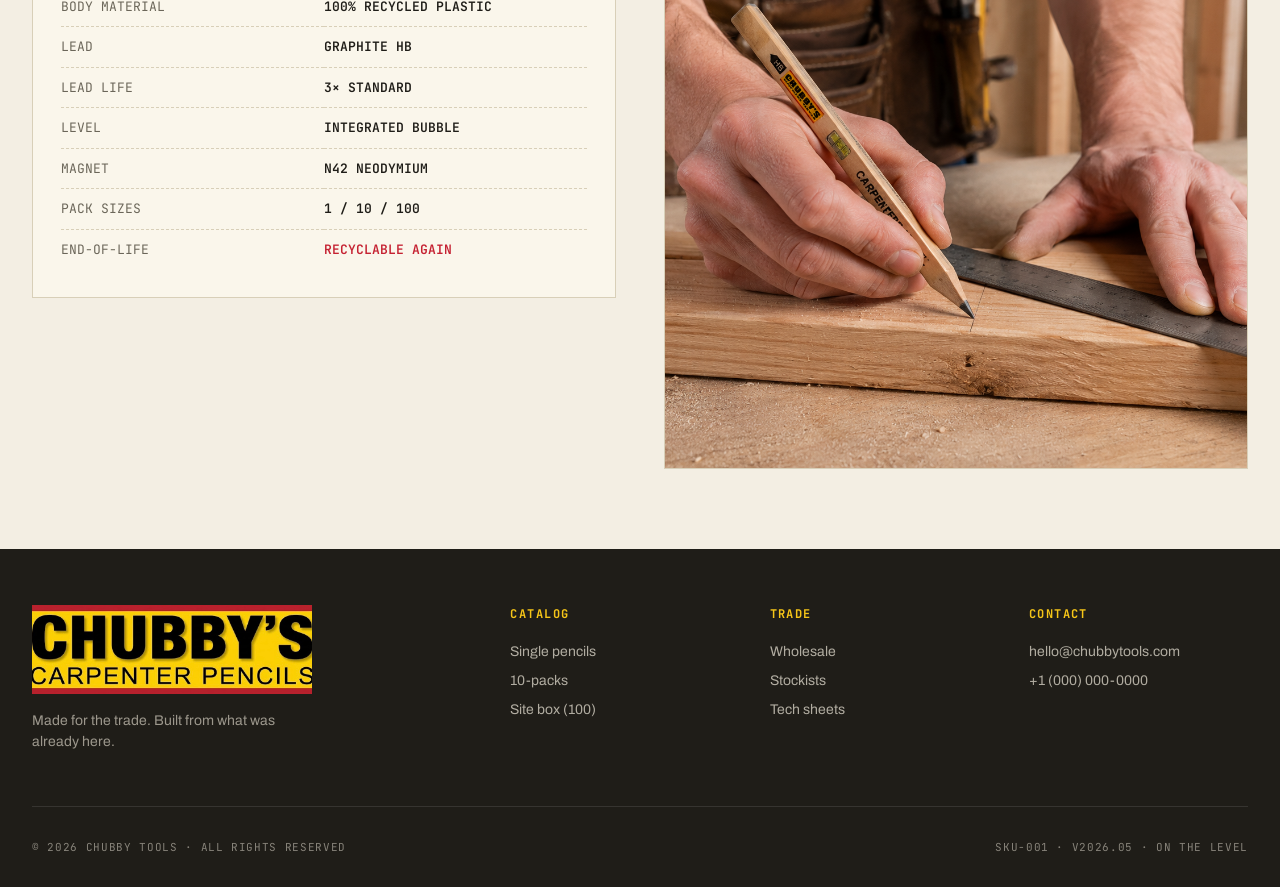
<file: project/04-trade-tag.html>
<!doctype html>
<html lang="en" data-theme="light">
<head>
<meta charset="utf-8" />
<title>Chubby's — Spec &amp; Catalog</title>
<meta name="viewport" content="width=device-width, initial-scale=1" />
<link rel="preconnect" href="https://fonts.googleapis.com" />
<link rel="preconnect" href="https://fonts.gstatic.com" crossorigin />
<link href="https://fonts.googleapis.com/css2?family=Archivo:wght@400;500;600;700;800&family=JetBrains+Mono:wght@400;500;600&display=swap" rel="stylesheet" />
<style>
  :root {
    --bg: #f3eee3;
    --paper: #faf6eb;
    --card: #ede7d6;
    --ink: #1f1d18;
    --ink-soft: #6b6659;
    --rule: #d8cfb8;
    --red: #c52232;
    --yellow: #f5c518;
    --yellow-soft: #fce58a;
    --tag-stitch: #1f1d18;
  }
  [data-theme="dark"] {
    --bg: #161410;
    --paper: #1f1c16;
    --card: #28241c;
    --ink: #f0eadb;
    --ink-soft: #a39e8e;
    --rule: #3b3528;
    --red: #e34552;
    --yellow: #f5c518;
    --yellow-soft: #5a4a14;
    --tag-stitch: #f0eadb;
  }
  * { box-sizing: border-box; }
  html, body { margin: 0; padding: 0; }
  body {
    font-family: 'Archivo', system-ui, sans-serif;
    background: var(--bg); color: var(--ink);
    -webkit-font-smoothing: antialiased;
    line-height: 1.5;
    transition: background .35s ease, color .35s ease;
  }
  .wrap { max-width: 1280px; margin: 0 auto; padding: 0 32px; }
  .mono { font-family: 'JetBrains Mono', monospace; }
  .micro {
    font-family: 'JetBrains Mono', monospace;
    font-size: 11px; letter-spacing: .04em; text-transform: uppercase;
    color: var(--ink-soft);
  }

  /* Header — always dark bg, always light text */
  header {
    background: #1a1612; color: #f0eadb;
    border-bottom: 4px solid var(--yellow);
    position: sticky; top: 0; z-index: 30;
  }
  [data-theme="dark"] header { background: #0d0b08; }
  .nav { display: grid; grid-template-columns: auto 1fr auto; gap: 32px; align-items: center; padding-top: 12px; padding-bottom: 12px; }
  .brand { display: flex; align-items: center; gap: 12px; color: #f0eadb; text-decoration: none; }
  .brand img.logo {
    display: block; height: 44px; width: auto;
    border: 2px solid #1a1612;
    box-shadow: 0 0 0 1px rgba(255,255,255,.08);
  }
  /* Footer-only inline brand tag (kept for the footer copy) */
  .brand-tag {
    display: flex; align-items: stretch; height: 36px;
    border: 2px solid var(--red); background: var(--yellow);
    color: #1a1612; font-family: 'Archivo', sans-serif; font-weight: 800;
    overflow: hidden;
  }
  .brand-tag .a { padding: 0 10px; display: grid; place-items: center; font-size: 17px; letter-spacing: -0.02em; }
  .brand-tag .b { padding: 0 8px; display: grid; place-items: center; font-size: 9px; line-height: 1.05; text-align: left; border-left: 2px solid var(--red); }
  nav.links { display: flex; gap: 24px; justify-content: center; }
  nav.links a {
    color: #f0eadb; text-decoration: none;
    font-family: 'JetBrains Mono', monospace; font-size: 12px;
    letter-spacing: .06em; text-transform: uppercase;
    padding: 6px 10px; border-radius: 2px;
  }
  nav.links a:hover { background: rgba(255,255,255,.08); color: #fff; }
  .theme-toggle {
    display: inline-flex; border: 1px solid rgba(255,255,255,.25);
  }
  .theme-toggle button {
    background: transparent; border: none; color: #f0eadb;
    font-family: 'JetBrains Mono', monospace; font-size: 11px;
    letter-spacing: .06em; padding: 8px 12px; cursor: pointer;
    text-transform: uppercase;
  }
  .theme-toggle button.active { background: var(--yellow); color: #1a1612; font-weight: 700; }

  /* Status bar */
  .status-bar {
    background: var(--card); border-bottom: 1px solid var(--rule);
    font-family: 'JetBrains Mono', monospace; font-size: 11px;
    letter-spacing: .04em; text-transform: uppercase;
    padding: 8px 0; color: var(--ink-soft);
  }
  .status-row { display: flex; gap: 24px; justify-content: space-between; }
  .status-row .left, .status-row .right { display: flex; gap: 24px; }
  .status-row .ok { color: #4a7a3d; }
  [data-theme="dark"] .status-row .ok { color: #8ab07a; }

  /* Hero */
  .hero { padding: 56px 0 40px; }
  .hero-grid { display: grid; grid-template-columns: 1.3fr 1fr; gap: 48px; align-items: start; }
  .hero-meta { display: flex; flex-direction: column; gap: 6px; margin-bottom: 24px; }
  .hero-meta .sku {
    display: inline-flex; align-items: center; gap: 10px;
    font-family: 'JetBrains Mono', monospace; font-size: 12px;
    letter-spacing: .04em; color: var(--ink-soft);
  }
  .hero-meta .sku .dot { width: 8px; height: 8px; border-radius: 50%; background: var(--red); }
  .hero h1 {
    font-family: 'Archivo', sans-serif; font-weight: 800;
    font-size: clamp(48px, 6vw, 84px); line-height: .95;
    letter-spacing: -0.035em; margin: 0 0 20px;
    text-wrap: balance; text-transform: none;
  }
  .hero h1 span.hi {
    background: var(--yellow); padding: 0 8px; box-shadow: -4px 4px 0 var(--red);
    display: inline-block; line-height: 1.05;
  }
  .hero p.lede { font-size: 18px; color: var(--ink-soft); max-width: 50ch; margin: 0 0 28px; }
  .cta-row { display: flex; gap: 12px; align-items: center; flex-wrap: wrap; }
  .btn {
    display: inline-flex; align-items: center; gap: 10px;
    padding: 14px 22px; border: 2px solid var(--ink); background: var(--ink); color: var(--bg);
    font-family: 'JetBrains Mono', monospace; font-weight: 600; font-size: 13px;
    letter-spacing: .06em; text-transform: uppercase; text-decoration: none;
    transition: background .15s, color .15s;
  }
  .btn:hover { background: var(--red); border-color: var(--red); color: #fff; }
  .btn.ghost { background: transparent; color: var(--ink); }
  .btn.ghost:hover { background: var(--ink); color: var(--bg); }

  /* Hero image with spec callouts */
  .product-card {
    background: var(--paper); border: 1px solid var(--rule); border-radius: 4px;
    padding: 0; position: relative; overflow: hidden;
  }
  .product-photo { aspect-ratio: 4/3; overflow: hidden; position: relative; }
  .product-photo img { width: 100%; height: 100%; object-fit: cover; display: block; }
  .product-photo .stamp {
    position: absolute; top: 16px; right: 16px;
    background: var(--red); color: var(--paper);
    padding: 6px 10px;
    font-family: 'JetBrains Mono', monospace; font-size: 11px;
    letter-spacing: .08em; text-transform: uppercase; font-weight: 600;
  }
  .product-spec {
    padding: 18px; border-top: 1px solid var(--rule);
    background: var(--card);
  }
  .product-spec-row {
    display: flex; justify-content: space-between; padding: 8px 0;
    font-family: 'JetBrains Mono', monospace; font-size: 12px;
    letter-spacing: .03em; text-transform: uppercase;
    border-bottom: 1px dashed var(--rule);
  }
  .product-spec-row:last-child { border-bottom: none; }
  .product-spec-row .k { color: var(--ink-soft); }
  .product-spec-row .v { color: var(--ink); font-weight: 600; }

  /* Sustain Strip */
  .sus-band {
    background: var(--yellow); color: #1a1612;
    border-top: 4px solid var(--red); border-bottom: 4px solid var(--red);
    padding: 18px 0;
  }
  .sus-row {
    display: flex; gap: 32px; flex-wrap: wrap;
    font-family: 'Archivo', sans-serif; font-weight: 800;
    font-size: 18px; letter-spacing: -0.01em;
    justify-content: space-between; align-items: center;
  }
  .sus-row .item { display: inline-flex; align-items: center; gap: 12px; }
  .sus-row .pill {
    background: #1a1612; color: var(--yellow);
    padding: 4px 10px; font-family: 'JetBrains Mono', monospace;
    font-size: 11px; letter-spacing: .08em; text-transform: uppercase;
    font-weight: 600;
  }

  /* Section */
  section { padding: 80px 0; }
  .sec-head {
    display: grid; grid-template-columns: 1fr 1fr; gap: 32px;
    align-items: end; margin-bottom: 40px;
    padding-bottom: 16px; border-bottom: 2px solid var(--ink);
  }
  .sec-head .left .label { font-family: 'JetBrains Mono', monospace; font-size: 12px; letter-spacing: .1em; text-transform: uppercase; color: var(--red); margin-bottom: 6px; }
  .sec-head h2 {
    font-family: 'Archivo', sans-serif; font-weight: 800;
    font-size: clamp(34px, 4.4vw, 56px); line-height: 1; letter-spacing: -0.03em; margin: 0;
  }
  .sec-head .right { color: var(--ink-soft); font-size: 15px; max-width: 44ch; }

  /* Feature grid */
  .feature-grid {
    display: grid; grid-template-columns: repeat(4, 1fr); gap: 0;
    border: 1px solid var(--rule); background: var(--rule);
    gap: 1px;
  }
  .feature {
    background: var(--paper); padding: 28px 22px;
    display: flex; flex-direction: column; gap: 10px;
    min-height: 200px;
  }
  .feature .head {
    display: flex; align-items: center; gap: 10px;
    margin-bottom: 4px;
  }
  .feature .head .num {
    background: var(--ink); color: var(--bg);
    font-family: 'JetBrains Mono', monospace; font-weight: 700;
    font-size: 12px; padding: 3px 6px; letter-spacing: .04em;
  }
  .feature .head .tag {
    font-family: 'JetBrains Mono', monospace; font-size: 11px;
    letter-spacing: .06em; text-transform: uppercase; color: var(--ink-soft);
  }
  .feature h3 {
    font-family: 'Archivo', sans-serif; font-weight: 700;
    font-size: 22px; letter-spacing: -0.01em; margin: 0; line-height: 1.1;
  }
  .feature p { color: var(--ink-soft); font-size: 14px; margin: 0; line-height: 1.55; }
  .feature .val {
    margin-top: auto;
    font-family: 'JetBrains Mono', monospace; font-size: 13px;
    color: var(--red); letter-spacing: .04em; font-weight: 600;
  }

  /* Trades two-col */
  .trades-block {
    background: var(--card);
    margin-top: 32px; padding: 0;
    border: 1px solid var(--rule);
  }
  .trades-grid { display: grid; grid-template-columns: 1.1fr 1fr; align-items: stretch; }
  .trades-photo img { width: 100%; height: 100%; object-fit: cover; display: block; }
  .trades-list { padding: 36px 36px 28px; }
  .trades-list h3 { font-family: 'Archivo', sans-serif; font-weight: 800; font-size: 28px; margin: 0 0 6px; letter-spacing: -0.02em; }
  .trades-list .sub { color: var(--ink-soft); font-size: 14px; margin-bottom: 24px; }
  .trades-list ol { list-style: none; padding: 0; margin: 0; }
  .trades-list ol li {
    display: grid; grid-template-columns: 50px 1fr 100px;
    align-items: center; gap: 16px;
    padding: 12px 0; border-bottom: 1px dashed var(--rule);
    font-family: 'JetBrains Mono', monospace; font-size: 13px;
  }
  .trades-list ol li:last-child { border-bottom: none; }
  .trades-list ol li .idx { color: var(--red); font-weight: 600; }
  .trades-list ol li .who { color: var(--ink); font-weight: 600; text-transform: uppercase; letter-spacing: .04em; }
  .trades-list ol li .use { color: var(--ink-soft); text-align: right; }

  /* Catalog */
  .catalog-grid { display: grid; grid-template-columns: repeat(3, 1fr); gap: 16px; }
  .sku-card {
    background: var(--paper); border: 1px solid var(--rule); border-radius: 4px;
    position: relative; overflow: hidden;
    transition: transform .15s ease, border-color .15s ease;
  }
  .sku-card:hover { transform: translateY(-3px); border-color: var(--red); }
  .sku-card .tag-band {
    background: var(--ink); color: var(--bg);
    padding: 8px 16px; display: flex; justify-content: space-between;
    font-family: 'JetBrains Mono', monospace; font-size: 11px;
    letter-spacing: .06em; text-transform: uppercase;
  }
  .sku-card .body { padding: 28px 24px; }
  .sku-card .qty {
    font-family: 'Archivo', sans-serif; font-weight: 800;
    font-size: 88px; line-height: 1; letter-spacing: -0.04em; color: var(--ink);
    display: flex; align-items: baseline; gap: 12px;
  }
  .sku-card .qty .unit {
    font-family: 'JetBrains Mono', monospace;
    font-size: 13px; color: var(--ink-soft); font-weight: 600;
    letter-spacing: .18em; text-transform: uppercase;
  }
  .sku-card .desc { font-size: 14.5px; color: var(--ink-soft); margin: 16px 0 24px; min-height: 60px; }
  .sku-card .row { display: flex; justify-content: space-between; align-items: center; padding-top: 16px; border-top: 1px dashed var(--rule); }
  .sku-card .row .sku-no { font-family: 'JetBrains Mono', monospace; font-size: 11px; letter-spacing: .04em; color: var(--ink-soft); text-transform: uppercase; }
  .sku-card .row .add {
    background: var(--yellow); color: #1a1612;
    border: 2px solid var(--red); padding: 6px 12px;
    font-family: 'JetBrains Mono', monospace; font-size: 12px;
    font-weight: 700; letter-spacing: .06em; text-transform: uppercase;
    text-decoration: none;
  }
  .sku-card.featured { background: var(--card); }
  .sku-card.featured .tag-band { background: var(--red); }

  /* Footer */
  footer {
    background: var(--ink); color: var(--paper);
    padding: 56px 0 32px;
  }
  [data-theme="dark"] footer { background: #0d0b08; }
  .foot-grid { display: grid; grid-template-columns: 2fr 1fr 1fr 1fr; gap: 40px; }
  .foot-grid h4 { font-family: 'JetBrains Mono', monospace; font-size: 12px; letter-spacing: .12em; text-transform: uppercase; color: var(--yellow); margin: 0 0 14px; }
  .foot-grid a { display: block; color: rgba(240,234,219,.7); text-decoration: none; padding: 4px 0; font-size: 14px; }
  .foot-grid a:hover { color: var(--paper); }
  .foot-bottom { display: flex; justify-content: space-between; padding-top: 32px; margin-top: 40px; border-top: 1px solid rgba(255,255,255,.1); font-family: 'JetBrains Mono', monospace; font-size: 11px; letter-spacing: .06em; text-transform: uppercase; color: rgba(240,234,219,.5); }

  @media (max-width: 900px) {
    .hero-grid { grid-template-columns: 1fr; }
    .feature-grid { grid-template-columns: 1fr; }
    .trades-grid { grid-template-columns: 1fr; }
    .catalog-grid { grid-template-columns: 1fr; }
    .sec-head { grid-template-columns: 1fr; }
    .foot-grid { grid-template-columns: 1fr 1fr; }
    nav.links { display: none; }
    .status-row .right { display: none; }
    .nav { grid-template-columns: auto auto; }
  }
</style>
</head>
<body>

<header>
  <div class="wrap nav">
    <a href="#" class="brand" aria-label="Chubby's Carpenter Pencils">
      <img class="logo" src="assets/logo.jpg" alt="Chubby's Carpenter Pencils" />
    </a>
    <nav class="links">
      <a href="#spec">Spec</a>
      <a href="#features">Features</a>
      <a href="#trades">Trades</a>
      <a href="#catalog">Catalog</a>
      <a href="#contact">Order</a>
    </nav>
    <div class="theme-toggle" role="group" aria-label="Theme">
      <button data-mode="light" class="active">LT</button>
      <button data-mode="dark">DK</button>
    </div>
  </div>
</header>

<div class="status-bar">
  <div class="wrap status-row">
    <div class="left">
      <span>SKU-001 · CARPENTER PENCIL</span>
      <span class="ok">● IN STOCK</span>
      <span>SHIPS WITHIN 48H</span>
    </div>
    <div class="right">
      <span>EST. ON THE LEVEL</span>
      <span>v.2026.05</span>
    </div>
  </div>
</div>

<div class="wrap">

  <section class="hero">
    <div class="hero-grid">
      <div>
        <div class="hero-meta">
          <span class="sku"><span class="dot"></span>SKU-001 · 7&Prime; &amp; 9&Prime; · 100% RECYCLED</span>
        </div>
        <h1>The carpenter pencil <span class="hi">built like a tool</span>, not a souvenir.</h1>
        <p class="lede">A magnetic, level-equipped carpenter pencil moulded from 100% recycled plastic. Made for masons, adopted by carpenters, used by everyone.</p>
        <div class="cta-row">
          <a class="btn" href="#catalog">View catalog →</a>
          <a class="btn ghost" href="#spec">Read the spec</a>
        </div>
      </div>
      <div class="product-card">
        <div class="product-photo">
          <span class="stamp">On the Level</span>
          <img src="assets/pencil-hero.png" alt="Chubby's carpenter pencil with level and ruler" />
        </div>
        <div class="product-spec">
          <div class="product-spec-row"><span class="k">Length</span><span class="v">7&Prime; / 9&Prime;</span></div>
          <div class="product-spec-row"><span class="k">Body</span><span class="v">100% RECYCLED PLASTIC</span></div>
          <div class="product-spec-row"><span class="k">Lead</span><span class="v">GRAPHITE, HB</span></div>
          <div class="product-spec-row"><span class="k">Fittings</span><span class="v">MAGNET + BUBBLE LEVEL</span></div>
        </div>
      </div>
    </div>
  </section>

</div>

<div class="sus-band">
  <div class="wrap sus-row">
    <div class="item"><span class="pill">01</span> 100% RECYCLED PLASTIC</div>
    <div class="item"><span class="pill">02</span> ZERO TREES FELLED</div>
    <div class="item"><span class="pill">03</span> RECYCLABLE AGAIN</div>
    <div class="item"><span class="pill">04</span> MADE FOR THE TRADE</div>
  </div>
</div>

<div class="wrap">
  <section id="features">
    <div class="sec-head">
      <div class="left">
        <div class="label">§ 02 — Features</div>
        <h2>What's in the pencil.</h2>
      </div>
      <div class="right">Four things designed in — every one of them earned its place after a year on the jobsite.</div>
    </div>

    <div class="feature-grid">
      <div class="feature">
        <div class="head"><span class="num">01</span><span class="tag">Material</span></div>
        <h3>Recycled plastic body</h3>
        <p>Moulded from 100% post-consumer recycled plastic. No virgin material. No trees felled.</p>
        <div class="val">100% rPET</div>
      </div>
      <div class="feature">
        <div class="num"></div>
        <div class="head"><span class="num">02</span><span class="tag">Fitting</span></div>
        <h3>Integrated magnet</h3>
        <p>Snaps to steel components and scaffolding. Won't slide off framing. Won't get lost.</p>
        <div class="val">N42 NEODYMIUM</div>
      </div>
      <div class="feature">
        <div class="head"><span class="num">03</span><span class="tag">Lead</span></div>
        <h3>Graphite, 3× life</h3>
        <p>Real graphite — not pressed lead. Sharpens cleaner, marks darker, lasts three times longer.</p>
        <div class="val">3× LIFESPAN</div>
      </div>
      <div class="feature">
        <div class="head"><span class="num">04</span><span class="tag">Form</span></div>
        <h3>Tight-corner profile</h3>
        <p>Fits soffit work where torpedo levels can't reach. Designed for masons. Used by everyone.</p>
        <div class="val">9 × 12 mm</div>
      </div>
    </div>
  </section>

  <section id="trades">
    <div class="sec-head">
      <div class="left">
        <div class="label">§ 03 — Application</div>
        <h2>Who's it for.</h2>
      </div>
      <div class="right">Originally engineered for masonry. Adopted by every other trade on the site within twelve months.</div>
    </div>

    <div class="trades-block">
      <div class="trades-grid">
        <div class="trades-photo">
          <img src="assets/pencil-hand.png" alt="Hand marking timber with Chubby's pencil" />
        </div>
        <div class="trades-list">
          <h3>Trade applications</h3>
          <div class="sub">Common uses, listed by trade.</div>
          <ol>
            <li><span class="idx">A.01</span><span class="who">Masonry</span><span class="use">tight corners</span></li>
            <li><span class="idx">A.02</span><span class="who">Carpentry</span><span class="use">framing &amp; finish</span></li>
            <li><span class="idx">A.03</span><span class="who">Tile setting</span><span class="use">levelling ceramic</span></li>
            <li><span class="idx">A.04</span><span class="who">Electrical</span><span class="use">boxes, outlets</span></li>
            <li><span class="idx">A.05</span><span class="who">Drywall</span><span class="use">layout marks</span></li>
            <li><span class="idx">A.06</span><span class="who">General</span><span class="use">stringers, lists</span></li>
          </ol>
        </div>
      </div>
    </div>
  </section>

  <section id="catalog">
    <div class="sec-head">
      <div class="left">
        <div class="label">§ 04 — Catalog</div>
        <h2>Order by the unit, ten, or hundred.</h2>
      </div>
      <div class="right">Available in 7-inch and 9-inch. Choose your pack size below.</div>
    </div>

    <div class="catalog-grid">
      <div class="sku-card">
        <div class="tag-band"><span>SKU-001-01</span><span>SINGLE</span></div>
        <div class="body">
          <div class="qty">1<span class="unit">pencil</span></div>
          <p class="desc">A single pencil to try. Pick a length and decide for yourself.</p>
          <div class="row"><span class="sku-no">/ 7&Prime; or 9&Prime;</span><a class="add" href="#">+ ADD</a></div>
        </div>
      </div>
      <div class="sku-card featured">
        <div class="tag-band"><span>SKU-001-10</span><span>BEST SELLER</span></div>
        <div class="body">
          <div class="qty">10<span class="unit">pack</span></div>
          <p class="desc">The convenient 10-pack. One for the truck, one for the belt, eight to share.</p>
          <div class="row"><span class="sku-no">/ 7&Prime; or 9&Prime;</span><a class="add" href="#">+ ADD</a></div>
        </div>
      </div>
      <div class="sku-card">
        <div class="tag-band"><span>SKU-001-100</span><span>SITE BOX</span></div>
        <div class="body">
          <div class="qty">100<span class="unit">count</span></div>
          <p class="desc">Site-box quantity for crews, contractors and tool suppliers.</p>
          <div class="row"><span class="sku-no">/ 7&Prime; or 9&Prime;</span><a class="add" href="#">+ ADD</a></div>
        </div>
      </div>
    </div>
  </section>

  <section id="spec">
    <div class="sec-head">
      <div class="left">
        <div class="label">§ 05 — Tech Spec</div>
        <h2>The fine print.</h2>
      </div>
      <div class="right">All measurements nominal. Built to last. Recyclable when finished.</div>
    </div>

    <div style="display:grid; grid-template-columns: 1fr 1fr; gap: 48px; align-items: start;">
      <div style="background: var(--paper); border: 1px solid var(--rule); padding: 28px;">
        <div class="micro" style="margin-bottom: 16px;">Specification</div>
        <table style="width:100%; border-collapse: collapse; font-family: 'JetBrains Mono', monospace; font-size: 13px;">
          <tr><td style="padding: 10px 0; color:var(--ink-soft); width: 50%;">LENGTH OPTIONS</td><td style="padding: 10px 0; font-weight:600;">7&Prime; · 9&Prime;</td></tr>
          <tr><td style="padding: 10px 0; color:var(--ink-soft); border-top: 1px dashed var(--rule);">BODY MATERIAL</td><td style="padding: 10px 0; font-weight:600; border-top: 1px dashed var(--rule);">100% RECYCLED PLASTIC</td></tr>
          <tr><td style="padding: 10px 0; color:var(--ink-soft); border-top: 1px dashed var(--rule);">LEAD</td><td style="padding: 10px 0; font-weight:600; border-top: 1px dashed var(--rule);">GRAPHITE HB</td></tr>
          <tr><td style="padding: 10px 0; color:var(--ink-soft); border-top: 1px dashed var(--rule);">LEAD LIFE</td><td style="padding: 10px 0; font-weight:600; border-top: 1px dashed var(--rule);">3× STANDARD</td></tr>
          <tr><td style="padding: 10px 0; color:var(--ink-soft); border-top: 1px dashed var(--rule);">LEVEL</td><td style="padding: 10px 0; font-weight:600; border-top: 1px dashed var(--rule);">INTEGRATED BUBBLE</td></tr>
          <tr><td style="padding: 10px 0; color:var(--ink-soft); border-top: 1px dashed var(--rule);">MAGNET</td><td style="padding: 10px 0; font-weight:600; border-top: 1px dashed var(--rule);">N42 NEODYMIUM</td></tr>
          <tr><td style="padding: 10px 0; color:var(--ink-soft); border-top: 1px dashed var(--rule);">PACK SIZES</td><td style="padding: 10px 0; font-weight:600; border-top: 1px dashed var(--rule);">1 / 10 / 100</td></tr>
          <tr><td style="padding: 10px 0; color:var(--ink-soft); border-top: 1px dashed var(--rule);">END-OF-LIFE</td><td style="padding: 10px 0; font-weight:600; color: var(--red); border-top: 1px dashed var(--rule);">RECYCLABLE AGAIN</td></tr>
        </table>
      </div>
      <div style="aspect-ratio: 1/1; overflow: hidden; border: 1px solid var(--rule);">
        <img src="assets/pencil-square.png" alt="Chubby's pencil with steel square" style="width:100%; height:100%; object-fit:cover;" />
      </div>
    </div>
  </section>

</div>

<footer id="contact">
  <div class="wrap">
    <div class="foot-grid">
      <div>
        <img src="assets/logo.jpg" alt="Chubby's Carpenter Pencils" style="display:block; width:100%; max-width:280px; height:auto; margin-bottom:16px;" />
        <p style="color: rgba(240,234,219,.6); font-size: 14px; margin-top: 16px; max-width: 32ch;">Made for the trade. Built from what was already here.</p>
      </div>
      <div>
        <h4>Catalog</h4>
        <a href="#">Single pencils</a>
        <a href="#">10-packs</a>
        <a href="#">Site box (100)</a>
      </div>
      <div>
        <h4>Trade</h4>
        <a href="#">Wholesale</a>
        <a href="#">Stockists</a>
        <a href="#">Tech sheets</a>
      </div>
      <div>
        <h4>Contact</h4>
        <a href="#">hello@chubbytools.com</a>
        <a href="#">+1 (000) 000-0000</a>
      </div>
    </div>
    <div class="foot-bottom">
      <span>© 2026 CHUBBY TOOLS · ALL RIGHTS RESERVED</span>
      <span>SKU-001 · v2026.05 · ON THE LEVEL</span>
    </div>
  </div>
</footer>

<script>
  const root = document.documentElement;
  const saved = localStorage.getItem('chubby-theme-04');
  if (saved) root.setAttribute('data-theme', saved);
  const btns = document.querySelectorAll('.theme-toggle button');
  const sync = () => {
    const cur = root.getAttribute('data-theme') || 'light';
    btns.forEach(b => b.classList.toggle('active', b.dataset.mode === cur));
  };
  sync();
  btns.forEach(b => b.addEventListener('click', () => {
    root.setAttribute('data-theme', b.dataset.mode);
    localStorage.setItem('chubby-theme-04', b.dataset.mode);
    sync();
  }));
</script>

</body>
</html>
</file>
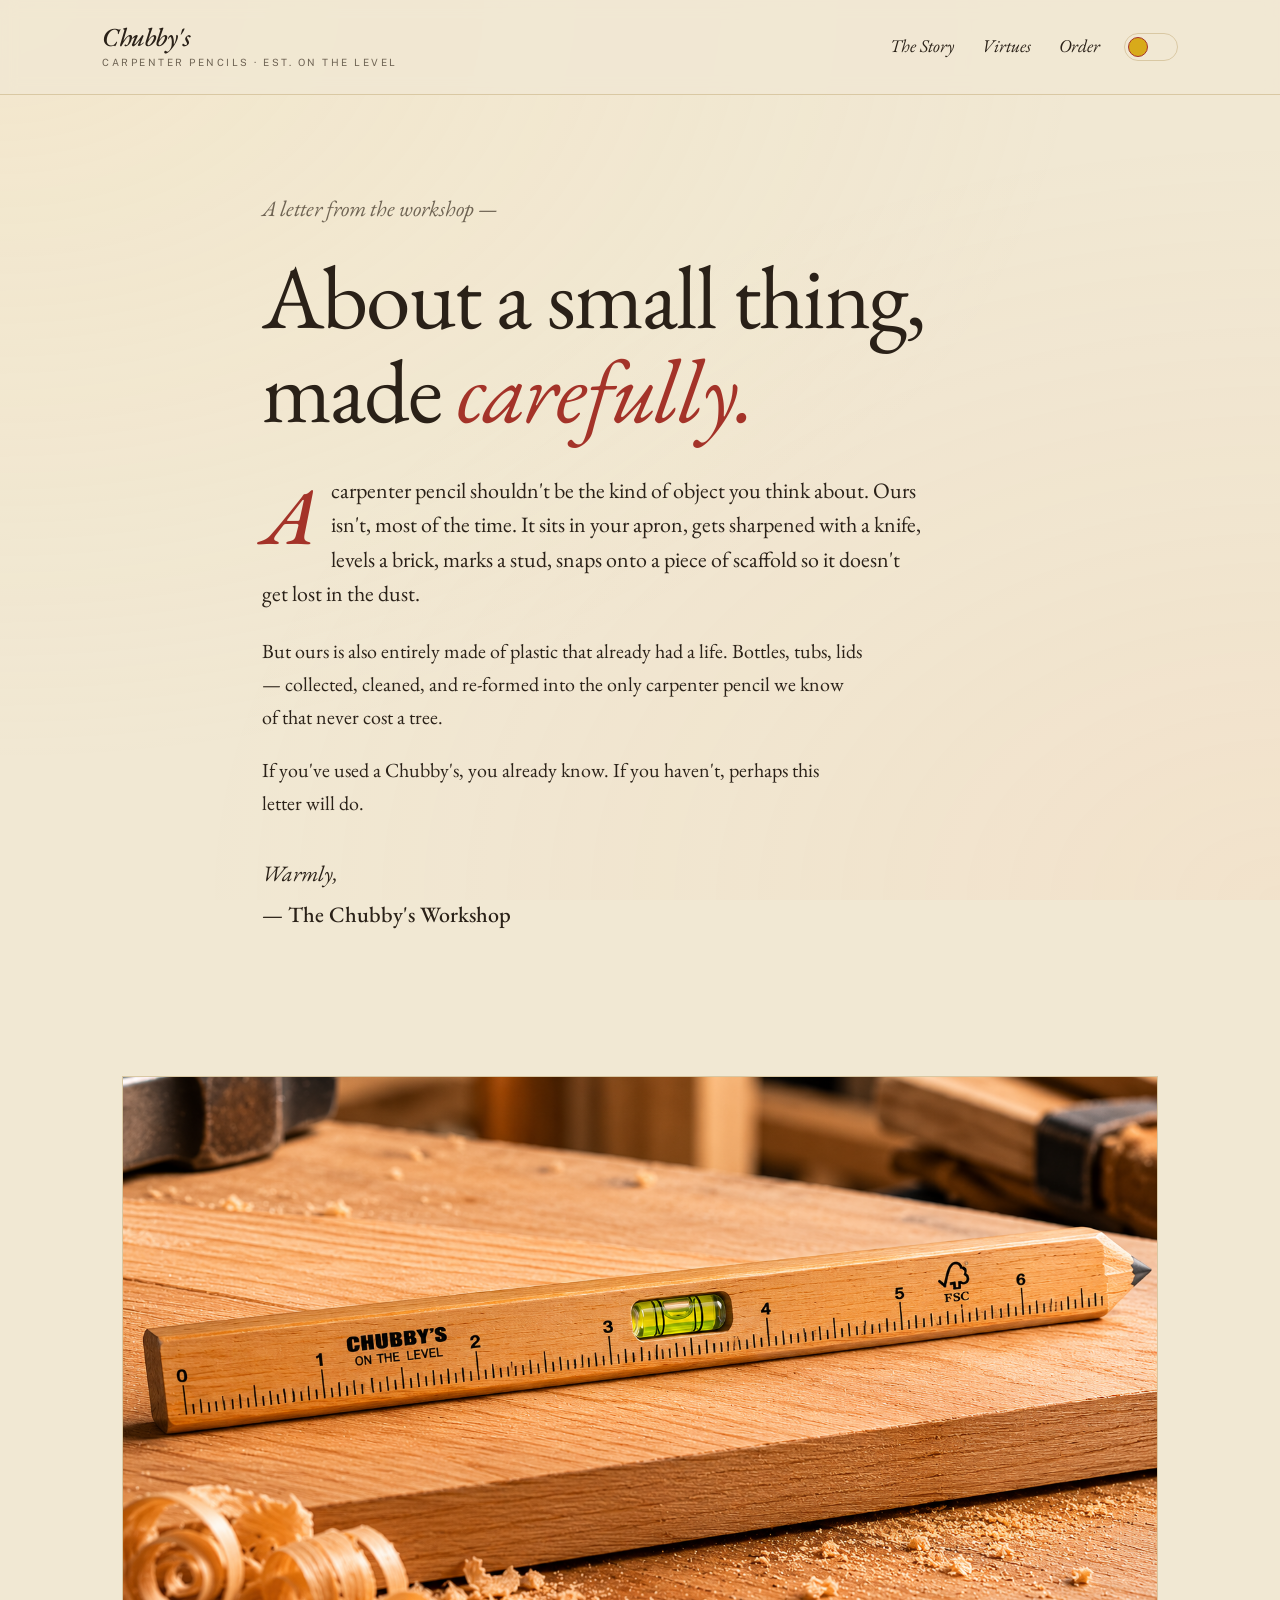
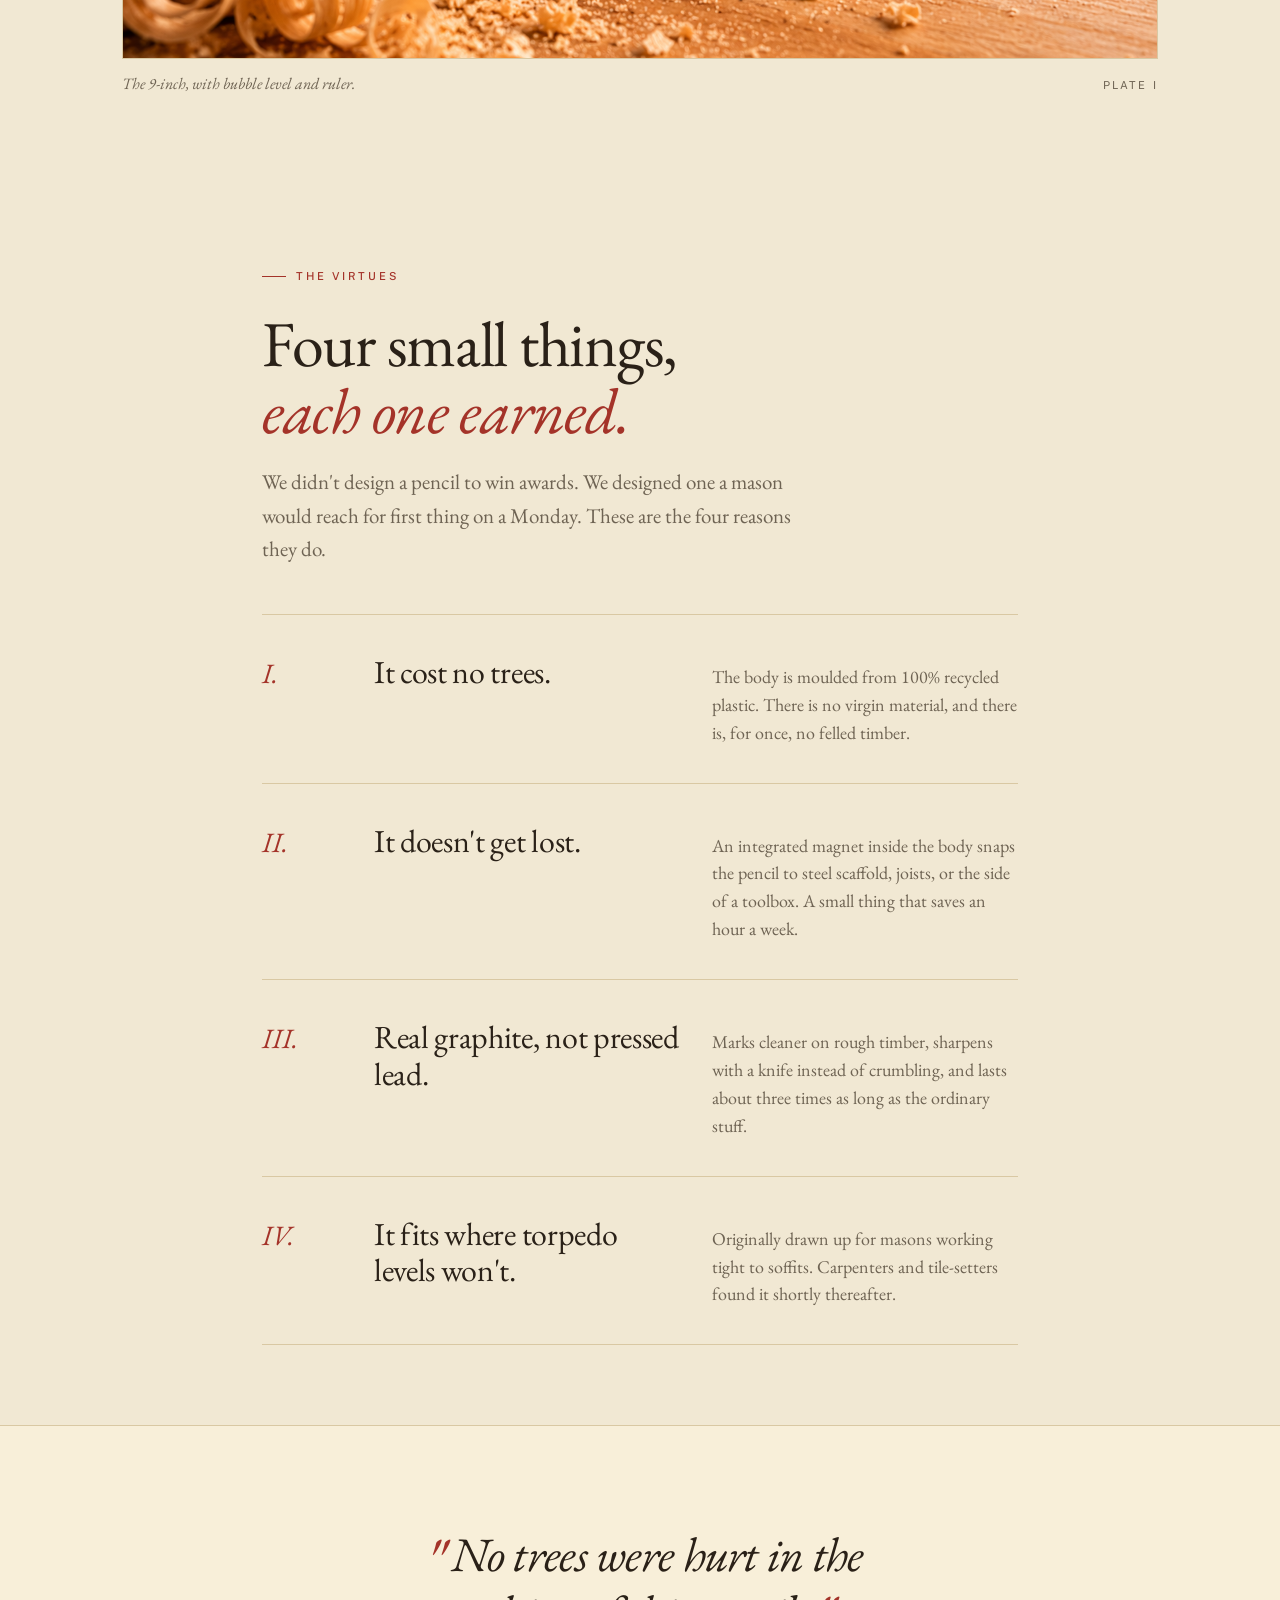
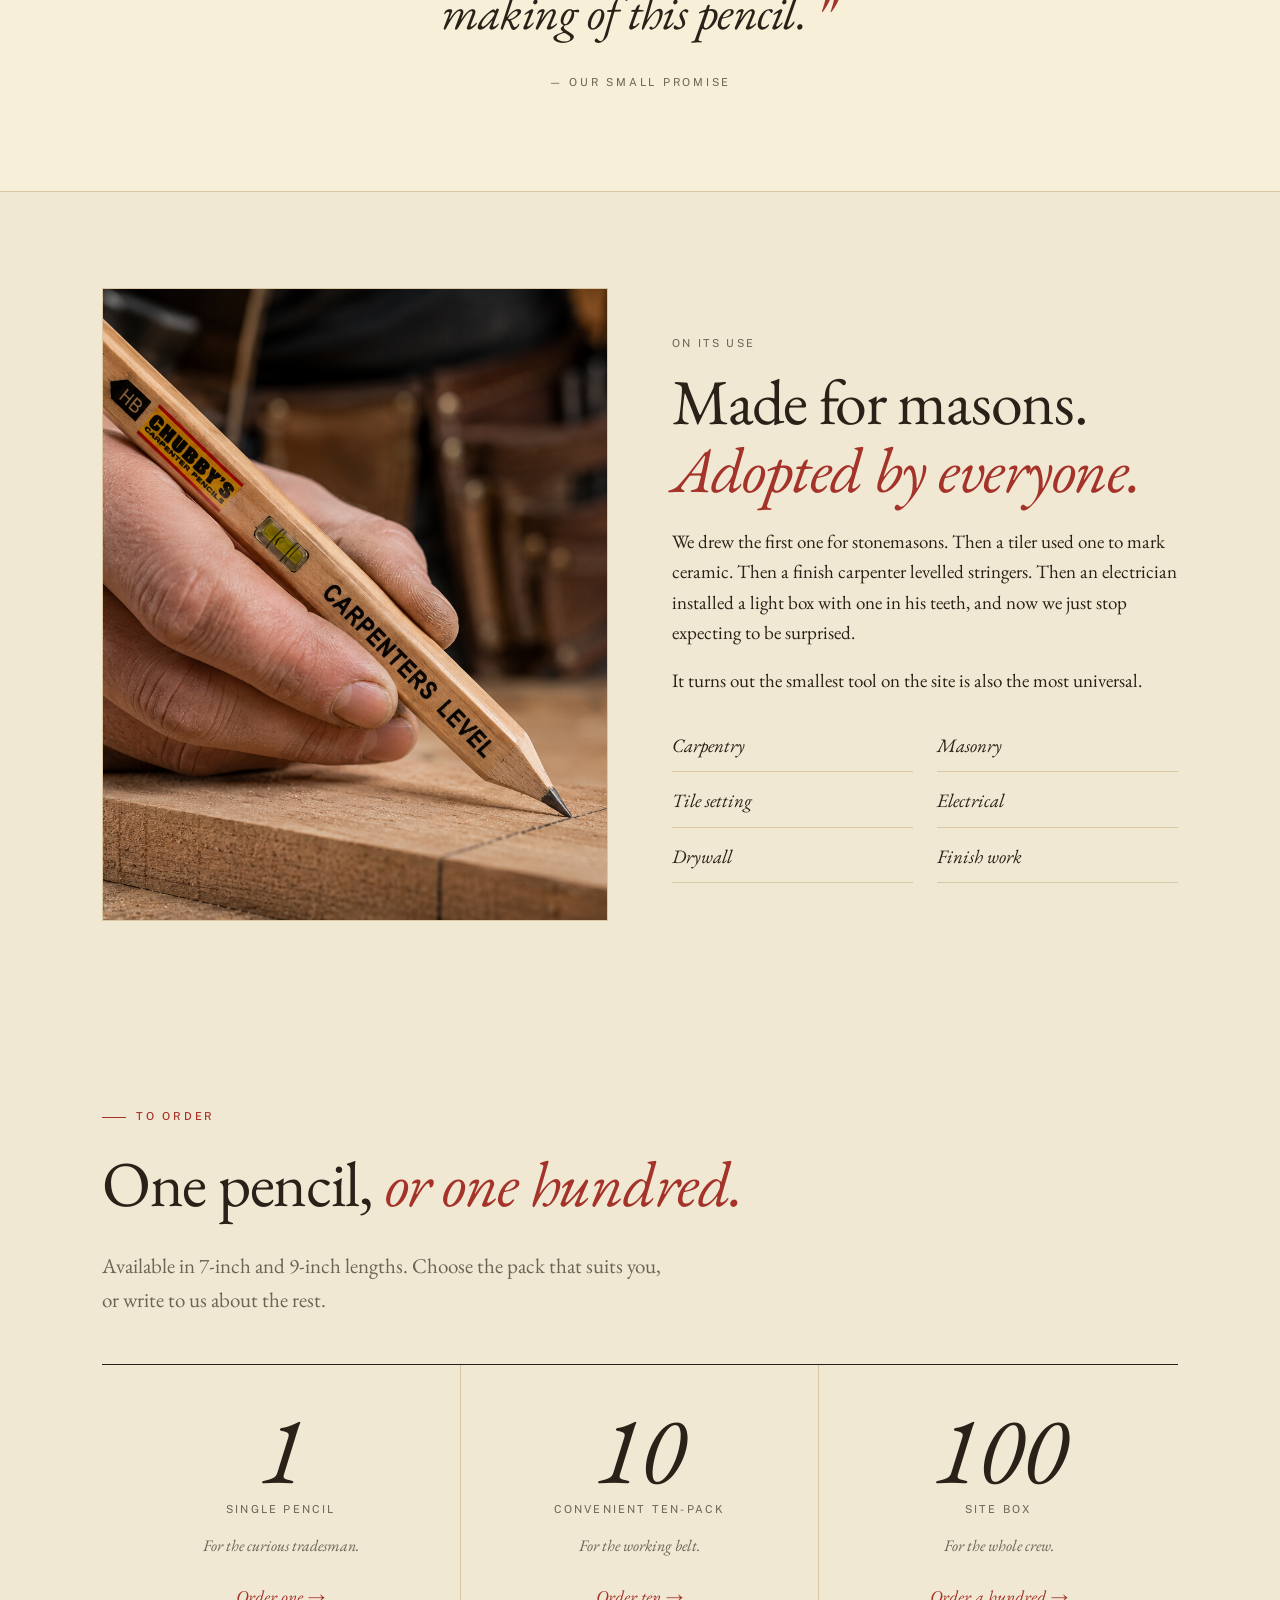
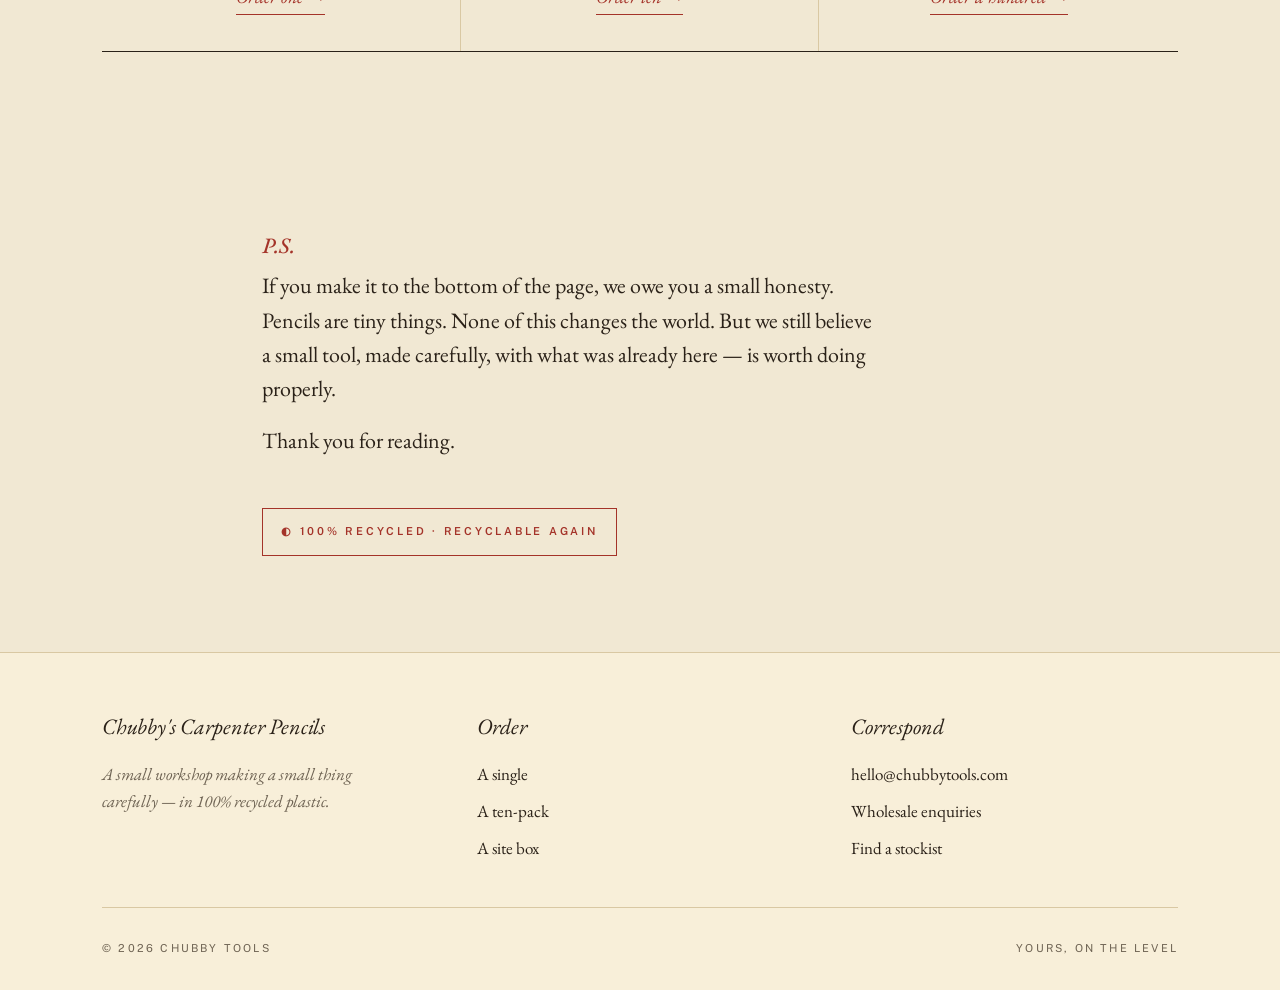
<file: project/05-letter.html>
<!doctype html>
<html lang="en" data-theme="light">
<head>
<meta charset="utf-8" />
<title>Chubby's — A Letter About a Small Tool</title>
<meta name="viewport" content="width=device-width, initial-scale=1" />
<link rel="preconnect" href="https://fonts.googleapis.com" />
<link rel="preconnect" href="https://fonts.gstatic.com" crossorigin />
<link href="https://fonts.googleapis.com/css2?family=EB+Garamond:ital,wght@0,400;0,500;0,600;1,400;1,500&family=Public+Sans:wght@400;500;600&display=swap" rel="stylesheet" />
<style>
  :root {
    --bg: #f1e8d3;
    --paper: #f8efd9;
    --ink: #2a2118;
    --ink-soft: #6e6353;
    --rule: #d9c8a3;
    --red: #a43329;
    --yellow: #d8aa1a;
    --highlight: #f0d672;
  }
  [data-theme="dark"] {
    --bg: #1a1410;
    --paper: #221a14;
    --ink: #f0e6d2;
    --ink-soft: #a89e8a;
    --rule: #3b302a;
    --red: #d85048;
    --yellow: #e3b428;
    --highlight: #5a4818;
  }
  * { box-sizing: border-box; }
  html, body { margin: 0; padding: 0; }
  body {
    font-family: 'EB Garamond', Georgia, serif;
    background: var(--bg); color: var(--ink);
    -webkit-font-smoothing: antialiased; line-height: 1.6;
    font-size: 19px;
    transition: background .35s ease, color .35s ease;
  }
  /* Subtle paper grain */
  body::before {
    content: ""; position: fixed; inset: 0; pointer-events: none; z-index: 0;
    background:
      radial-gradient(ellipse at top left, rgba(255,230,180,.18), transparent 60%),
      radial-gradient(ellipse at bottom right, rgba(255,180,140,.1), transparent 60%);
  }
  [data-theme="dark"] body::before {
    background:
      radial-gradient(ellipse at top left, rgba(255,200,120,.06), transparent 60%),
      radial-gradient(ellipse at bottom right, rgba(255,120,80,.04), transparent 60%);
  }
  .sans { font-family: 'Public Sans', system-ui, sans-serif; }
  .micro {
    font-family: 'Public Sans', sans-serif; font-size: 11px;
    letter-spacing: .2em; text-transform: uppercase; color: var(--ink-soft);
  }
  .wrap { max-width: 820px; margin: 0 auto; padding: 0 32px; position: relative; z-index: 1; }
  .wide { max-width: 1140px; margin: 0 auto; padding: 0 32px; position: relative; z-index: 1; }

  /* Header */
  header {
    padding: 24px 0;
    position: sticky; top: 0; z-index: 30;
    background: color-mix(in srgb, var(--bg) 92%, transparent);
    backdrop-filter: blur(8px);
    border-bottom: 1px solid var(--rule);
  }
  .nav { display: flex; align-items: center; gap: 24px; }
  .brand { display: flex; flex-direction: column; gap: 0; text-decoration: none; color: var(--ink); }
  .brand .name {
    font-family: 'EB Garamond', serif; font-style: italic;
    font-size: 26px; font-weight: 500; letter-spacing: -0.01em; line-height: 1;
  }
  .brand .sub {
    font-family: 'Public Sans', sans-serif; font-size: 10px;
    letter-spacing: .25em; text-transform: uppercase; color: var(--ink-soft);
    margin-top: 4px;
  }
  nav.links { display: flex; gap: 28px; margin-left: auto; }
  nav.links a {
    color: var(--ink); text-decoration: none;
    font-family: 'EB Garamond', serif; font-style: italic;
    font-size: 18px;
    border-bottom: 1px solid transparent;
    transition: border-color .15s;
  }
  nav.links a:hover { border-bottom-color: var(--red); }
  .theme-toggle {
    width: 54px; height: 28px; border-radius: 999px;
    background: transparent; border: 1px solid var(--rule);
    position: relative; cursor: pointer; padding: 0;
  }
  .theme-toggle .dot {
    position: absolute; top: 3px; left: 3px;
    width: 20px; height: 20px; border-radius: 50%;
    background: var(--yellow); border: 1px solid var(--red);
    transition: transform .3s cubic-bezier(.4,1.4,.6,1);
  }
  [data-theme="dark"] .theme-toggle .dot {
    transform: translateX(26px); background: var(--ink); border-color: var(--rule);
  }

  /* Hero — letter style */
  .letter { padding: 96px 0 64px; text-align: left; }
  .letter .salutation {
    font-style: italic; font-size: 22px;
    color: var(--ink-soft); margin-bottom: 24px;
  }
  .letter h1 {
    font-family: 'EB Garamond', serif; font-weight: 400;
    font-size: clamp(48px, 7vw, 92px); line-height: 1.05;
    letter-spacing: -0.02em; margin: 0 0 36px;
    text-wrap: balance;
  }
  .letter h1 em { font-style: italic; color: var(--red); }
  .letter .lead {
    font-size: 22px; line-height: 1.55; color: var(--ink);
    max-width: 60ch; margin: 0 0 24px;
  }
  .letter .lead::first-letter {
    font-size: 80px; line-height: .85; float: left;
    padding: 8px 14px 0 0;
    color: var(--red); font-weight: 500; font-style: italic;
  }
  .letter p { font-size: 20px; line-height: 1.65; color: var(--ink); max-width: 60ch; margin: 0 0 20px; }
  .letter .signoff {
    margin-top: 36px;
    font-family: 'EB Garamond', serif; font-style: italic;
    font-size: 22px;
  }
  .letter .signoff strong { display: block; margin-top: 6px; font-style: normal; font-weight: 500; }

  /* Featured photo */
  .feature-photo {
    margin: 80px auto;
    max-width: 1100px; padding: 0 32px; position: relative; z-index: 1;
  }
  .feature-photo .frame {
    aspect-ratio: 16/9; overflow: hidden;
    border: 1px solid var(--rule);
    background: var(--paper);
  }
  .feature-photo .frame img { width: 100%; height: 100%; object-fit: cover; display: block; }
  .feature-photo .caption {
    margin-top: 12px; display: flex; justify-content: space-between; align-items: baseline;
    font-family: 'EB Garamond', serif; font-style: italic;
    font-size: 16px; color: var(--ink-soft);
  }
  .feature-photo .caption .right { font-family: 'Public Sans', sans-serif; font-style: normal; font-size: 11px; letter-spacing: .2em; text-transform: uppercase; }

  /* Section */
  section { padding: 80px 0; }
  .sec-eyebrow {
    display: inline-flex; align-items: center; gap: 10px;
    font-family: 'Public Sans', sans-serif; font-size: 11px;
    letter-spacing: .25em; text-transform: uppercase; color: var(--red);
    margin-bottom: 24px; font-weight: 500;
  }
  .sec-eyebrow .mark { width: 24px; height: 1px; background: var(--red); }
  h2 {
    font-family: 'EB Garamond', serif; font-weight: 400;
    font-size: clamp(40px, 5vw, 64px); line-height: 1.05;
    letter-spacing: -0.02em; margin: 0 0 16px;
    text-wrap: balance;
  }
  h2 em { font-style: italic; color: var(--red); }
  .sec-lede { font-size: 21px; color: var(--ink-soft); max-width: 56ch; }

  /* Numbered list — virtues */
  .virtues { margin-top: 48px; border-top: 1px solid var(--rule); }
  .virtue {
    display: grid; grid-template-columns: 80px 1fr 1fr;
    gap: 32px; padding: 36px 0;
    border-bottom: 1px solid var(--rule);
    align-items: baseline;
  }
  .virtue .roman {
    font-family: 'EB Garamond', serif; font-style: italic;
    font-size: 28px; color: var(--red);
  }
  .virtue h3 {
    font-family: 'EB Garamond', serif; font-weight: 400;
    font-size: 32px; letter-spacing: -0.01em; margin: 0;
    line-height: 1.15;
  }
  .virtue p { color: var(--ink-soft); font-size: 18px; line-height: 1.55; margin: 0; }

  /* Pull quote */
  .quote-block {
    padding: 100px 0; text-align: center;
    background: var(--paper);
    border-top: 1px solid var(--rule);
    border-bottom: 1px solid var(--rule);
  }
  .quote-block blockquote {
    font-family: 'EB Garamond', serif; font-style: italic; font-weight: 400;
    font-size: clamp(28px, 4vw, 48px); line-height: 1.2;
    letter-spacing: -0.015em; margin: 0;
    max-width: 24ch; margin: 0 auto;
    text-wrap: balance;
  }
  .quote-block blockquote .mark { color: var(--red); font-size: 1.4em; line-height: 0; vertical-align: -0.2em; padding: 0 6px; }
  .quote-block .attrib {
    margin-top: 32px;
    font-family: 'Public Sans', sans-serif; font-size: 11px;
    letter-spacing: .25em; text-transform: uppercase; color: var(--ink-soft);
  }

  /* Two-column with image */
  .pair { padding: 96px 0; }
  .pair-grid { display: grid; grid-template-columns: 1fr 1fr; gap: 64px; align-items: center; }
  .pair-photo { aspect-ratio: 4/5; overflow: hidden; border: 1px solid var(--rule); }
  .pair-photo img { width: 100%; height: 100%; object-fit: cover; }
  .pair-text p { font-size: 19px; line-height: 1.6; color: var(--ink); margin: 0 0 18px; }
  .pair-text .micro { margin-bottom: 16px; display: inline-block; }
  .pair-text h2 { margin-bottom: 24px; }
  .pair-text .uses {
    margin-top: 24px;
    display: grid; grid-template-columns: 1fr 1fr; gap: 4px 24px;
  }
  .pair-text .uses li {
    list-style: none; padding: 10px 0;
    border-bottom: 1px solid var(--rule);
    font-family: 'EB Garamond', serif; font-style: italic; font-size: 19px;
  }
  .pair-text .uses { padding: 0; margin: 24px 0 0; }

  /* Sizes — letter style */
  .order { padding: 80px 0; }
  .order h2 { margin-bottom: 32px; }
  .order .sizes {
    display: grid; grid-template-columns: repeat(3, 1fr); gap: 0;
    border-top: 1px solid var(--ink);
    border-bottom: 1px solid var(--ink);
  }
  .order .sizes .col {
    padding: 36px 28px;
    border-right: 1px solid var(--rule);
    text-align: center;
  }
  .order .sizes .col:last-child { border-right: none; }
  .order .sizes .col .qty {
    font-family: 'EB Garamond', serif; font-weight: 400;
    font-size: 96px; line-height: 1; letter-spacing: -0.02em;
    color: var(--ink); margin-bottom: 4px;
  }
  .order .sizes .col .qty em { font-style: italic; }
  .order .sizes .col .qty-sub { font-family: 'Public Sans', sans-serif; font-size: 11px; letter-spacing: .2em; text-transform: uppercase; color: var(--ink-soft); margin-bottom: 14px; }
  .order .sizes .col .desc { font-size: 16px; color: var(--ink-soft); font-family: 'EB Garamond', serif; font-style: italic; margin-bottom: 24px; }
  .order .sizes .col a {
    display: inline-block; color: var(--red);
    text-decoration: none; font-family: 'EB Garamond', serif; font-style: italic;
    font-size: 18px; border-bottom: 1px solid var(--red); padding-bottom: 2px;
  }

  /* Postscript */
  .postscript { padding: 96px 0; }
  .postscript p {
    font-size: 22px; line-height: 1.55;
    max-width: 56ch; margin: 0 0 18px;
  }
  .postscript .label {
    font-family: 'EB Garamond', serif; font-style: italic;
    font-size: 22px; color: var(--red); font-weight: 500;
    display: block; margin-bottom: 6px;
  }
  .postscript .stamp {
    margin-top: 32px; display: inline-flex; align-items: center; gap: 12px;
    padding: 14px 18px; border: 1.5px solid var(--red); color: var(--red);
    font-family: 'Public Sans', sans-serif; font-size: 11px;
    letter-spacing: .25em; text-transform: uppercase; font-weight: 600;
  }

  /* Footer */
  footer {
    padding: 56px 0 32px; border-top: 1px solid var(--rule);
    background: var(--paper);
  }
  .foot-grid { display: grid; grid-template-columns: 1fr 1fr 1fr; gap: 48px; }
  .foot-grid h4 { font-family: 'EB Garamond', serif; font-style: italic; font-weight: 400; font-size: 22px; margin: 0 0 12px; }
  .foot-grid a { display: block; color: var(--ink); text-decoration: none; padding: 5px 0; font-size: 17px; font-family: 'EB Garamond', serif; }
  .foot-grid a:hover { color: var(--red); }
  .foot-bottom {
    display: flex; justify-content: space-between; align-items: center;
    padding-top: 32px; margin-top: 40px; border-top: 1px solid var(--rule);
    font-family: 'Public Sans', sans-serif; font-size: 11px;
    letter-spacing: .2em; text-transform: uppercase; color: var(--ink-soft);
  }

  @media (max-width: 760px) {
    .virtue { grid-template-columns: 1fr; gap: 8px; }
    .pair-grid { grid-template-columns: 1fr; }
    .order .sizes { grid-template-columns: 1fr; }
    .order .sizes .col { border-right: none; border-bottom: 1px solid var(--rule); }
    .foot-grid { grid-template-columns: 1fr; }
    nav.links { display: none; }
  }
</style>
</head>
<body>

<header>
  <div class="wide nav">
    <a href="#" class="brand">
      <span class="name">Chubby's</span>
      <span class="sub">Carpenter Pencils · Est. on the level</span>
    </a>
    <nav class="links">
      <a href="#story">The Story</a>
      <a href="#virtues">Virtues</a>
      <a href="#order">Order</a>
    </nav>
    <button class="theme-toggle" id="themeToggle" aria-label="Toggle theme">
      <span class="dot"></span>
    </button>
  </div>
</header>

<section class="letter">
  <div class="wrap">
    <div class="salutation">A letter from the workshop —</div>
    <h1>About a small thing, made <em>carefully.</em></h1>
    <p class="lead">A carpenter pencil shouldn't be the kind of object you think about. Ours isn't, most of the time. It sits in your apron, gets sharpened with a knife, levels a brick, marks a stud, snaps onto a piece of scaffold so it doesn't get lost in the dust.</p>
    <p>But ours is also entirely made of plastic that already had a life. Bottles, tubs, lids — collected, cleaned, and re-formed into the only carpenter pencil we know of that never cost a tree.</p>
    <p>If you've used a Chubby's, you already know. If you haven't, perhaps this letter will do.</p>
    <div class="signoff">
      Warmly,
      <strong>— The Chubby's Workshop</strong>
    </div>
  </div>
</section>

<div class="feature-photo">
  <div class="frame"><img src="assets/pencil-hero.png" alt="Chubby's carpenter pencil with built-in level on a wooden surface" /></div>
  <div class="caption">
    <span><em>The 9-inch, with bubble level and ruler.</em></span>
    <span class="right">Plate I</span>
  </div>
</div>

<section id="virtues">
  <div class="wrap">
    <div class="sec-eyebrow"><span class="mark"></span>The Virtues</div>
    <h2>Four small things, <em>each one earned.</em></h2>
    <p class="sec-lede">We didn't design a pencil to win awards. We designed one a mason would reach for first thing on a Monday. These are the four reasons they do.</p>

    <div class="virtues">
      <div class="virtue">
        <div class="roman">I.</div>
        <h3>It cost no trees.</h3>
        <p>The body is moulded from 100% recycled plastic. There is no virgin material, and there is, for once, no felled timber.</p>
      </div>
      <div class="virtue">
        <div class="roman">II.</div>
        <h3>It doesn't get lost.</h3>
        <p>An integrated magnet inside the body snaps the pencil to steel scaffold, joists, or the side of a toolbox. A small thing that saves an hour a week.</p>
      </div>
      <div class="virtue">
        <div class="roman">III.</div>
        <h3>Real graphite, not pressed lead.</h3>
        <p>Marks cleaner on rough timber, sharpens with a knife instead of crumbling, and lasts about three times as long as the ordinary stuff.</p>
      </div>
      <div class="virtue">
        <div class="roman">IV.</div>
        <h3>It fits where torpedo levels won't.</h3>
        <p>Originally drawn up for masons working tight to soffits. Carpenters and tile-setters found it shortly thereafter.</p>
      </div>
    </div>
  </div>
</section>

<section class="quote-block">
  <blockquote><span class="mark">"</span>No trees were hurt in the making of this pencil.<span class="mark">"</span></blockquote>
  <div class="attrib">— Our small promise</div>
</section>

<section class="pair" id="story">
  <div class="wide">
    <div class="pair-grid">
      <div class="pair-photo">
        <img src="assets/pencil-hand.png" alt="A carpenter marking timber with Chubby's pencil" />
      </div>
      <div class="pair-text">
        <span class="micro">On its use</span>
        <h2>Made for masons. <em>Adopted by everyone.</em></h2>
        <p>We drew the first one for stonemasons. Then a tiler used one to mark ceramic. Then a finish carpenter levelled stringers. Then an electrician installed a light box with one in his teeth, and now we just stop expecting to be surprised.</p>
        <p>It turns out the smallest tool on the site is also the most universal.</p>
        <ul class="uses">
          <li>Carpentry</li>
          <li>Masonry</li>
          <li>Tile setting</li>
          <li>Electrical</li>
          <li>Drywall</li>
          <li>Finish work</li>
        </ul>
      </div>
    </div>
  </div>
</section>

<section class="order" id="order">
  <div class="wide">
    <div class="sec-eyebrow"><span class="mark"></span>To order</div>
    <h2>One pencil, <em>or one hundred.</em></h2>
    <p class="sec-lede">Available in 7-inch and 9-inch lengths. Choose the pack that suits you, or write to us about the rest.</p>

    <div class="sizes" style="margin-top: 48px;">
      <div class="col">
        <div class="qty"><em>1</em></div>
        <div class="qty-sub">Single Pencil</div>
        <div class="desc">For the curious tradesman.</div>
        <a href="#">Order one →</a>
      </div>
      <div class="col">
        <div class="qty"><em>10</em></div>
        <div class="qty-sub">Convenient Ten-Pack</div>
        <div class="desc">For the working belt.</div>
        <a href="#">Order ten →</a>
      </div>
      <div class="col">
        <div class="qty"><em>100</em></div>
        <div class="qty-sub">Site Box</div>
        <div class="desc">For the whole crew.</div>
        <a href="#">Order a hundred →</a>
      </div>
    </div>
  </div>
</section>

<section class="postscript">
  <div class="wrap">
    <span class="label">P.S.</span>
    <p>If you make it to the bottom of the page, we owe you a small honesty. Pencils are tiny things. None of this changes the world. But we still believe a small tool, made carefully, with what was already here — is worth doing properly.</p>
    <p>Thank you for reading.</p>
    <span class="stamp">◐ 100% Recycled · Recyclable Again</span>
  </div>
</section>

<footer>
  <div class="wide">
    <div class="foot-grid">
      <div>
        <h4>Chubby's Carpenter Pencils</h4>
        <p style="color: var(--ink-soft); font-family: 'EB Garamond', serif; font-style: italic; font-size: 17px; max-width: 32ch;">A small workshop making a small thing carefully — in 100% recycled plastic.</p>
      </div>
      <div>
        <h4>Order</h4>
        <a href="#">A single</a>
        <a href="#">A ten-pack</a>
        <a href="#">A site box</a>
      </div>
      <div>
        <h4>Correspond</h4>
        <a href="#">hello@chubbytools.com</a>
        <a href="#">Wholesale enquiries</a>
        <a href="#">Find a stockist</a>
      </div>
    </div>
    <div class="foot-bottom">
      <span>© 2026 Chubby Tools</span>
      <span>Yours, on the level</span>
    </div>
  </div>
</footer>

<script>
  const root = document.documentElement;
  const saved = localStorage.getItem('chubby-theme-05');
  if (saved) root.setAttribute('data-theme', saved);
  document.getElementById('themeToggle').addEventListener('click', () => {
    const next = root.getAttribute('data-theme') === 'dark' ? 'light' : 'dark';
    root.setAttribute('data-theme', next);
    localStorage.setItem('chubby-theme-05', next);
  });
</script>

</body>
</html>
</file>
